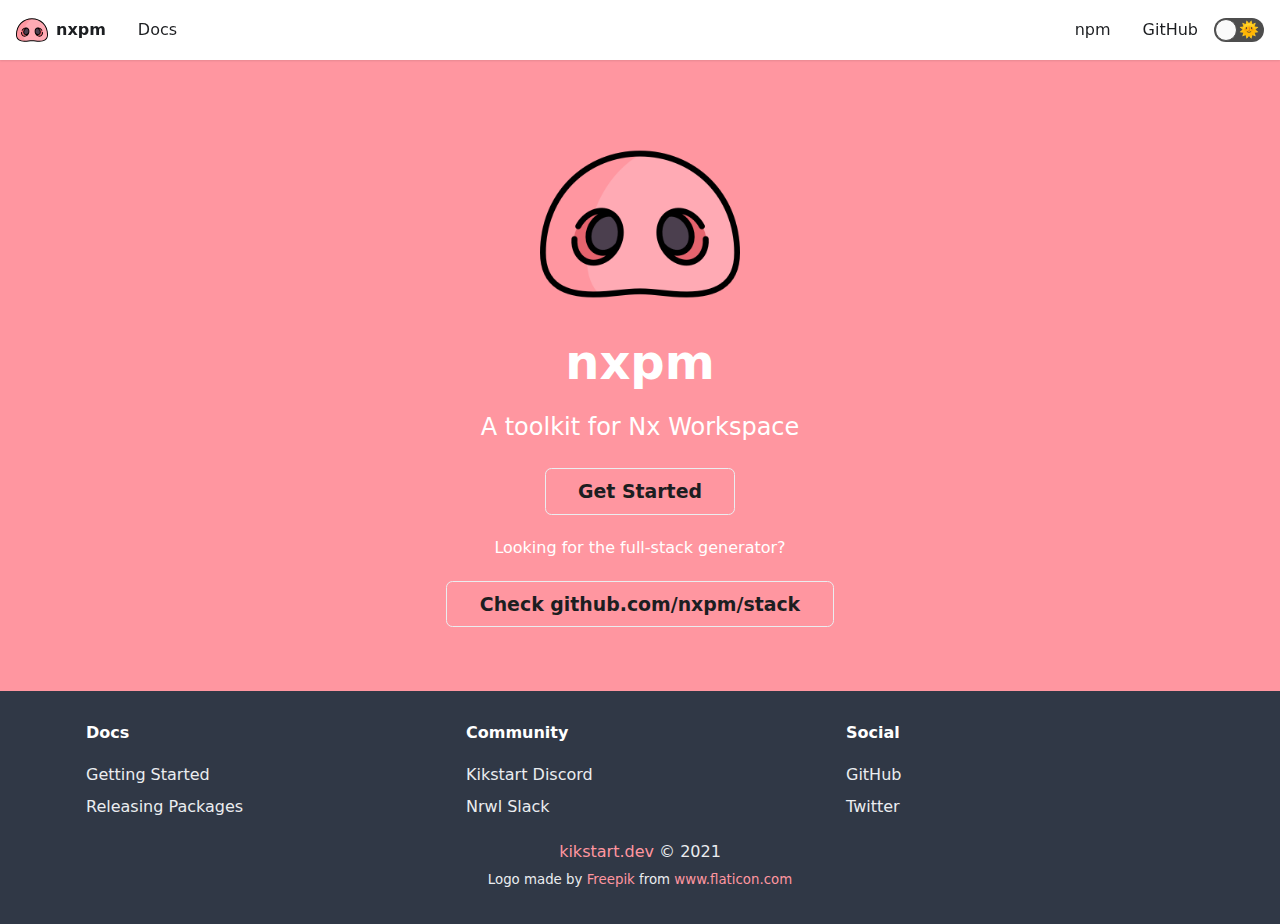
<file: index.html>
<!doctype html>
<html lang="en">
<head>
<meta charset="UTF-8">
<meta name="viewport" content="width=device-width">
<meta name="generator" content="Docusaurus v2.0.0-alpha.54">
<link rel="preconnect" href="https://www.google-analytics.com">
<script>window.ga=window.ga||function(){(ga.q=ga.q||[]).push(arguments)},ga.l=+new Date,ga("create","UA-166626980-1","auto"),ga("send","pageview")</script>
<script async src="https://www.google-analytics.com/analytics.js"></script>

<title data-react-helmet="true">nxpm - A toolkit for Nx Workspace | nxpm</title>

<meta data-react-helmet="true" property="og:title" content="nxpm - A toolkit for Nx Workspace | nxpm"><meta data-react-helmet="true" name="description" content="Tools to make the world-class [nx workspace](https://github.com/nrwl/nx) even more amazing!"><meta data-react-helmet="true" property="og:description" content="Tools to make the world-class [nx workspace](https://github.com/nrwl/nx) even more amazing!"><meta data-react-helmet="true" name="twitter:card" content="summary_large_image">

<link data-react-helmet="true" rel="shortcut icon" href="/img/favicon.ico">


<link rel="stylesheet" href="/styles.38c98b87.css">


<link rel="preload" href="/styles.613a000e.js" as="script">

<link rel="preload" href="/runtime~main.6638c79a.js" as="script">

<link rel="preload" href="/main.eb0fb56d.js" as="script">

<link rel="preload" href="/1.bcdec24c.js" as="script">

<link rel="preload" href="/2.22f0e47a.js" as="script">

<link rel="preload" href="/c4f5d8e4.8598afdd.js" as="script">

</head>
<body>
<script>!function(){function t(t){document.documentElement.setAttribute("data-theme",t)}var e=window.matchMedia("(prefers-color-scheme: dark)"),n=function(){var t=null;try{t=localStorage.getItem("theme")}catch(t){}return t}();null!==n?t(n):e.matches&&t("dark")}()</script>
<div id="__docusaurus">
<nav class="navbar navbar--light navbar--fixed-top"><div class="navbar__inner"><div class="navbar__items"><div aria-label="Navigation bar toggle" class="navbar__toggle" role="button" tabindex="0"><svg xmlns="http://www.w3.org/2000/svg" width="30" height="30" viewBox="0 0 30 30" role="img" focusable="false"><title>Menu</title><path stroke="currentColor" stroke-linecap="round" stroke-miterlimit="10" stroke-width="2" d="M4 7h22M4 15h22M4 23h22"></path></svg></div><a class="navbar__brand" href="/"><img class="navbar__logo" src="/img/logo.svg" alt="nxpm logo"><strong class="navbar__title">nxpm</strong></a><a class="navbar__item navbar__link" href="/docs/getting-started">Docs</a></div><div class="navbar__items navbar__items--right"><a target="_blank" rel="noopener noreferrer" href="https://www.npmjs.com/package/nxpm" class="navbar__item navbar__link">npm</a><a target="_blank" rel="noopener noreferrer" href="https://github.com/nxpm/nxpm-cli" class="navbar__item navbar__link">GitHub</a><div class="react-toggle react-toggle--disabled displayOnlyInLargeViewport_1gtM"><div class="react-toggle-track"><div class="react-toggle-track-check"><span class="toggle_keGJ moon_1gwN"></span></div><div class="react-toggle-track-x"><span class="toggle_keGJ sun_3CPA"></span></div></div><div class="react-toggle-thumb"></div><input type="checkbox" disabled="" aria-label="Dark mode toggle" class="react-toggle-screenreader-only"></div></div></div><div role="presentation" class="navbar-sidebar__backdrop"></div><div class="navbar-sidebar"><div class="navbar-sidebar__brand"><a class="navbar__brand" href="/"><img class="navbar__logo" src="/img/logo.svg" alt="nxpm logo"><strong class="navbar__title">nxpm</strong></a></div><div class="navbar-sidebar__items"><div class="menu"><ul class="menu__list"><li class="menu__list-item"><a class="menu__link" position="left" href="/docs/getting-started">Docs</a></li><li class="menu__list-item"><a target="_blank" rel="noopener noreferrer" href="https://www.npmjs.com/package/nxpm" class="menu__link" position="right">npm</a></li><li class="menu__list-item"><a target="_blank" rel="noopener noreferrer" href="https://github.com/nxpm/nxpm-cli" class="menu__link" position="right">GitHub</a></li></ul></div></div></div></nav><div class="main-wrapper"><header class="hero hero--primary heroBanner_1k0q"><div class="container"><img src="/img/logo.png" class="featureImage_2DG2" alt="nxpm logo made by Freepik from www.flaticon.com" title="pm does *not* stand for pig meat..."><h1 class="hero__title">nxpm</h1><p class="hero__subtitle">A toolkit for Nx Workspace</p><div class="buttons_2ydL"><a class="button button--outline button--secondary button--lg" href="/docs/getting-started">Get Started</a></div><div class="[object Object]"><div style="padding:20px">Looking for the full-stack generator?</div><div><a class="button button--outline button--secondary button--lg" to="https://github.com/nxpm/stack" href="https://github.com/nxpm/stack"> Check github.com/nxpm/stack</a></div></div></div></header><main></main></div><footer class="footer footer--dark"><div class="container"><div class="row footer__links"><div class="col footer__col"><h4 class="footer__title">Docs</h4><ul class="footer__items"><li class="footer__item"><a class="footer__link-item" href="/docs/getting-started">Getting Started</a></li><li class="footer__item"><a class="footer__link-item" href="/docs/guides/releasing-packages">Releasing Packages</a></li></ul></div><div class="col footer__col"><h4 class="footer__title">Community</h4><ul class="footer__items"><li class="footer__item"><a class="footer__link-item" target="_blank" rel="noopener noreferrer" href="https://discord.gg/RTgCpDd">Kikstart Discord</a></li><li class="footer__item"><a class="footer__link-item" target="_blank" rel="noopener noreferrer" href="https://join.slack.com/t/nrwlcommunity/shared_invite/zt-9oqftflu-gcpO8xpMCdBhxUWmtuwr~g">Nrwl Slack</a></li></ul></div><div class="col footer__col"><h4 class="footer__title">Social</h4><ul class="footer__items"><li class="footer__item"><a class="footer__link-item" target="_blank" rel="noopener noreferrer" href="https://github.com/nxpm">GitHub</a></li><li class="footer__item"><a class="footer__link-item" target="_blank" rel="noopener noreferrer" href="https://twitter.com/beeman_nl">Twitter</a></li></ul></div></div><div class="text--center"><div><a target="_blank" href="https://kikstart.dev">kikstart.dev</a> © 2021<br><small>Logo made by <a href="https://www.flaticon.com/authors/freepik" title="Freepik">Freepik</a> from <a href="https://www.flaticon.com/" title="Flaticon">www.flaticon.com</a></small></div></div></div></footer>
</div>

<script src="/styles.613a000e.js"></script>

<script src="/runtime~main.6638c79a.js"></script>

<script src="/main.eb0fb56d.js"></script>

<script src="/1.bcdec24c.js"></script>

<script src="/2.22f0e47a.js"></script>

<script src="/c4f5d8e4.8598afdd.js"></script>


</body>
</html>
</file>
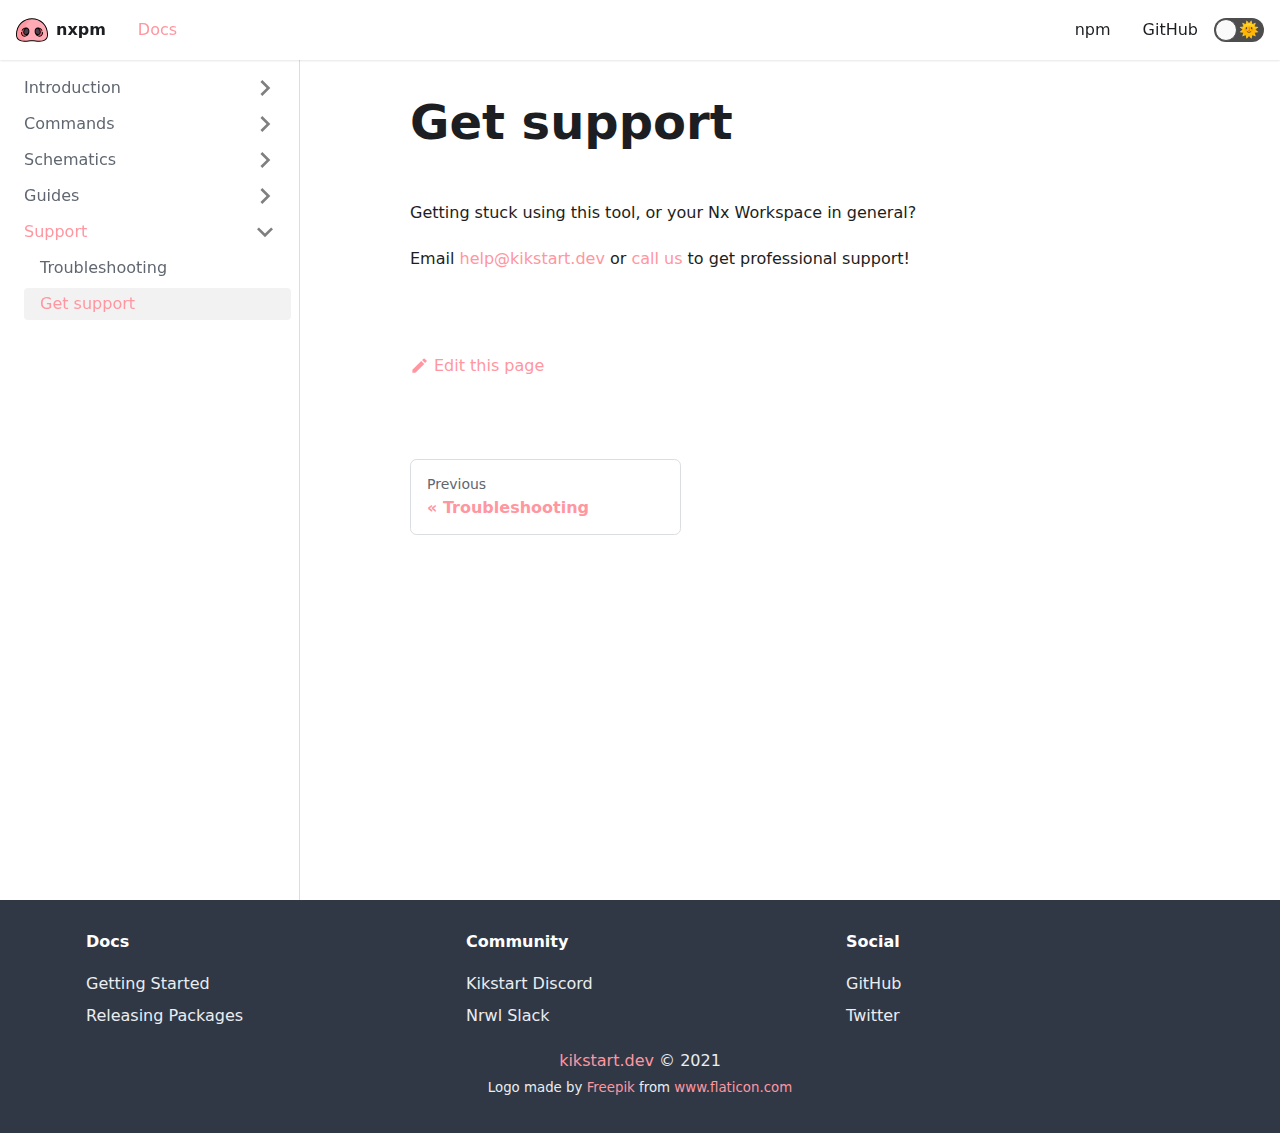
<file: docs/get-support/index.html>
<!doctype html>
<html lang="en">
<head>
<meta charset="UTF-8">
<meta name="viewport" content="width=device-width">
<meta name="generator" content="Docusaurus v2.0.0-alpha.54">
<link rel="preconnect" href="https://www.google-analytics.com">
<script>window.ga=window.ga||function(){(ga.q=ga.q||[]).push(arguments)},ga.l=+new Date,ga("create","UA-166626980-1","auto"),ga("send","pageview")</script>
<script async src="https://www.google-analytics.com/analytics.js"></script>

<title data-react-helmet="true">Get support | nxpm</title>

<meta data-react-helmet="true" name="twitter:card" content="summary_large_image"><meta data-react-helmet="true" property="og:title" content="Get support | nxpm"><meta data-react-helmet="true" name="description" content="Getting stuck using this tool, or your Nx Workspace in general?"><meta data-react-helmet="true" property="og:description" content="Getting stuck using this tool, or your Nx Workspace in general?"><meta data-react-helmet="true" property="og:url" content="https://nxpm.dev/docs/get-support">

<link data-react-helmet="true" rel="shortcut icon" href="/img/favicon.ico">


<link rel="stylesheet" href="/styles.38c98b87.css">


<link rel="preload" href="/styles.613a000e.js" as="script">

<link rel="preload" href="/runtime~main.6638c79a.js" as="script">

<link rel="preload" href="/main.eb0fb56d.js" as="script">

<link rel="preload" href="/1.bcdec24c.js" as="script">

<link rel="preload" href="/2.22f0e47a.js" as="script">

<link rel="preload" href="/20.19955015.js" as="script">

<link rel="preload" href="/20ac7829.060a9150.js" as="script">

<link rel="preload" href="/17896441.c4cf05bb.js" as="script">

<link rel="preload" href="/2b26d649.f4e87516.js" as="script">

</head>
<body>
<script>!function(){function t(t){document.documentElement.setAttribute("data-theme",t)}var e=window.matchMedia("(prefers-color-scheme: dark)"),n=function(){var t=null;try{t=localStorage.getItem("theme")}catch(t){}return t}();null!==n?t(n):e.matches&&t("dark")}()</script>
<div id="__docusaurus">
<nav class="navbar navbar--light navbar--fixed-top"><div class="navbar__inner"><div class="navbar__items"><div aria-label="Navigation bar toggle" class="navbar__toggle" role="button" tabindex="0"><svg xmlns="http://www.w3.org/2000/svg" width="30" height="30" viewBox="0 0 30 30" role="img" focusable="false"><title>Menu</title><path stroke="currentColor" stroke-linecap="round" stroke-miterlimit="10" stroke-width="2" d="M4 7h22M4 15h22M4 23h22"></path></svg></div><a class="navbar__brand" href="/"><img class="navbar__logo" src="/img/logo.svg" alt="nxpm logo"><strong class="navbar__title">nxpm</strong></a><a aria-current="page" class="navbar__item navbar__link navbar__link--active" href="/docs/getting-started">Docs</a></div><div class="navbar__items navbar__items--right"><a target="_blank" rel="noopener noreferrer" href="https://www.npmjs.com/package/nxpm" class="navbar__item navbar__link">npm</a><a target="_blank" rel="noopener noreferrer" href="https://github.com/nxpm/nxpm-cli" class="navbar__item navbar__link">GitHub</a><div class="react-toggle react-toggle--disabled displayOnlyInLargeViewport_1gtM"><div class="react-toggle-track"><div class="react-toggle-track-check"><span class="toggle_keGJ moon_1gwN"></span></div><div class="react-toggle-track-x"><span class="toggle_keGJ sun_3CPA"></span></div></div><div class="react-toggle-thumb"></div><input type="checkbox" disabled="" aria-label="Dark mode toggle" class="react-toggle-screenreader-only"></div></div></div><div role="presentation" class="navbar-sidebar__backdrop"></div><div class="navbar-sidebar"><div class="navbar-sidebar__brand"><a class="navbar__brand" href="/"><img class="navbar__logo" src="/img/logo.svg" alt="nxpm logo"><strong class="navbar__title">nxpm</strong></a></div><div class="navbar-sidebar__items"><div class="menu"><ul class="menu__list"><li class="menu__list-item"><a aria-current="page" class="menu__link navbar__link--active" position="left" href="/docs/getting-started">Docs</a></li><li class="menu__list-item"><a target="_blank" rel="noopener noreferrer" href="https://www.npmjs.com/package/nxpm" class="menu__link" position="right">npm</a></li><li class="menu__list-item"><a target="_blank" rel="noopener noreferrer" href="https://github.com/nxpm/nxpm-cli" class="menu__link" position="right">GitHub</a></li></ul></div></div></div></nav><div class="main-wrapper"><div class="docPage_1kjD"><div class="docSidebarContainer_1cYp"><div class="sidebar_1kLs"><div class="menu menu--responsive menu_w2sC"><button aria-label="Open Menu" aria-haspopup="true" class="button button--secondary button--sm menu__button" type="button"><svg aria-label="Menu" class="sidebarMenuIcon_2vk4" xmlns="http://www.w3.org/2000/svg" height="24" width="24" viewBox="0 0 32 32" role="img" focusable="false"><title>Menu</title><path stroke="currentColor" stroke-linecap="round" stroke-miterlimit="10" stroke-width="2" d="M4 7h22M4 15h22M4 23h22"></path></svg></button><ul class="menu__list"><li class="menu__list-item menu__list-item--collapsed"><a class="menu__link menu__link--sublist" href="#!">Introduction</a><ul class="menu__list"><li class="menu__list-item"><a class="menu__link" tabindex="-1" href="/docs/getting-started">Getting Started</a></li><li class="menu__list-item"><a class="menu__link" tabindex="-1" href="/docs/installation">Installation</a></li><li class="menu__list-item"><a class="menu__link" tabindex="-1" href="/docs/usage">Usage</a></li></ul></li><li class="menu__list-item menu__list-item--collapsed"><a class="menu__link menu__link--sublist" href="#!">Commands</a><ul class="menu__list"><li class="menu__list-item"><a class="menu__link" tabindex="-1" href="/docs/commands/plugins">plugins</a></li><li class="menu__list-item"><a class="menu__link" tabindex="-1" href="/docs/commands/projects">projects</a></li><li class="menu__list-item"><a class="menu__link" tabindex="-1" href="/docs/commands/registry">registry</a></li><li class="menu__list-item"><a class="menu__link" tabindex="-1" href="/docs/commands/release">release</a></li></ul></li><li class="menu__list-item menu__list-item--collapsed"><a class="menu__link menu__link--sublist" href="#!">Schematics</a><ul class="menu__list"><li class="menu__list-item"><a class="menu__link" tabindex="-1" href="/docs/schematics/schematics-library">schematics-library</a></li></ul></li><li class="menu__list-item menu__list-item--collapsed"><a class="menu__link menu__link--sublist" href="#!">Guides</a><ul class="menu__list"><li class="menu__list-item"><a class="menu__link" tabindex="-1" href="/docs/guides/releasing-packages">Releasing packages</a></li></ul></li><li class="menu__list-item"><a class="menu__link menu__link--sublist menu__link--active" href="#!">Support</a><ul class="menu__list"><li class="menu__list-item"><a class="menu__link" tabindex="0" href="/docs/troubleshooting">Troubleshooting</a></li><li class="menu__list-item"><a aria-current="page" class="menu__link menu__link--active" tabindex="0" href="/docs/get-support">Get support</a></li></ul></li></ul></div></div></div><main class="docMainContainer_FFX1"><div class="container padding-vert--lg docItemWrapper_1cc7"><div class="row"><div class="col docItemCol_2GOA"><div class="docItemContainer_2cwg"><article><header><h1 class="docTitle_1vWb">Get support</h1></header><div class="markdown"><p>Getting stuck using this tool, or your Nx Workspace in general?</p><p>Email <a href="mailto:help@kikstart.dev">help@kikstart.dev</a> or <a href="tel:+15409233626">call us</a> to get professional support!</p></div></article><div class="margin-vert--xl"><div class="row"><div class="col"><a href="https://github.com/nxpm/nxpm/edit/master/apps/docs/docs/get-support.md" target="_blank" rel="noreferrer noopener"><svg fill="currentColor" height="1.2em" width="1.2em" preserveAspectRatio="xMidYMid meet" viewBox="0 0 40 40" style="margin-right:0.3em;vertical-align:sub"><g><path d="m34.5 11.7l-3 3.1-6.3-6.3 3.1-3q0.5-0.5 1.2-0.5t1.1 0.5l3.9 3.9q0.5 0.4 0.5 1.1t-0.5 1.2z m-29.5 17.1l18.4-18.5 6.3 6.3-18.4 18.4h-6.3v-6.2z"></path></g></svg>Edit this page</a></div></div></div><div class="margin-vert--lg"><nav class="pagination-nav"><div class="pagination-nav__item"><a class="pagination-nav__link" href="/docs/troubleshooting"><div class="pagination-nav__link--sublabel">Previous</div><div class="pagination-nav__link--label">« Troubleshooting</div></a></div><div class="pagination-nav__item pagination-nav__item--next"></div></nav></div></div></div><div class="col col--3"><div class="tableOfContents_TbNY"></div></div></div></div></main></div></div><footer class="footer footer--dark"><div class="container"><div class="row footer__links"><div class="col footer__col"><h4 class="footer__title">Docs</h4><ul class="footer__items"><li class="footer__item"><a class="footer__link-item" href="/docs/getting-started">Getting Started</a></li><li class="footer__item"><a class="footer__link-item" href="/docs/guides/releasing-packages">Releasing Packages</a></li></ul></div><div class="col footer__col"><h4 class="footer__title">Community</h4><ul class="footer__items"><li class="footer__item"><a class="footer__link-item" target="_blank" rel="noopener noreferrer" href="https://discord.gg/RTgCpDd">Kikstart Discord</a></li><li class="footer__item"><a class="footer__link-item" target="_blank" rel="noopener noreferrer" href="https://join.slack.com/t/nrwlcommunity/shared_invite/zt-9oqftflu-gcpO8xpMCdBhxUWmtuwr~g">Nrwl Slack</a></li></ul></div><div class="col footer__col"><h4 class="footer__title">Social</h4><ul class="footer__items"><li class="footer__item"><a class="footer__link-item" target="_blank" rel="noopener noreferrer" href="https://github.com/nxpm">GitHub</a></li><li class="footer__item"><a class="footer__link-item" target="_blank" rel="noopener noreferrer" href="https://twitter.com/beeman_nl">Twitter</a></li></ul></div></div><div class="text--center"><div><a target="_blank" href="https://kikstart.dev">kikstart.dev</a> © 2021<br><small>Logo made by <a href="https://www.flaticon.com/authors/freepik" title="Freepik">Freepik</a> from <a href="https://www.flaticon.com/" title="Flaticon">www.flaticon.com</a></small></div></div></div></footer>
</div>

<script src="/styles.613a000e.js"></script>

<script src="/runtime~main.6638c79a.js"></script>

<script src="/main.eb0fb56d.js"></script>

<script src="/1.bcdec24c.js"></script>

<script src="/2.22f0e47a.js"></script>

<script src="/20.19955015.js"></script>

<script src="/20ac7829.060a9150.js"></script>

<script src="/17896441.c4cf05bb.js"></script>

<script src="/2b26d649.f4e87516.js"></script>


</body>
</html>
</file>
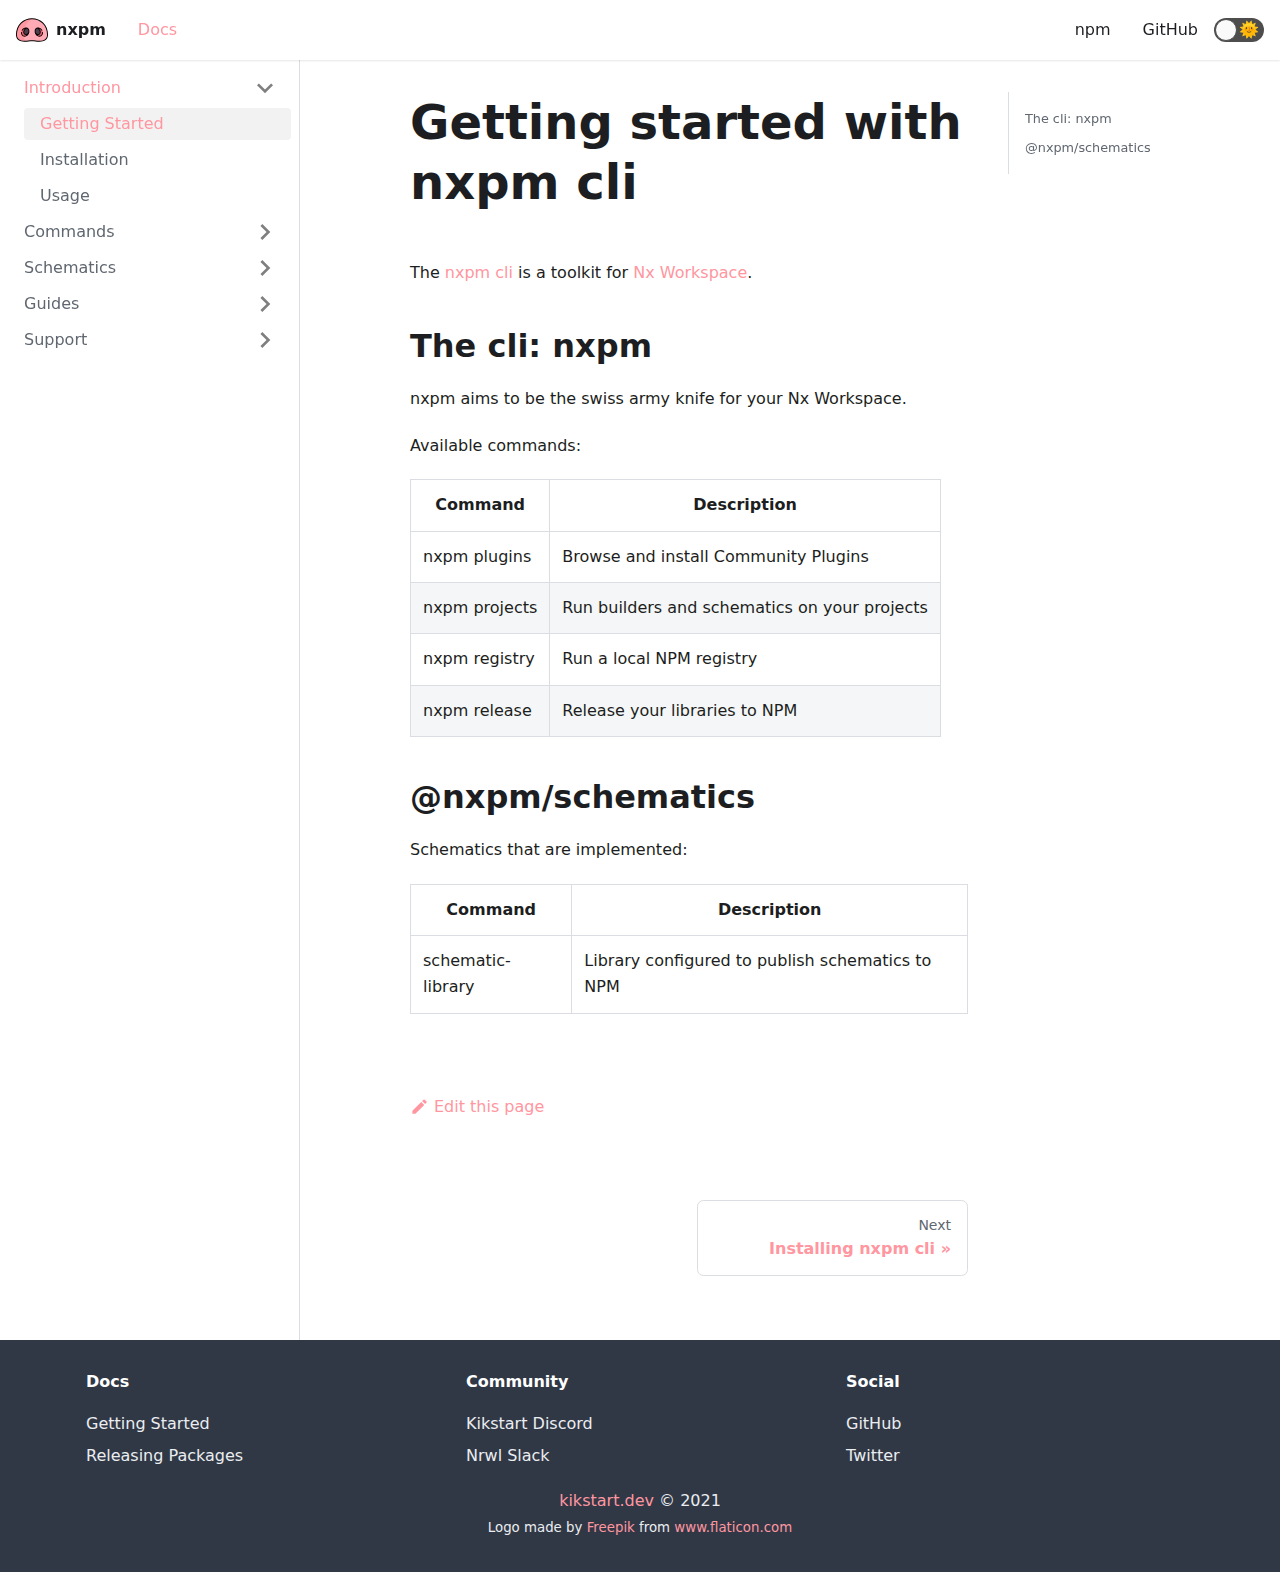
<file: docs/getting-started/index.html>
<!doctype html>
<html lang="en">
<head>
<meta charset="UTF-8">
<meta name="viewport" content="width=device-width">
<meta name="generator" content="Docusaurus v2.0.0-alpha.54">
<link rel="preconnect" href="https://www.google-analytics.com">
<script>window.ga=window.ga||function(){(ga.q=ga.q||[]).push(arguments)},ga.l=+new Date,ga("create","UA-166626980-1","auto"),ga("send","pageview")</script>
<script async src="https://www.google-analytics.com/analytics.js"></script>

<title data-react-helmet="true">Getting started with nxpm cli | nxpm</title>

<meta data-react-helmet="true" name="twitter:card" content="summary_large_image"><meta data-react-helmet="true" property="og:title" content="Getting started with nxpm cli | nxpm"><meta data-react-helmet="true" name="description" content="The [nxpm cli](https://www.npmjs.com/package/nxpm) is a toolkit for [Nx Workspace](https://github.com/nrwl/nx/)."><meta data-react-helmet="true" property="og:description" content="The [nxpm cli](https://www.npmjs.com/package/nxpm) is a toolkit for [Nx Workspace](https://github.com/nrwl/nx/)."><meta data-react-helmet="true" property="og:url" content="https://nxpm.dev/docs/getting-started">

<link data-react-helmet="true" rel="shortcut icon" href="/img/favicon.ico">


<link rel="stylesheet" href="/styles.38c98b87.css">


<link rel="preload" href="/styles.613a000e.js" as="script">

<link rel="preload" href="/runtime~main.6638c79a.js" as="script">

<link rel="preload" href="/main.eb0fb56d.js" as="script">

<link rel="preload" href="/1.bcdec24c.js" as="script">

<link rel="preload" href="/2.22f0e47a.js" as="script">

<link rel="preload" href="/20.19955015.js" as="script">

<link rel="preload" href="/20ac7829.060a9150.js" as="script">

<link rel="preload" href="/17896441.c4cf05bb.js" as="script">

<link rel="preload" href="/d589d3a7.8f867848.js" as="script">

</head>
<body>
<script>!function(){function t(t){document.documentElement.setAttribute("data-theme",t)}var e=window.matchMedia("(prefers-color-scheme: dark)"),n=function(){var t=null;try{t=localStorage.getItem("theme")}catch(t){}return t}();null!==n?t(n):e.matches&&t("dark")}()</script>
<div id="__docusaurus">
<nav class="navbar navbar--light navbar--fixed-top"><div class="navbar__inner"><div class="navbar__items"><div aria-label="Navigation bar toggle" class="navbar__toggle" role="button" tabindex="0"><svg xmlns="http://www.w3.org/2000/svg" width="30" height="30" viewBox="0 0 30 30" role="img" focusable="false"><title>Menu</title><path stroke="currentColor" stroke-linecap="round" stroke-miterlimit="10" stroke-width="2" d="M4 7h22M4 15h22M4 23h22"></path></svg></div><a class="navbar__brand" href="/"><img class="navbar__logo" src="/img/logo.svg" alt="nxpm logo"><strong class="navbar__title">nxpm</strong></a><a aria-current="page" class="navbar__item navbar__link navbar__link--active" href="/docs/getting-started">Docs</a></div><div class="navbar__items navbar__items--right"><a target="_blank" rel="noopener noreferrer" href="https://www.npmjs.com/package/nxpm" class="navbar__item navbar__link">npm</a><a target="_blank" rel="noopener noreferrer" href="https://github.com/nxpm/nxpm-cli" class="navbar__item navbar__link">GitHub</a><div class="react-toggle react-toggle--disabled displayOnlyInLargeViewport_1gtM"><div class="react-toggle-track"><div class="react-toggle-track-check"><span class="toggle_keGJ moon_1gwN"></span></div><div class="react-toggle-track-x"><span class="toggle_keGJ sun_3CPA"></span></div></div><div class="react-toggle-thumb"></div><input type="checkbox" disabled="" aria-label="Dark mode toggle" class="react-toggle-screenreader-only"></div></div></div><div role="presentation" class="navbar-sidebar__backdrop"></div><div class="navbar-sidebar"><div class="navbar-sidebar__brand"><a class="navbar__brand" href="/"><img class="navbar__logo" src="/img/logo.svg" alt="nxpm logo"><strong class="navbar__title">nxpm</strong></a></div><div class="navbar-sidebar__items"><div class="menu"><ul class="menu__list"><li class="menu__list-item"><a aria-current="page" class="menu__link navbar__link--active" position="left" href="/docs/getting-started">Docs</a></li><li class="menu__list-item"><a target="_blank" rel="noopener noreferrer" href="https://www.npmjs.com/package/nxpm" class="menu__link" position="right">npm</a></li><li class="menu__list-item"><a target="_blank" rel="noopener noreferrer" href="https://github.com/nxpm/nxpm-cli" class="menu__link" position="right">GitHub</a></li></ul></div></div></div></nav><div class="main-wrapper"><div class="docPage_1kjD"><div class="docSidebarContainer_1cYp"><div class="sidebar_1kLs"><div class="menu menu--responsive menu_w2sC"><button aria-label="Open Menu" aria-haspopup="true" class="button button--secondary button--sm menu__button" type="button"><svg aria-label="Menu" class="sidebarMenuIcon_2vk4" xmlns="http://www.w3.org/2000/svg" height="24" width="24" viewBox="0 0 32 32" role="img" focusable="false"><title>Menu</title><path stroke="currentColor" stroke-linecap="round" stroke-miterlimit="10" stroke-width="2" d="M4 7h22M4 15h22M4 23h22"></path></svg></button><ul class="menu__list"><li class="menu__list-item"><a class="menu__link menu__link--sublist menu__link--active" href="#!">Introduction</a><ul class="menu__list"><li class="menu__list-item"><a aria-current="page" class="menu__link menu__link--active" tabindex="0" href="/docs/getting-started">Getting Started</a></li><li class="menu__list-item"><a class="menu__link" tabindex="0" href="/docs/installation">Installation</a></li><li class="menu__list-item"><a class="menu__link" tabindex="0" href="/docs/usage">Usage</a></li></ul></li><li class="menu__list-item menu__list-item--collapsed"><a class="menu__link menu__link--sublist" href="#!">Commands</a><ul class="menu__list"><li class="menu__list-item"><a class="menu__link" tabindex="-1" href="/docs/commands/plugins">plugins</a></li><li class="menu__list-item"><a class="menu__link" tabindex="-1" href="/docs/commands/projects">projects</a></li><li class="menu__list-item"><a class="menu__link" tabindex="-1" href="/docs/commands/registry">registry</a></li><li class="menu__list-item"><a class="menu__link" tabindex="-1" href="/docs/commands/release">release</a></li></ul></li><li class="menu__list-item menu__list-item--collapsed"><a class="menu__link menu__link--sublist" href="#!">Schematics</a><ul class="menu__list"><li class="menu__list-item"><a class="menu__link" tabindex="-1" href="/docs/schematics/schematics-library">schematics-library</a></li></ul></li><li class="menu__list-item menu__list-item--collapsed"><a class="menu__link menu__link--sublist" href="#!">Guides</a><ul class="menu__list"><li class="menu__list-item"><a class="menu__link" tabindex="-1" href="/docs/guides/releasing-packages">Releasing packages</a></li></ul></li><li class="menu__list-item menu__list-item--collapsed"><a class="menu__link menu__link--sublist" href="#!">Support</a><ul class="menu__list"><li class="menu__list-item"><a class="menu__link" tabindex="-1" href="/docs/troubleshooting">Troubleshooting</a></li><li class="menu__list-item"><a class="menu__link" tabindex="-1" href="/docs/get-support">Get support</a></li></ul></li></ul></div></div></div><main class="docMainContainer_FFX1"><div class="container padding-vert--lg docItemWrapper_1cc7"><div class="row"><div class="col docItemCol_2GOA"><div class="docItemContainer_2cwg"><article><header><h1 class="docTitle_1vWb">Getting started with nxpm cli</h1></header><div class="markdown"><p>The <a href="https://www.npmjs.com/package/nxpm">nxpm cli</a> is a toolkit for <a href="https://github.com/nrwl/nx/">Nx Workspace</a>.</p><h2><a aria-hidden="true" tabindex="-1" class="anchor enhancedAnchor_ZqCz" id="the-cli-nxpm"></a><a aria-hidden="true" tabindex="-1" class="hash-link" href="#the-cli-nxpm" title="Direct link to heading">#</a>The cli: nxpm</h2><p>nxpm aims to be the swiss army knife for your Nx Workspace.</p><p>Available commands:</p><table><thead><tr><th>Command</th><th>Description</th></tr></thead><tbody><tr><td>nxpm plugins</td><td>Browse and install Community Plugins</td></tr><tr><td>nxpm projects</td><td>Run builders and schematics on your projects</td></tr><tr><td>nxpm registry</td><td>Run a local NPM registry</td></tr><tr><td>nxpm release</td><td>Release your libraries to NPM</td></tr></tbody></table><h2><a aria-hidden="true" tabindex="-1" class="anchor enhancedAnchor_ZqCz" id="nxpmschematics"></a><a aria-hidden="true" tabindex="-1" class="hash-link" href="#nxpmschematics" title="Direct link to heading">#</a>@nxpm/schematics</h2><p>Schematics that are implemented:</p><table><thead><tr><th>Command</th><th>Description</th></tr></thead><tbody><tr><td>schematic-library</td><td>Library configured to publish schematics to NPM</td></tr></tbody></table></div></article><div class="margin-vert--xl"><div class="row"><div class="col"><a href="https://github.com/nxpm/nxpm/edit/master/apps/docs/docs/getting-started.md" target="_blank" rel="noreferrer noopener"><svg fill="currentColor" height="1.2em" width="1.2em" preserveAspectRatio="xMidYMid meet" viewBox="0 0 40 40" style="margin-right:0.3em;vertical-align:sub"><g><path d="m34.5 11.7l-3 3.1-6.3-6.3 3.1-3q0.5-0.5 1.2-0.5t1.1 0.5l3.9 3.9q0.5 0.4 0.5 1.1t-0.5 1.2z m-29.5 17.1l18.4-18.5 6.3 6.3-18.4 18.4h-6.3v-6.2z"></path></g></svg>Edit this page</a></div></div></div><div class="margin-vert--lg"><nav class="pagination-nav"><div class="pagination-nav__item"></div><div class="pagination-nav__item pagination-nav__item--next"><a class="pagination-nav__link" href="/docs/installation"><div class="pagination-nav__link--sublabel">Next</div><div class="pagination-nav__link--label">Installing nxpm cli »</div></a></div></nav></div></div></div><div class="col col--3"><div class="tableOfContents_TbNY"><ul class="contents contents__left-border"><li><a href="#the-cli-nxpm" class="contents__link">The cli: nxpm</a></li><li><a href="#nxpmschematics" class="contents__link">@nxpm/schematics</a></li></ul></div></div></div></div></main></div></div><footer class="footer footer--dark"><div class="container"><div class="row footer__links"><div class="col footer__col"><h4 class="footer__title">Docs</h4><ul class="footer__items"><li class="footer__item"><a class="footer__link-item" href="/docs/getting-started">Getting Started</a></li><li class="footer__item"><a class="footer__link-item" href="/docs/guides/releasing-packages">Releasing Packages</a></li></ul></div><div class="col footer__col"><h4 class="footer__title">Community</h4><ul class="footer__items"><li class="footer__item"><a class="footer__link-item" target="_blank" rel="noopener noreferrer" href="https://discord.gg/RTgCpDd">Kikstart Discord</a></li><li class="footer__item"><a class="footer__link-item" target="_blank" rel="noopener noreferrer" href="https://join.slack.com/t/nrwlcommunity/shared_invite/zt-9oqftflu-gcpO8xpMCdBhxUWmtuwr~g">Nrwl Slack</a></li></ul></div><div class="col footer__col"><h4 class="footer__title">Social</h4><ul class="footer__items"><li class="footer__item"><a class="footer__link-item" target="_blank" rel="noopener noreferrer" href="https://github.com/nxpm">GitHub</a></li><li class="footer__item"><a class="footer__link-item" target="_blank" rel="noopener noreferrer" href="https://twitter.com/beeman_nl">Twitter</a></li></ul></div></div><div class="text--center"><div><a target="_blank" href="https://kikstart.dev">kikstart.dev</a> © 2021<br><small>Logo made by <a href="https://www.flaticon.com/authors/freepik" title="Freepik">Freepik</a> from <a href="https://www.flaticon.com/" title="Flaticon">www.flaticon.com</a></small></div></div></div></footer>
</div>

<script src="/styles.613a000e.js"></script>

<script src="/runtime~main.6638c79a.js"></script>

<script src="/main.eb0fb56d.js"></script>

<script src="/1.bcdec24c.js"></script>

<script src="/2.22f0e47a.js"></script>

<script src="/20.19955015.js"></script>

<script src="/20ac7829.060a9150.js"></script>

<script src="/17896441.c4cf05bb.js"></script>

<script src="/d589d3a7.8f867848.js"></script>


</body>
</html>
</file>
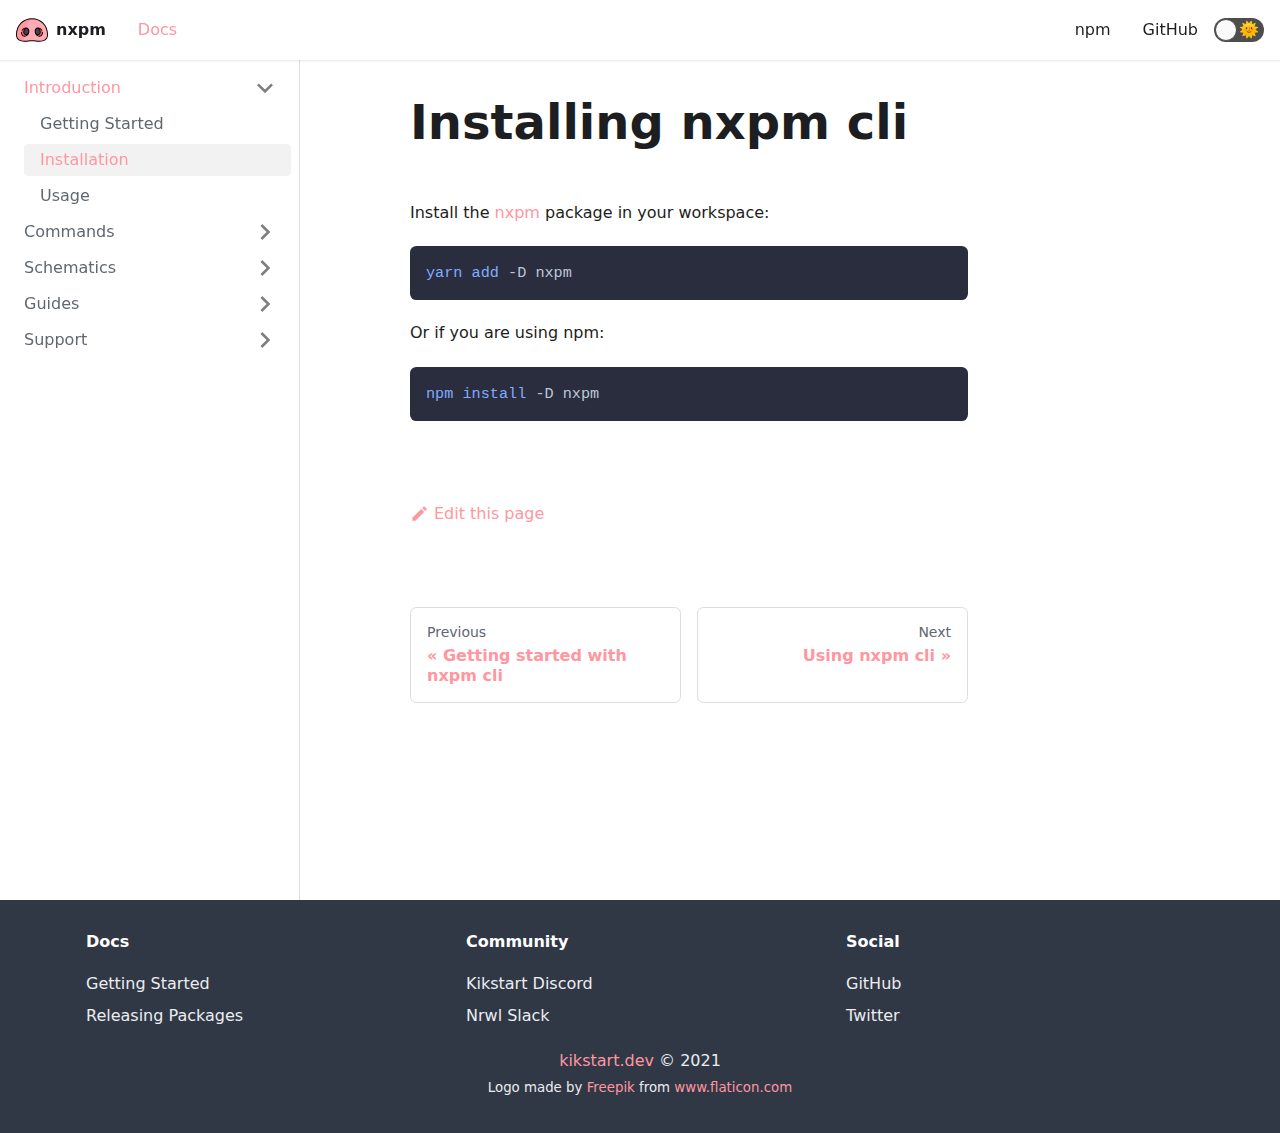
<file: docs/installation/index.html>
<!doctype html>
<html lang="en">
<head>
<meta charset="UTF-8">
<meta name="viewport" content="width=device-width">
<meta name="generator" content="Docusaurus v2.0.0-alpha.54">
<link rel="preconnect" href="https://www.google-analytics.com">
<script>window.ga=window.ga||function(){(ga.q=ga.q||[]).push(arguments)},ga.l=+new Date,ga("create","UA-166626980-1","auto"),ga("send","pageview")</script>
<script async src="https://www.google-analytics.com/analytics.js"></script>

<title data-react-helmet="true">Installing nxpm cli | nxpm</title>

<meta data-react-helmet="true" name="twitter:card" content="summary_large_image"><meta data-react-helmet="true" property="og:title" content="Installing nxpm cli | nxpm"><meta data-react-helmet="true" name="description" content="Install the [nxpm](https://www.npmjs.com/package/nxpm) package in your workspace:"><meta data-react-helmet="true" property="og:description" content="Install the [nxpm](https://www.npmjs.com/package/nxpm) package in your workspace:"><meta data-react-helmet="true" property="og:url" content="https://nxpm.dev/docs/installation">

<link data-react-helmet="true" rel="shortcut icon" href="/img/favicon.ico">


<link rel="stylesheet" href="/styles.38c98b87.css">


<link rel="preload" href="/styles.613a000e.js" as="script">

<link rel="preload" href="/runtime~main.6638c79a.js" as="script">

<link rel="preload" href="/main.eb0fb56d.js" as="script">

<link rel="preload" href="/1.bcdec24c.js" as="script">

<link rel="preload" href="/2.22f0e47a.js" as="script">

<link rel="preload" href="/20.19955015.js" as="script">

<link rel="preload" href="/20ac7829.060a9150.js" as="script">

<link rel="preload" href="/17896441.c4cf05bb.js" as="script">

<link rel="preload" href="/3b8c55ea.f7d7f2c2.js" as="script">

</head>
<body>
<script>!function(){function t(t){document.documentElement.setAttribute("data-theme",t)}var e=window.matchMedia("(prefers-color-scheme: dark)"),n=function(){var t=null;try{t=localStorage.getItem("theme")}catch(t){}return t}();null!==n?t(n):e.matches&&t("dark")}()</script>
<div id="__docusaurus">
<nav class="navbar navbar--light navbar--fixed-top"><div class="navbar__inner"><div class="navbar__items"><div aria-label="Navigation bar toggle" class="navbar__toggle" role="button" tabindex="0"><svg xmlns="http://www.w3.org/2000/svg" width="30" height="30" viewBox="0 0 30 30" role="img" focusable="false"><title>Menu</title><path stroke="currentColor" stroke-linecap="round" stroke-miterlimit="10" stroke-width="2" d="M4 7h22M4 15h22M4 23h22"></path></svg></div><a class="navbar__brand" href="/"><img class="navbar__logo" src="/img/logo.svg" alt="nxpm logo"><strong class="navbar__title">nxpm</strong></a><a aria-current="page" class="navbar__item navbar__link navbar__link--active" href="/docs/getting-started">Docs</a></div><div class="navbar__items navbar__items--right"><a target="_blank" rel="noopener noreferrer" href="https://www.npmjs.com/package/nxpm" class="navbar__item navbar__link">npm</a><a target="_blank" rel="noopener noreferrer" href="https://github.com/nxpm/nxpm-cli" class="navbar__item navbar__link">GitHub</a><div class="react-toggle react-toggle--disabled displayOnlyInLargeViewport_1gtM"><div class="react-toggle-track"><div class="react-toggle-track-check"><span class="toggle_keGJ moon_1gwN"></span></div><div class="react-toggle-track-x"><span class="toggle_keGJ sun_3CPA"></span></div></div><div class="react-toggle-thumb"></div><input type="checkbox" disabled="" aria-label="Dark mode toggle" class="react-toggle-screenreader-only"></div></div></div><div role="presentation" class="navbar-sidebar__backdrop"></div><div class="navbar-sidebar"><div class="navbar-sidebar__brand"><a class="navbar__brand" href="/"><img class="navbar__logo" src="/img/logo.svg" alt="nxpm logo"><strong class="navbar__title">nxpm</strong></a></div><div class="navbar-sidebar__items"><div class="menu"><ul class="menu__list"><li class="menu__list-item"><a aria-current="page" class="menu__link navbar__link--active" position="left" href="/docs/getting-started">Docs</a></li><li class="menu__list-item"><a target="_blank" rel="noopener noreferrer" href="https://www.npmjs.com/package/nxpm" class="menu__link" position="right">npm</a></li><li class="menu__list-item"><a target="_blank" rel="noopener noreferrer" href="https://github.com/nxpm/nxpm-cli" class="menu__link" position="right">GitHub</a></li></ul></div></div></div></nav><div class="main-wrapper"><div class="docPage_1kjD"><div class="docSidebarContainer_1cYp"><div class="sidebar_1kLs"><div class="menu menu--responsive menu_w2sC"><button aria-label="Open Menu" aria-haspopup="true" class="button button--secondary button--sm menu__button" type="button"><svg aria-label="Menu" class="sidebarMenuIcon_2vk4" xmlns="http://www.w3.org/2000/svg" height="24" width="24" viewBox="0 0 32 32" role="img" focusable="false"><title>Menu</title><path stroke="currentColor" stroke-linecap="round" stroke-miterlimit="10" stroke-width="2" d="M4 7h22M4 15h22M4 23h22"></path></svg></button><ul class="menu__list"><li class="menu__list-item"><a class="menu__link menu__link--sublist menu__link--active" href="#!">Introduction</a><ul class="menu__list"><li class="menu__list-item"><a class="menu__link" tabindex="0" href="/docs/getting-started">Getting Started</a></li><li class="menu__list-item"><a aria-current="page" class="menu__link menu__link--active" tabindex="0" href="/docs/installation">Installation</a></li><li class="menu__list-item"><a class="menu__link" tabindex="0" href="/docs/usage">Usage</a></li></ul></li><li class="menu__list-item menu__list-item--collapsed"><a class="menu__link menu__link--sublist" href="#!">Commands</a><ul class="menu__list"><li class="menu__list-item"><a class="menu__link" tabindex="-1" href="/docs/commands/plugins">plugins</a></li><li class="menu__list-item"><a class="menu__link" tabindex="-1" href="/docs/commands/projects">projects</a></li><li class="menu__list-item"><a class="menu__link" tabindex="-1" href="/docs/commands/registry">registry</a></li><li class="menu__list-item"><a class="menu__link" tabindex="-1" href="/docs/commands/release">release</a></li></ul></li><li class="menu__list-item menu__list-item--collapsed"><a class="menu__link menu__link--sublist" href="#!">Schematics</a><ul class="menu__list"><li class="menu__list-item"><a class="menu__link" tabindex="-1" href="/docs/schematics/schematics-library">schematics-library</a></li></ul></li><li class="menu__list-item menu__list-item--collapsed"><a class="menu__link menu__link--sublist" href="#!">Guides</a><ul class="menu__list"><li class="menu__list-item"><a class="menu__link" tabindex="-1" href="/docs/guides/releasing-packages">Releasing packages</a></li></ul></li><li class="menu__list-item menu__list-item--collapsed"><a class="menu__link menu__link--sublist" href="#!">Support</a><ul class="menu__list"><li class="menu__list-item"><a class="menu__link" tabindex="-1" href="/docs/troubleshooting">Troubleshooting</a></li><li class="menu__list-item"><a class="menu__link" tabindex="-1" href="/docs/get-support">Get support</a></li></ul></li></ul></div></div></div><main class="docMainContainer_FFX1"><div class="container padding-vert--lg docItemWrapper_1cc7"><div class="row"><div class="col docItemCol_2GOA"><div class="docItemContainer_2cwg"><article><header><h1 class="docTitle_1vWb">Installing nxpm cli</h1></header><div class="markdown"><p>Install the <a href="https://www.npmjs.com/package/nxpm">nxpm</a> package in your workspace:</p><div class="mdxCodeBlock_iHAB"><div class="codeBlockContent_32p_"><button type="button" aria-label="Copy code to clipboard" class="copyButton_1BYj">Copy</button><div tabindex="0" class="prism-code language-shell codeBlock_19pQ"><div class="codeBlockLines_2n9r" style="color:#bfc7d5;background-color:#292d3e"><div class="token-line" style="color:#bfc7d5"><span class="token function" style="color:rgb(130, 170, 255)">yarn</span><span class="token plain"> </span><span class="token function" style="color:rgb(130, 170, 255)">add</span><span class="token plain"> -D nxpm</span></div></div></div></div></div><p>Or if you are using npm:</p><div class="mdxCodeBlock_iHAB"><div class="codeBlockContent_32p_"><button type="button" aria-label="Copy code to clipboard" class="copyButton_1BYj">Copy</button><div tabindex="0" class="prism-code language-shell codeBlock_19pQ"><div class="codeBlockLines_2n9r" style="color:#bfc7d5;background-color:#292d3e"><div class="token-line" style="color:#bfc7d5"><span class="token function" style="color:rgb(130, 170, 255)">npm</span><span class="token plain"> </span><span class="token function" style="color:rgb(130, 170, 255)">install</span><span class="token plain"> -D nxpm</span></div></div></div></div></div></div></article><div class="margin-vert--xl"><div class="row"><div class="col"><a href="https://github.com/nxpm/nxpm/edit/master/apps/docs/docs/installation.md" target="_blank" rel="noreferrer noopener"><svg fill="currentColor" height="1.2em" width="1.2em" preserveAspectRatio="xMidYMid meet" viewBox="0 0 40 40" style="margin-right:0.3em;vertical-align:sub"><g><path d="m34.5 11.7l-3 3.1-6.3-6.3 3.1-3q0.5-0.5 1.2-0.5t1.1 0.5l3.9 3.9q0.5 0.4 0.5 1.1t-0.5 1.2z m-29.5 17.1l18.4-18.5 6.3 6.3-18.4 18.4h-6.3v-6.2z"></path></g></svg>Edit this page</a></div></div></div><div class="margin-vert--lg"><nav class="pagination-nav"><div class="pagination-nav__item"><a class="pagination-nav__link" href="/docs/getting-started"><div class="pagination-nav__link--sublabel">Previous</div><div class="pagination-nav__link--label">« Getting started with nxpm cli</div></a></div><div class="pagination-nav__item pagination-nav__item--next"><a class="pagination-nav__link" href="/docs/usage"><div class="pagination-nav__link--sublabel">Next</div><div class="pagination-nav__link--label">Using nxpm cli »</div></a></div></nav></div></div></div><div class="col col--3"><div class="tableOfContents_TbNY"></div></div></div></div></main></div></div><footer class="footer footer--dark"><div class="container"><div class="row footer__links"><div class="col footer__col"><h4 class="footer__title">Docs</h4><ul class="footer__items"><li class="footer__item"><a class="footer__link-item" href="/docs/getting-started">Getting Started</a></li><li class="footer__item"><a class="footer__link-item" href="/docs/guides/releasing-packages">Releasing Packages</a></li></ul></div><div class="col footer__col"><h4 class="footer__title">Community</h4><ul class="footer__items"><li class="footer__item"><a class="footer__link-item" target="_blank" rel="noopener noreferrer" href="https://discord.gg/RTgCpDd">Kikstart Discord</a></li><li class="footer__item"><a class="footer__link-item" target="_blank" rel="noopener noreferrer" href="https://join.slack.com/t/nrwlcommunity/shared_invite/zt-9oqftflu-gcpO8xpMCdBhxUWmtuwr~g">Nrwl Slack</a></li></ul></div><div class="col footer__col"><h4 class="footer__title">Social</h4><ul class="footer__items"><li class="footer__item"><a class="footer__link-item" target="_blank" rel="noopener noreferrer" href="https://github.com/nxpm">GitHub</a></li><li class="footer__item"><a class="footer__link-item" target="_blank" rel="noopener noreferrer" href="https://twitter.com/beeman_nl">Twitter</a></li></ul></div></div><div class="text--center"><div><a target="_blank" href="https://kikstart.dev">kikstart.dev</a> © 2021<br><small>Logo made by <a href="https://www.flaticon.com/authors/freepik" title="Freepik">Freepik</a> from <a href="https://www.flaticon.com/" title="Flaticon">www.flaticon.com</a></small></div></div></div></footer>
</div>

<script src="/styles.613a000e.js"></script>

<script src="/runtime~main.6638c79a.js"></script>

<script src="/main.eb0fb56d.js"></script>

<script src="/1.bcdec24c.js"></script>

<script src="/2.22f0e47a.js"></script>

<script src="/20.19955015.js"></script>

<script src="/20ac7829.060a9150.js"></script>

<script src="/17896441.c4cf05bb.js"></script>

<script src="/3b8c55ea.f7d7f2c2.js"></script>


</body>
</html>
</file>
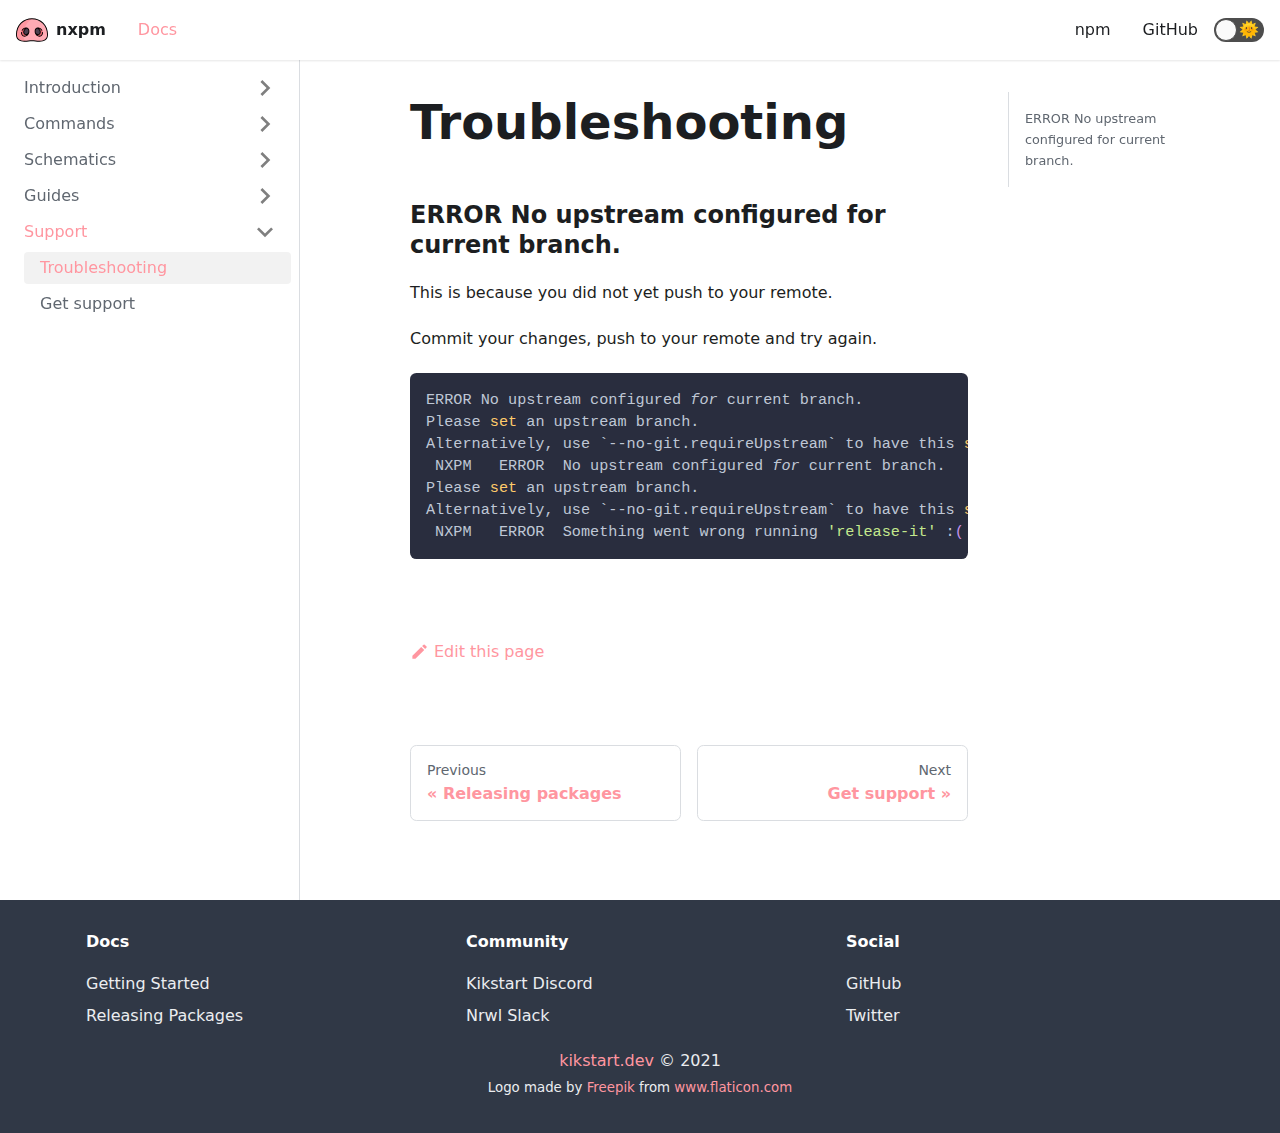
<file: docs/troubleshooting/index.html>
<!doctype html>
<html lang="en">
<head>
<meta charset="UTF-8">
<meta name="viewport" content="width=device-width">
<meta name="generator" content="Docusaurus v2.0.0-alpha.54">
<link rel="preconnect" href="https://www.google-analytics.com">
<script>window.ga=window.ga||function(){(ga.q=ga.q||[]).push(arguments)},ga.l=+new Date,ga("create","UA-166626980-1","auto"),ga("send","pageview")</script>
<script async src="https://www.google-analytics.com/analytics.js"></script>

<title data-react-helmet="true">Troubleshooting | nxpm</title>

<meta data-react-helmet="true" name="twitter:card" content="summary_large_image"><meta data-react-helmet="true" property="og:title" content="Troubleshooting | nxpm"><meta data-react-helmet="true" name="description" content="### ERROR No upstream configured for current branch."><meta data-react-helmet="true" property="og:description" content="### ERROR No upstream configured for current branch."><meta data-react-helmet="true" property="og:url" content="https://nxpm.dev/docs/troubleshooting">

<link data-react-helmet="true" rel="shortcut icon" href="/img/favicon.ico">


<link rel="stylesheet" href="/styles.38c98b87.css">


<link rel="preload" href="/styles.613a000e.js" as="script">

<link rel="preload" href="/runtime~main.6638c79a.js" as="script">

<link rel="preload" href="/main.eb0fb56d.js" as="script">

<link rel="preload" href="/1.bcdec24c.js" as="script">

<link rel="preload" href="/2.22f0e47a.js" as="script">

<link rel="preload" href="/20.19955015.js" as="script">

<link rel="preload" href="/20ac7829.060a9150.js" as="script">

<link rel="preload" href="/17896441.c4cf05bb.js" as="script">

<link rel="preload" href="/9d9f8394.a62a65ff.js" as="script">

</head>
<body>
<script>!function(){function t(t){document.documentElement.setAttribute("data-theme",t)}var e=window.matchMedia("(prefers-color-scheme: dark)"),n=function(){var t=null;try{t=localStorage.getItem("theme")}catch(t){}return t}();null!==n?t(n):e.matches&&t("dark")}()</script>
<div id="__docusaurus">
<nav class="navbar navbar--light navbar--fixed-top"><div class="navbar__inner"><div class="navbar__items"><div aria-label="Navigation bar toggle" class="navbar__toggle" role="button" tabindex="0"><svg xmlns="http://www.w3.org/2000/svg" width="30" height="30" viewBox="0 0 30 30" role="img" focusable="false"><title>Menu</title><path stroke="currentColor" stroke-linecap="round" stroke-miterlimit="10" stroke-width="2" d="M4 7h22M4 15h22M4 23h22"></path></svg></div><a class="navbar__brand" href="/"><img class="navbar__logo" src="/img/logo.svg" alt="nxpm logo"><strong class="navbar__title">nxpm</strong></a><a aria-current="page" class="navbar__item navbar__link navbar__link--active" href="/docs/getting-started">Docs</a></div><div class="navbar__items navbar__items--right"><a target="_blank" rel="noopener noreferrer" href="https://www.npmjs.com/package/nxpm" class="navbar__item navbar__link">npm</a><a target="_blank" rel="noopener noreferrer" href="https://github.com/nxpm/nxpm-cli" class="navbar__item navbar__link">GitHub</a><div class="react-toggle react-toggle--disabled displayOnlyInLargeViewport_1gtM"><div class="react-toggle-track"><div class="react-toggle-track-check"><span class="toggle_keGJ moon_1gwN"></span></div><div class="react-toggle-track-x"><span class="toggle_keGJ sun_3CPA"></span></div></div><div class="react-toggle-thumb"></div><input type="checkbox" disabled="" aria-label="Dark mode toggle" class="react-toggle-screenreader-only"></div></div></div><div role="presentation" class="navbar-sidebar__backdrop"></div><div class="navbar-sidebar"><div class="navbar-sidebar__brand"><a class="navbar__brand" href="/"><img class="navbar__logo" src="/img/logo.svg" alt="nxpm logo"><strong class="navbar__title">nxpm</strong></a></div><div class="navbar-sidebar__items"><div class="menu"><ul class="menu__list"><li class="menu__list-item"><a aria-current="page" class="menu__link navbar__link--active" position="left" href="/docs/getting-started">Docs</a></li><li class="menu__list-item"><a target="_blank" rel="noopener noreferrer" href="https://www.npmjs.com/package/nxpm" class="menu__link" position="right">npm</a></li><li class="menu__list-item"><a target="_blank" rel="noopener noreferrer" href="https://github.com/nxpm/nxpm-cli" class="menu__link" position="right">GitHub</a></li></ul></div></div></div></nav><div class="main-wrapper"><div class="docPage_1kjD"><div class="docSidebarContainer_1cYp"><div class="sidebar_1kLs"><div class="menu menu--responsive menu_w2sC"><button aria-label="Open Menu" aria-haspopup="true" class="button button--secondary button--sm menu__button" type="button"><svg aria-label="Menu" class="sidebarMenuIcon_2vk4" xmlns="http://www.w3.org/2000/svg" height="24" width="24" viewBox="0 0 32 32" role="img" focusable="false"><title>Menu</title><path stroke="currentColor" stroke-linecap="round" stroke-miterlimit="10" stroke-width="2" d="M4 7h22M4 15h22M4 23h22"></path></svg></button><ul class="menu__list"><li class="menu__list-item menu__list-item--collapsed"><a class="menu__link menu__link--sublist" href="#!">Introduction</a><ul class="menu__list"><li class="menu__list-item"><a class="menu__link" tabindex="-1" href="/docs/getting-started">Getting Started</a></li><li class="menu__list-item"><a class="menu__link" tabindex="-1" href="/docs/installation">Installation</a></li><li class="menu__list-item"><a class="menu__link" tabindex="-1" href="/docs/usage">Usage</a></li></ul></li><li class="menu__list-item menu__list-item--collapsed"><a class="menu__link menu__link--sublist" href="#!">Commands</a><ul class="menu__list"><li class="menu__list-item"><a class="menu__link" tabindex="-1" href="/docs/commands/plugins">plugins</a></li><li class="menu__list-item"><a class="menu__link" tabindex="-1" href="/docs/commands/projects">projects</a></li><li class="menu__list-item"><a class="menu__link" tabindex="-1" href="/docs/commands/registry">registry</a></li><li class="menu__list-item"><a class="menu__link" tabindex="-1" href="/docs/commands/release">release</a></li></ul></li><li class="menu__list-item menu__list-item--collapsed"><a class="menu__link menu__link--sublist" href="#!">Schematics</a><ul class="menu__list"><li class="menu__list-item"><a class="menu__link" tabindex="-1" href="/docs/schematics/schematics-library">schematics-library</a></li></ul></li><li class="menu__list-item menu__list-item--collapsed"><a class="menu__link menu__link--sublist" href="#!">Guides</a><ul class="menu__list"><li class="menu__list-item"><a class="menu__link" tabindex="-1" href="/docs/guides/releasing-packages">Releasing packages</a></li></ul></li><li class="menu__list-item"><a class="menu__link menu__link--sublist menu__link--active" href="#!">Support</a><ul class="menu__list"><li class="menu__list-item"><a aria-current="page" class="menu__link menu__link--active" tabindex="0" href="/docs/troubleshooting">Troubleshooting</a></li><li class="menu__list-item"><a class="menu__link" tabindex="0" href="/docs/get-support">Get support</a></li></ul></li></ul></div></div></div><main class="docMainContainer_FFX1"><div class="container padding-vert--lg docItemWrapper_1cc7"><div class="row"><div class="col docItemCol_2GOA"><div class="docItemContainer_2cwg"><article><header><h1 class="docTitle_1vWb">Troubleshooting</h1></header><div class="markdown"><h3><a aria-hidden="true" tabindex="-1" class="anchor enhancedAnchor_ZqCz" id="error-no-upstream-configured-for-current-branch"></a><a aria-hidden="true" tabindex="-1" class="hash-link" href="#error-no-upstream-configured-for-current-branch" title="Direct link to heading">#</a>ERROR No upstream configured for current branch.</h3><p>This is because you did not yet push to your remote.</p><p>Commit your changes, push to your remote and try again.</p><div class="mdxCodeBlock_iHAB"><div class="codeBlockContent_32p_"><button type="button" aria-label="Copy code to clipboard" class="copyButton_1BYj">Copy</button><div tabindex="0" class="prism-code language-shell codeBlock_19pQ"><div class="codeBlockLines_2n9r" style="color:#bfc7d5;background-color:#292d3e"><div class="token-line" style="color:#bfc7d5"><span class="token plain">ERROR No upstream configured </span><span class="token keyword" style="font-style:italic">for</span><span class="token plain"> current branch.</span></div><div class="token-line" style="color:#bfc7d5"><span class="token plain">Please </span><span class="token builtin class-name" style="color:rgb(255, 203, 107)">set</span><span class="token plain"> an upstream branch.</span></div><div class="token-line" style="color:#bfc7d5"><span class="token plain">Alternatively, use </span><span class="token variable" style="color:rgb(191, 199, 213)">`</span><span class="token variable" style="color:rgb(191, 199, 213)">--no-git.requireUpstream</span><span class="token variable" style="color:rgb(191, 199, 213)">`</span><span class="token plain"> to have this </span><span class="token builtin class-name" style="color:rgb(255, 203, 107)">set</span><span class="token plain"> this by release-it </span><span class="token punctuation" style="color:rgb(199, 146, 234)">(</span><span class="token plain">or save </span><span class="token variable" style="color:rgb(191, 199, 213)">`</span><span class="token variable" style="color:rgb(191, 199, 213)">&quot;git.requireUpstream&quot;: </span><span class="token variable boolean" style="color:rgb(255, 88, 116)">false</span><span class="token variable" style="color:rgb(191, 199, 213)">`</span><span class="token plain"> </span><span class="token keyword" style="font-style:italic">in</span><span class="token plain"> the configuration</span><span class="token punctuation" style="color:rgb(199, 146, 234)">)</span><span class="token plain">.</span></div><div class="token-line" style="color:#bfc7d5"><span class="token plain"> NXPM   ERROR  No upstream configured </span><span class="token keyword" style="font-style:italic">for</span><span class="token plain"> current branch.</span></div><div class="token-line" style="color:#bfc7d5"><span class="token plain">Please </span><span class="token builtin class-name" style="color:rgb(255, 203, 107)">set</span><span class="token plain"> an upstream branch.</span></div><div class="token-line" style="color:#bfc7d5"><span class="token plain">Alternatively, use </span><span class="token variable" style="color:rgb(191, 199, 213)">`</span><span class="token variable" style="color:rgb(191, 199, 213)">--no-git.requireUpstream</span><span class="token variable" style="color:rgb(191, 199, 213)">`</span><span class="token plain"> to have this </span><span class="token builtin class-name" style="color:rgb(255, 203, 107)">set</span><span class="token plain"> this by release-it </span><span class="token punctuation" style="color:rgb(199, 146, 234)">(</span><span class="token plain">or save </span><span class="token variable" style="color:rgb(191, 199, 213)">`</span><span class="token variable" style="color:rgb(191, 199, 213)">&quot;git.requireUpstream&quot;: </span><span class="token variable boolean" style="color:rgb(255, 88, 116)">false</span><span class="token variable" style="color:rgb(191, 199, 213)">`</span><span class="token plain"> </span><span class="token keyword" style="font-style:italic">in</span><span class="token plain"> the configuration</span><span class="token punctuation" style="color:rgb(199, 146, 234)">)</span><span class="token plain">.</span></div><div class="token-line" style="color:#bfc7d5"><span class="token plain"> NXPM   ERROR  Something went wrong running </span><span class="token string" style="color:rgb(195, 232, 141)">&#x27;release-it&#x27;</span><span class="token plain"> :</span><span class="token punctuation" style="color:rgb(199, 146, 234)">(</span></div></div></div></div></div></div></article><div class="margin-vert--xl"><div class="row"><div class="col"><a href="https://github.com/nxpm/nxpm/edit/master/apps/docs/docs/troubleshooting.md" target="_blank" rel="noreferrer noopener"><svg fill="currentColor" height="1.2em" width="1.2em" preserveAspectRatio="xMidYMid meet" viewBox="0 0 40 40" style="margin-right:0.3em;vertical-align:sub"><g><path d="m34.5 11.7l-3 3.1-6.3-6.3 3.1-3q0.5-0.5 1.2-0.5t1.1 0.5l3.9 3.9q0.5 0.4 0.5 1.1t-0.5 1.2z m-29.5 17.1l18.4-18.5 6.3 6.3-18.4 18.4h-6.3v-6.2z"></path></g></svg>Edit this page</a></div></div></div><div class="margin-vert--lg"><nav class="pagination-nav"><div class="pagination-nav__item"><a class="pagination-nav__link" href="/docs/guides/releasing-packages"><div class="pagination-nav__link--sublabel">Previous</div><div class="pagination-nav__link--label">« Releasing packages</div></a></div><div class="pagination-nav__item pagination-nav__item--next"><a class="pagination-nav__link" href="/docs/get-support"><div class="pagination-nav__link--sublabel">Next</div><div class="pagination-nav__link--label">Get support »</div></a></div></nav></div></div></div><div class="col col--3"><div class="tableOfContents_TbNY"><ul class="contents contents__left-border"><li><a href="#error-no-upstream-configured-for-current-branch" class="contents__link">ERROR No upstream configured for current branch.</a></li></ul></div></div></div></div></main></div></div><footer class="footer footer--dark"><div class="container"><div class="row footer__links"><div class="col footer__col"><h4 class="footer__title">Docs</h4><ul class="footer__items"><li class="footer__item"><a class="footer__link-item" href="/docs/getting-started">Getting Started</a></li><li class="footer__item"><a class="footer__link-item" href="/docs/guides/releasing-packages">Releasing Packages</a></li></ul></div><div class="col footer__col"><h4 class="footer__title">Community</h4><ul class="footer__items"><li class="footer__item"><a class="footer__link-item" target="_blank" rel="noopener noreferrer" href="https://discord.gg/RTgCpDd">Kikstart Discord</a></li><li class="footer__item"><a class="footer__link-item" target="_blank" rel="noopener noreferrer" href="https://join.slack.com/t/nrwlcommunity/shared_invite/zt-9oqftflu-gcpO8xpMCdBhxUWmtuwr~g">Nrwl Slack</a></li></ul></div><div class="col footer__col"><h4 class="footer__title">Social</h4><ul class="footer__items"><li class="footer__item"><a class="footer__link-item" target="_blank" rel="noopener noreferrer" href="https://github.com/nxpm">GitHub</a></li><li class="footer__item"><a class="footer__link-item" target="_blank" rel="noopener noreferrer" href="https://twitter.com/beeman_nl">Twitter</a></li></ul></div></div><div class="text--center"><div><a target="_blank" href="https://kikstart.dev">kikstart.dev</a> © 2021<br><small>Logo made by <a href="https://www.flaticon.com/authors/freepik" title="Freepik">Freepik</a> from <a href="https://www.flaticon.com/" title="Flaticon">www.flaticon.com</a></small></div></div></div></footer>
</div>

<script src="/styles.613a000e.js"></script>

<script src="/runtime~main.6638c79a.js"></script>

<script src="/main.eb0fb56d.js"></script>

<script src="/1.bcdec24c.js"></script>

<script src="/2.22f0e47a.js"></script>

<script src="/20.19955015.js"></script>

<script src="/20ac7829.060a9150.js"></script>

<script src="/17896441.c4cf05bb.js"></script>

<script src="/9d9f8394.a62a65ff.js"></script>


</body>
</html>
</file>
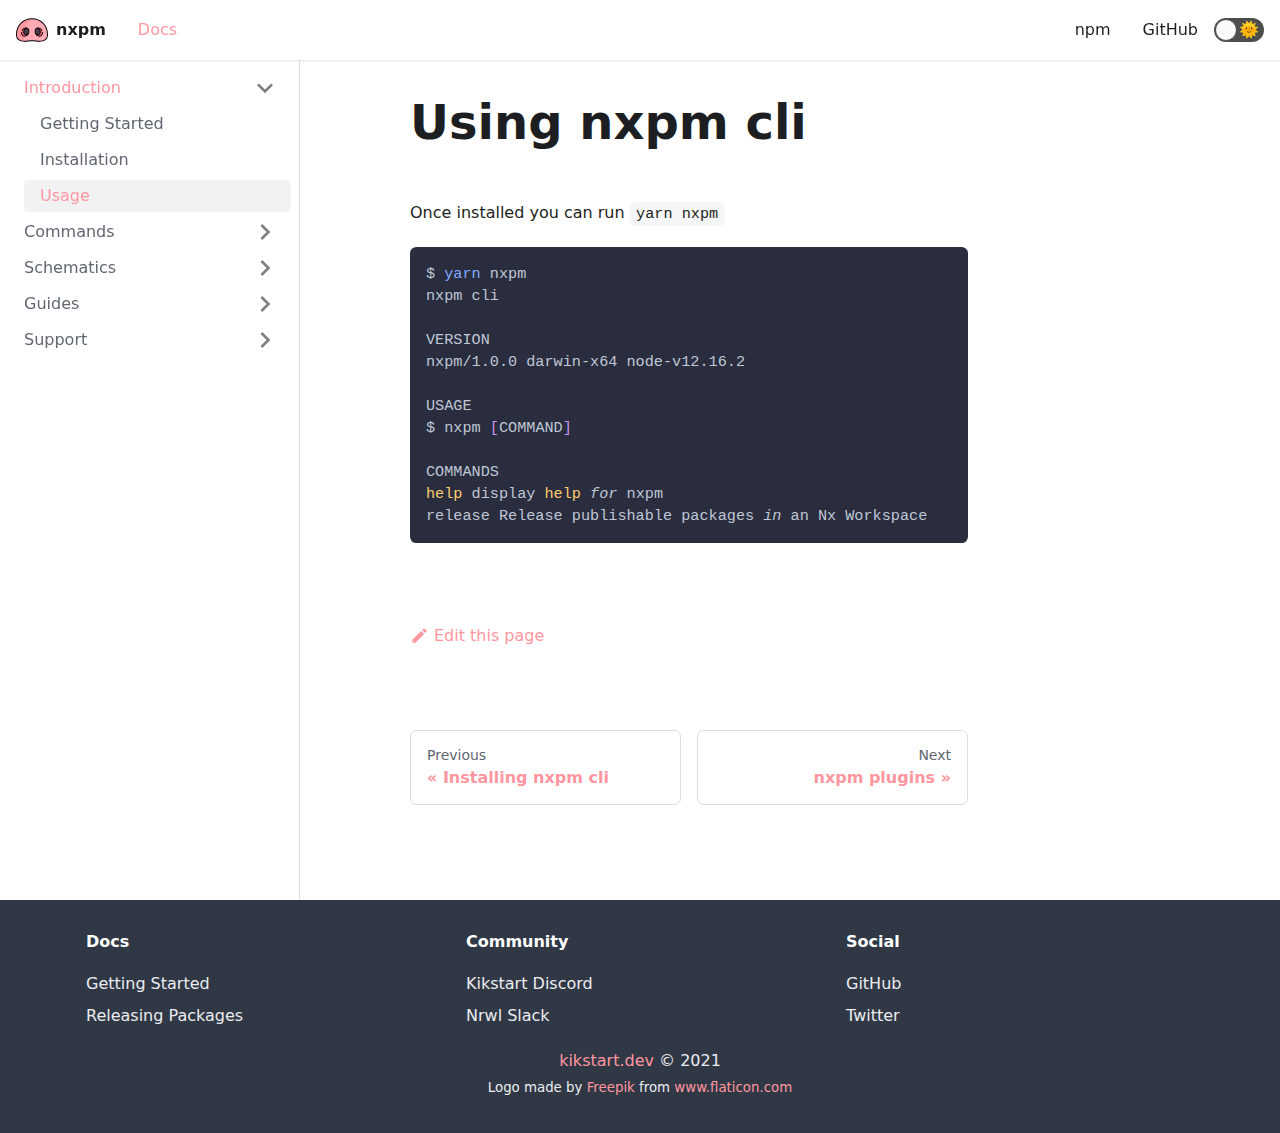
<file: docs/usage/index.html>
<!doctype html>
<html lang="en">
<head>
<meta charset="UTF-8">
<meta name="viewport" content="width=device-width">
<meta name="generator" content="Docusaurus v2.0.0-alpha.54">
<link rel="preconnect" href="https://www.google-analytics.com">
<script>window.ga=window.ga||function(){(ga.q=ga.q||[]).push(arguments)},ga.l=+new Date,ga("create","UA-166626980-1","auto"),ga("send","pageview")</script>
<script async src="https://www.google-analytics.com/analytics.js"></script>

<title data-react-helmet="true">Using nxpm cli | nxpm</title>

<meta data-react-helmet="true" name="twitter:card" content="summary_large_image"><meta data-react-helmet="true" property="og:title" content="Using nxpm cli | nxpm"><meta data-react-helmet="true" name="description" content="Once installed you can run `yarn nxpm`"><meta data-react-helmet="true" property="og:description" content="Once installed you can run `yarn nxpm`"><meta data-react-helmet="true" property="og:url" content="https://nxpm.dev/docs/usage">

<link data-react-helmet="true" rel="shortcut icon" href="/img/favicon.ico">


<link rel="stylesheet" href="/styles.38c98b87.css">


<link rel="preload" href="/styles.613a000e.js" as="script">

<link rel="preload" href="/runtime~main.6638c79a.js" as="script">

<link rel="preload" href="/main.eb0fb56d.js" as="script">

<link rel="preload" href="/1.bcdec24c.js" as="script">

<link rel="preload" href="/2.22f0e47a.js" as="script">

<link rel="preload" href="/20.19955015.js" as="script">

<link rel="preload" href="/20ac7829.060a9150.js" as="script">

<link rel="preload" href="/17896441.c4cf05bb.js" as="script">

<link rel="preload" href="/6476eba6.2320f9e6.js" as="script">

</head>
<body>
<script>!function(){function t(t){document.documentElement.setAttribute("data-theme",t)}var e=window.matchMedia("(prefers-color-scheme: dark)"),n=function(){var t=null;try{t=localStorage.getItem("theme")}catch(t){}return t}();null!==n?t(n):e.matches&&t("dark")}()</script>
<div id="__docusaurus">
<nav class="navbar navbar--light navbar--fixed-top"><div class="navbar__inner"><div class="navbar__items"><div aria-label="Navigation bar toggle" class="navbar__toggle" role="button" tabindex="0"><svg xmlns="http://www.w3.org/2000/svg" width="30" height="30" viewBox="0 0 30 30" role="img" focusable="false"><title>Menu</title><path stroke="currentColor" stroke-linecap="round" stroke-miterlimit="10" stroke-width="2" d="M4 7h22M4 15h22M4 23h22"></path></svg></div><a class="navbar__brand" href="/"><img class="navbar__logo" src="/img/logo.svg" alt="nxpm logo"><strong class="navbar__title">nxpm</strong></a><a aria-current="page" class="navbar__item navbar__link navbar__link--active" href="/docs/getting-started">Docs</a></div><div class="navbar__items navbar__items--right"><a target="_blank" rel="noopener noreferrer" href="https://www.npmjs.com/package/nxpm" class="navbar__item navbar__link">npm</a><a target="_blank" rel="noopener noreferrer" href="https://github.com/nxpm/nxpm-cli" class="navbar__item navbar__link">GitHub</a><div class="react-toggle react-toggle--disabled displayOnlyInLargeViewport_1gtM"><div class="react-toggle-track"><div class="react-toggle-track-check"><span class="toggle_keGJ moon_1gwN"></span></div><div class="react-toggle-track-x"><span class="toggle_keGJ sun_3CPA"></span></div></div><div class="react-toggle-thumb"></div><input type="checkbox" disabled="" aria-label="Dark mode toggle" class="react-toggle-screenreader-only"></div></div></div><div role="presentation" class="navbar-sidebar__backdrop"></div><div class="navbar-sidebar"><div class="navbar-sidebar__brand"><a class="navbar__brand" href="/"><img class="navbar__logo" src="/img/logo.svg" alt="nxpm logo"><strong class="navbar__title">nxpm</strong></a></div><div class="navbar-sidebar__items"><div class="menu"><ul class="menu__list"><li class="menu__list-item"><a aria-current="page" class="menu__link navbar__link--active" position="left" href="/docs/getting-started">Docs</a></li><li class="menu__list-item"><a target="_blank" rel="noopener noreferrer" href="https://www.npmjs.com/package/nxpm" class="menu__link" position="right">npm</a></li><li class="menu__list-item"><a target="_blank" rel="noopener noreferrer" href="https://github.com/nxpm/nxpm-cli" class="menu__link" position="right">GitHub</a></li></ul></div></div></div></nav><div class="main-wrapper"><div class="docPage_1kjD"><div class="docSidebarContainer_1cYp"><div class="sidebar_1kLs"><div class="menu menu--responsive menu_w2sC"><button aria-label="Open Menu" aria-haspopup="true" class="button button--secondary button--sm menu__button" type="button"><svg aria-label="Menu" class="sidebarMenuIcon_2vk4" xmlns="http://www.w3.org/2000/svg" height="24" width="24" viewBox="0 0 32 32" role="img" focusable="false"><title>Menu</title><path stroke="currentColor" stroke-linecap="round" stroke-miterlimit="10" stroke-width="2" d="M4 7h22M4 15h22M4 23h22"></path></svg></button><ul class="menu__list"><li class="menu__list-item"><a class="menu__link menu__link--sublist menu__link--active" href="#!">Introduction</a><ul class="menu__list"><li class="menu__list-item"><a class="menu__link" tabindex="0" href="/docs/getting-started">Getting Started</a></li><li class="menu__list-item"><a class="menu__link" tabindex="0" href="/docs/installation">Installation</a></li><li class="menu__list-item"><a aria-current="page" class="menu__link menu__link--active" tabindex="0" href="/docs/usage">Usage</a></li></ul></li><li class="menu__list-item menu__list-item--collapsed"><a class="menu__link menu__link--sublist" href="#!">Commands</a><ul class="menu__list"><li class="menu__list-item"><a class="menu__link" tabindex="-1" href="/docs/commands/plugins">plugins</a></li><li class="menu__list-item"><a class="menu__link" tabindex="-1" href="/docs/commands/projects">projects</a></li><li class="menu__list-item"><a class="menu__link" tabindex="-1" href="/docs/commands/registry">registry</a></li><li class="menu__list-item"><a class="menu__link" tabindex="-1" href="/docs/commands/release">release</a></li></ul></li><li class="menu__list-item menu__list-item--collapsed"><a class="menu__link menu__link--sublist" href="#!">Schematics</a><ul class="menu__list"><li class="menu__list-item"><a class="menu__link" tabindex="-1" href="/docs/schematics/schematics-library">schematics-library</a></li></ul></li><li class="menu__list-item menu__list-item--collapsed"><a class="menu__link menu__link--sublist" href="#!">Guides</a><ul class="menu__list"><li class="menu__list-item"><a class="menu__link" tabindex="-1" href="/docs/guides/releasing-packages">Releasing packages</a></li></ul></li><li class="menu__list-item menu__list-item--collapsed"><a class="menu__link menu__link--sublist" href="#!">Support</a><ul class="menu__list"><li class="menu__list-item"><a class="menu__link" tabindex="-1" href="/docs/troubleshooting">Troubleshooting</a></li><li class="menu__list-item"><a class="menu__link" tabindex="-1" href="/docs/get-support">Get support</a></li></ul></li></ul></div></div></div><main class="docMainContainer_FFX1"><div class="container padding-vert--lg docItemWrapper_1cc7"><div class="row"><div class="col docItemCol_2GOA"><div class="docItemContainer_2cwg"><article><header><h1 class="docTitle_1vWb">Using nxpm cli</h1></header><div class="markdown"><p>Once installed you can run <code>yarn nxpm</code></p><div class="mdxCodeBlock_iHAB"><div class="codeBlockContent_32p_"><button type="button" aria-label="Copy code to clipboard" class="copyButton_1BYj">Copy</button><div tabindex="0" class="prism-code language-shell codeBlock_19pQ"><div class="codeBlockLines_2n9r" style="color:#bfc7d5;background-color:#292d3e"><div class="token-line" style="color:#bfc7d5"><span class="token plain">$ </span><span class="token function" style="color:rgb(130, 170, 255)">yarn</span><span class="token plain"> nxpm</span></div><div class="token-line" style="color:#bfc7d5"><span class="token plain">nxpm cli</span></div><div class="token-line" style="color:#bfc7d5"><span class="token plain" style="display:inline-block">
</span></div><div class="token-line" style="color:#bfc7d5"><span class="token plain">VERSION</span></div><div class="token-line" style="color:#bfc7d5"><span class="token plain">nxpm/1.0.0 darwin-x64 node-v12.16.2</span></div><div class="token-line" style="color:#bfc7d5"><span class="token plain" style="display:inline-block">
</span></div><div class="token-line" style="color:#bfc7d5"><span class="token plain">USAGE</span></div><div class="token-line" style="color:#bfc7d5"><span class="token plain">$ nxpm </span><span class="token punctuation" style="color:rgb(199, 146, 234)">[</span><span class="token plain">COMMAND</span><span class="token punctuation" style="color:rgb(199, 146, 234)">]</span><span class="token plain"></span></div><div class="token-line" style="color:#bfc7d5"><span class="token plain" style="display:inline-block">
</span></div><div class="token-line" style="color:#bfc7d5"><span class="token plain">COMMANDS</span></div><div class="token-line" style="color:#bfc7d5"><span class="token plain"></span><span class="token builtin class-name" style="color:rgb(255, 203, 107)">help</span><span class="token plain"> display </span><span class="token builtin class-name" style="color:rgb(255, 203, 107)">help</span><span class="token plain"> </span><span class="token keyword" style="font-style:italic">for</span><span class="token plain"> nxpm</span></div><div class="token-line" style="color:#bfc7d5"><span class="token plain">release Release publishable packages </span><span class="token keyword" style="font-style:italic">in</span><span class="token plain"> an Nx Workspace</span></div></div></div></div></div></div></article><div class="margin-vert--xl"><div class="row"><div class="col"><a href="https://github.com/nxpm/nxpm/edit/master/apps/docs/docs/usage.md" target="_blank" rel="noreferrer noopener"><svg fill="currentColor" height="1.2em" width="1.2em" preserveAspectRatio="xMidYMid meet" viewBox="0 0 40 40" style="margin-right:0.3em;vertical-align:sub"><g><path d="m34.5 11.7l-3 3.1-6.3-6.3 3.1-3q0.5-0.5 1.2-0.5t1.1 0.5l3.9 3.9q0.5 0.4 0.5 1.1t-0.5 1.2z m-29.5 17.1l18.4-18.5 6.3 6.3-18.4 18.4h-6.3v-6.2z"></path></g></svg>Edit this page</a></div></div></div><div class="margin-vert--lg"><nav class="pagination-nav"><div class="pagination-nav__item"><a class="pagination-nav__link" href="/docs/installation"><div class="pagination-nav__link--sublabel">Previous</div><div class="pagination-nav__link--label">« Installing nxpm cli</div></a></div><div class="pagination-nav__item pagination-nav__item--next"><a class="pagination-nav__link" href="/docs/commands/plugins"><div class="pagination-nav__link--sublabel">Next</div><div class="pagination-nav__link--label">nxpm plugins »</div></a></div></nav></div></div></div><div class="col col--3"><div class="tableOfContents_TbNY"></div></div></div></div></main></div></div><footer class="footer footer--dark"><div class="container"><div class="row footer__links"><div class="col footer__col"><h4 class="footer__title">Docs</h4><ul class="footer__items"><li class="footer__item"><a class="footer__link-item" href="/docs/getting-started">Getting Started</a></li><li class="footer__item"><a class="footer__link-item" href="/docs/guides/releasing-packages">Releasing Packages</a></li></ul></div><div class="col footer__col"><h4 class="footer__title">Community</h4><ul class="footer__items"><li class="footer__item"><a class="footer__link-item" target="_blank" rel="noopener noreferrer" href="https://discord.gg/RTgCpDd">Kikstart Discord</a></li><li class="footer__item"><a class="footer__link-item" target="_blank" rel="noopener noreferrer" href="https://join.slack.com/t/nrwlcommunity/shared_invite/zt-9oqftflu-gcpO8xpMCdBhxUWmtuwr~g">Nrwl Slack</a></li></ul></div><div class="col footer__col"><h4 class="footer__title">Social</h4><ul class="footer__items"><li class="footer__item"><a class="footer__link-item" target="_blank" rel="noopener noreferrer" href="https://github.com/nxpm">GitHub</a></li><li class="footer__item"><a class="footer__link-item" target="_blank" rel="noopener noreferrer" href="https://twitter.com/beeman_nl">Twitter</a></li></ul></div></div><div class="text--center"><div><a target="_blank" href="https://kikstart.dev">kikstart.dev</a> © 2021<br><small>Logo made by <a href="https://www.flaticon.com/authors/freepik" title="Freepik">Freepik</a> from <a href="https://www.flaticon.com/" title="Flaticon">www.flaticon.com</a></small></div></div></div></footer>
</div>

<script src="/styles.613a000e.js"></script>

<script src="/runtime~main.6638c79a.js"></script>

<script src="/main.eb0fb56d.js"></script>

<script src="/1.bcdec24c.js"></script>

<script src="/2.22f0e47a.js"></script>

<script src="/20.19955015.js"></script>

<script src="/20ac7829.060a9150.js"></script>

<script src="/17896441.c4cf05bb.js"></script>

<script src="/6476eba6.2320f9e6.js"></script>


</body>
</html>
</file>
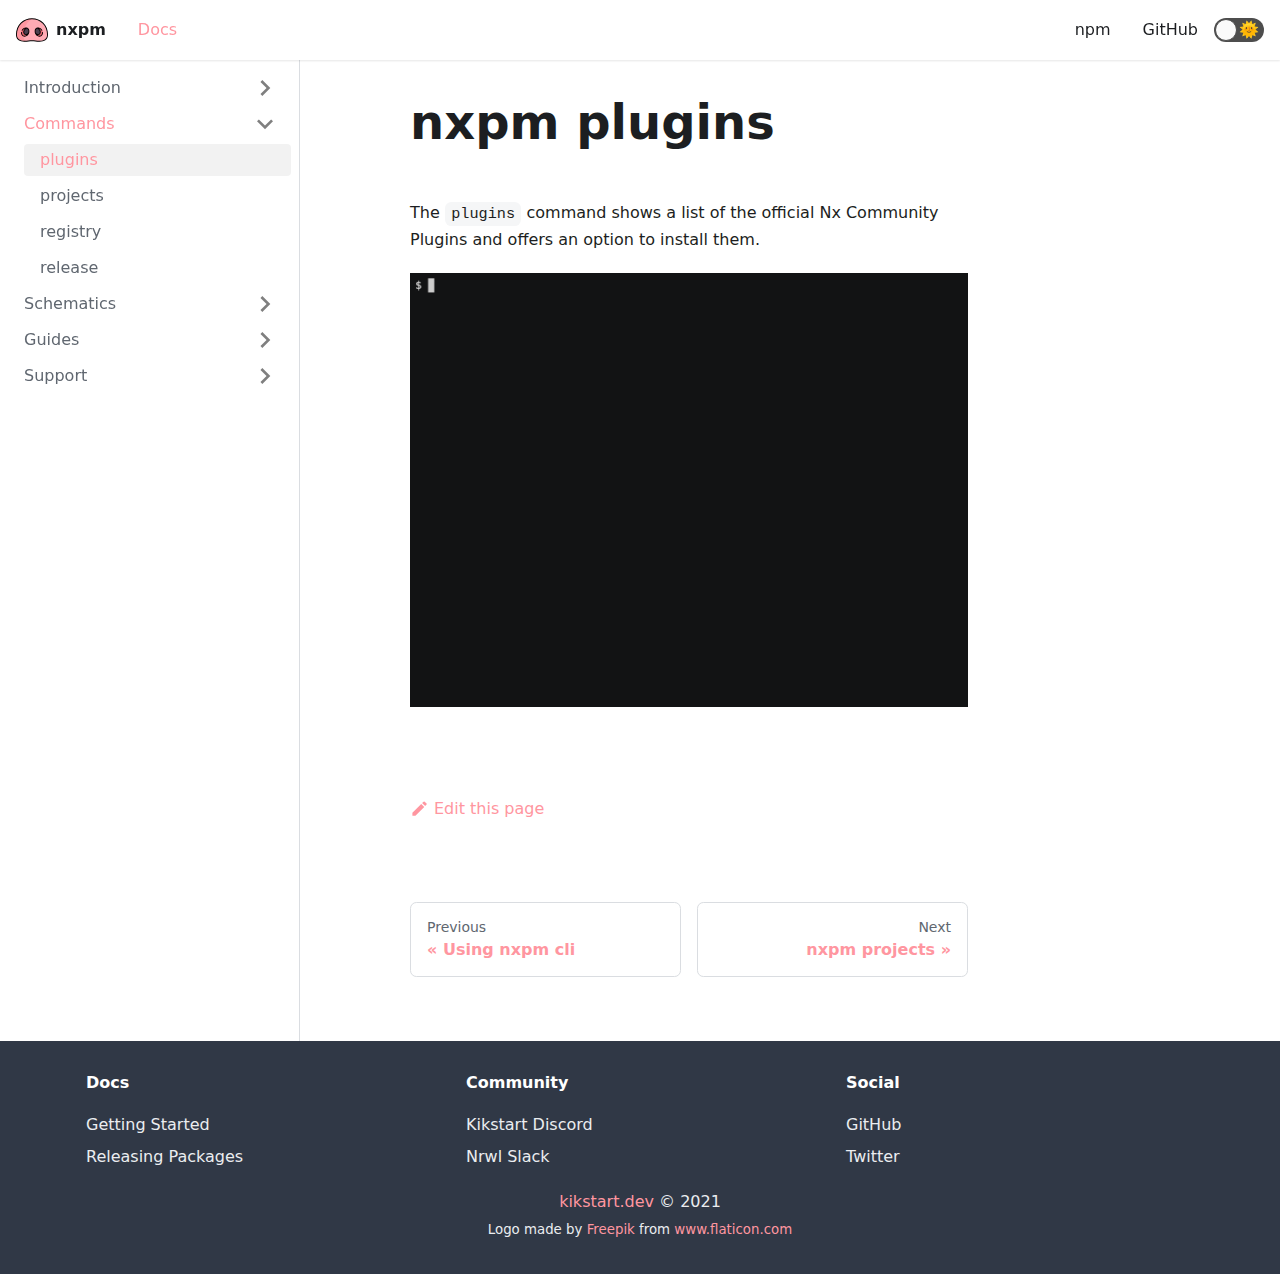
<file: docs/commands/plugins/index.html>
<!doctype html>
<html lang="en">
<head>
<meta charset="UTF-8">
<meta name="viewport" content="width=device-width">
<meta name="generator" content="Docusaurus v2.0.0-alpha.54">
<link rel="preconnect" href="https://www.google-analytics.com">
<script>window.ga=window.ga||function(){(ga.q=ga.q||[]).push(arguments)},ga.l=+new Date,ga("create","UA-166626980-1","auto"),ga("send","pageview")</script>
<script async src="https://www.google-analytics.com/analytics.js"></script>

<title data-react-helmet="true">nxpm plugins | nxpm</title>

<meta data-react-helmet="true" name="twitter:card" content="summary_large_image"><meta data-react-helmet="true" property="og:title" content="nxpm plugins | nxpm"><meta data-react-helmet="true" name="description" content="The `plugins` command shows a list of the official Nx Community Plugins and offers an option to"><meta data-react-helmet="true" property="og:description" content="The `plugins` command shows a list of the official Nx Community Plugins and offers an option to"><meta data-react-helmet="true" property="og:url" content="https://nxpm.dev/docs/commands/plugins">

<link data-react-helmet="true" rel="shortcut icon" href="/img/favicon.ico">


<link rel="stylesheet" href="/styles.38c98b87.css">


<link rel="preload" href="/styles.613a000e.js" as="script">

<link rel="preload" href="/runtime~main.6638c79a.js" as="script">

<link rel="preload" href="/main.eb0fb56d.js" as="script">

<link rel="preload" href="/1.bcdec24c.js" as="script">

<link rel="preload" href="/2.22f0e47a.js" as="script">

<link rel="preload" href="/20.19955015.js" as="script">

<link rel="preload" href="/20ac7829.060a9150.js" as="script">

<link rel="preload" href="/17896441.c4cf05bb.js" as="script">

<link rel="preload" href="/df328715.c6defbfc.js" as="script">

</head>
<body>
<script>!function(){function t(t){document.documentElement.setAttribute("data-theme",t)}var e=window.matchMedia("(prefers-color-scheme: dark)"),n=function(){var t=null;try{t=localStorage.getItem("theme")}catch(t){}return t}();null!==n?t(n):e.matches&&t("dark")}()</script>
<div id="__docusaurus">
<nav class="navbar navbar--light navbar--fixed-top"><div class="navbar__inner"><div class="navbar__items"><div aria-label="Navigation bar toggle" class="navbar__toggle" role="button" tabindex="0"><svg xmlns="http://www.w3.org/2000/svg" width="30" height="30" viewBox="0 0 30 30" role="img" focusable="false"><title>Menu</title><path stroke="currentColor" stroke-linecap="round" stroke-miterlimit="10" stroke-width="2" d="M4 7h22M4 15h22M4 23h22"></path></svg></div><a class="navbar__brand" href="/"><img class="navbar__logo" src="/img/logo.svg" alt="nxpm logo"><strong class="navbar__title">nxpm</strong></a><a aria-current="page" class="navbar__item navbar__link navbar__link--active" href="/docs/getting-started">Docs</a></div><div class="navbar__items navbar__items--right"><a target="_blank" rel="noopener noreferrer" href="https://www.npmjs.com/package/nxpm" class="navbar__item navbar__link">npm</a><a target="_blank" rel="noopener noreferrer" href="https://github.com/nxpm/nxpm-cli" class="navbar__item navbar__link">GitHub</a><div class="react-toggle react-toggle--disabled displayOnlyInLargeViewport_1gtM"><div class="react-toggle-track"><div class="react-toggle-track-check"><span class="toggle_keGJ moon_1gwN"></span></div><div class="react-toggle-track-x"><span class="toggle_keGJ sun_3CPA"></span></div></div><div class="react-toggle-thumb"></div><input type="checkbox" disabled="" aria-label="Dark mode toggle" class="react-toggle-screenreader-only"></div></div></div><div role="presentation" class="navbar-sidebar__backdrop"></div><div class="navbar-sidebar"><div class="navbar-sidebar__brand"><a class="navbar__brand" href="/"><img class="navbar__logo" src="/img/logo.svg" alt="nxpm logo"><strong class="navbar__title">nxpm</strong></a></div><div class="navbar-sidebar__items"><div class="menu"><ul class="menu__list"><li class="menu__list-item"><a aria-current="page" class="menu__link navbar__link--active" position="left" href="/docs/getting-started">Docs</a></li><li class="menu__list-item"><a target="_blank" rel="noopener noreferrer" href="https://www.npmjs.com/package/nxpm" class="menu__link" position="right">npm</a></li><li class="menu__list-item"><a target="_blank" rel="noopener noreferrer" href="https://github.com/nxpm/nxpm-cli" class="menu__link" position="right">GitHub</a></li></ul></div></div></div></nav><div class="main-wrapper"><div class="docPage_1kjD"><div class="docSidebarContainer_1cYp"><div class="sidebar_1kLs"><div class="menu menu--responsive menu_w2sC"><button aria-label="Open Menu" aria-haspopup="true" class="button button--secondary button--sm menu__button" type="button"><svg aria-label="Menu" class="sidebarMenuIcon_2vk4" xmlns="http://www.w3.org/2000/svg" height="24" width="24" viewBox="0 0 32 32" role="img" focusable="false"><title>Menu</title><path stroke="currentColor" stroke-linecap="round" stroke-miterlimit="10" stroke-width="2" d="M4 7h22M4 15h22M4 23h22"></path></svg></button><ul class="menu__list"><li class="menu__list-item menu__list-item--collapsed"><a class="menu__link menu__link--sublist" href="#!">Introduction</a><ul class="menu__list"><li class="menu__list-item"><a class="menu__link" tabindex="-1" href="/docs/getting-started">Getting Started</a></li><li class="menu__list-item"><a class="menu__link" tabindex="-1" href="/docs/installation">Installation</a></li><li class="menu__list-item"><a class="menu__link" tabindex="-1" href="/docs/usage">Usage</a></li></ul></li><li class="menu__list-item"><a class="menu__link menu__link--sublist menu__link--active" href="#!">Commands</a><ul class="menu__list"><li class="menu__list-item"><a aria-current="page" class="menu__link menu__link--active" tabindex="0" href="/docs/commands/plugins">plugins</a></li><li class="menu__list-item"><a class="menu__link" tabindex="0" href="/docs/commands/projects">projects</a></li><li class="menu__list-item"><a class="menu__link" tabindex="0" href="/docs/commands/registry">registry</a></li><li class="menu__list-item"><a class="menu__link" tabindex="0" href="/docs/commands/release">release</a></li></ul></li><li class="menu__list-item menu__list-item--collapsed"><a class="menu__link menu__link--sublist" href="#!">Schematics</a><ul class="menu__list"><li class="menu__list-item"><a class="menu__link" tabindex="-1" href="/docs/schematics/schematics-library">schematics-library</a></li></ul></li><li class="menu__list-item menu__list-item--collapsed"><a class="menu__link menu__link--sublist" href="#!">Guides</a><ul class="menu__list"><li class="menu__list-item"><a class="menu__link" tabindex="-1" href="/docs/guides/releasing-packages">Releasing packages</a></li></ul></li><li class="menu__list-item menu__list-item--collapsed"><a class="menu__link menu__link--sublist" href="#!">Support</a><ul class="menu__list"><li class="menu__list-item"><a class="menu__link" tabindex="-1" href="/docs/troubleshooting">Troubleshooting</a></li><li class="menu__list-item"><a class="menu__link" tabindex="-1" href="/docs/get-support">Get support</a></li></ul></li></ul></div></div></div><main class="docMainContainer_FFX1"><div class="container padding-vert--lg docItemWrapper_1cc7"><div class="row"><div class="col docItemCol_2GOA"><div class="docItemContainer_2cwg"><article><header><h1 class="docTitle_1vWb">nxpm plugins</h1></header><div class="markdown"><p>The <code>plugins</code> command shows a list of the official Nx Community Plugins and offers an option to
install them.</p><div><img alt="demo gif" src="/img/nxpm-plugins.gif"></div></div></article><div class="margin-vert--xl"><div class="row"><div class="col"><a href="https://github.com/nxpm/nxpm/edit/master/apps/docs/docs/commands/plugins.md" target="_blank" rel="noreferrer noopener"><svg fill="currentColor" height="1.2em" width="1.2em" preserveAspectRatio="xMidYMid meet" viewBox="0 0 40 40" style="margin-right:0.3em;vertical-align:sub"><g><path d="m34.5 11.7l-3 3.1-6.3-6.3 3.1-3q0.5-0.5 1.2-0.5t1.1 0.5l3.9 3.9q0.5 0.4 0.5 1.1t-0.5 1.2z m-29.5 17.1l18.4-18.5 6.3 6.3-18.4 18.4h-6.3v-6.2z"></path></g></svg>Edit this page</a></div></div></div><div class="margin-vert--lg"><nav class="pagination-nav"><div class="pagination-nav__item"><a class="pagination-nav__link" href="/docs/usage"><div class="pagination-nav__link--sublabel">Previous</div><div class="pagination-nav__link--label">« Using nxpm cli</div></a></div><div class="pagination-nav__item pagination-nav__item--next"><a class="pagination-nav__link" href="/docs/commands/projects"><div class="pagination-nav__link--sublabel">Next</div><div class="pagination-nav__link--label">nxpm projects »</div></a></div></nav></div></div></div><div class="col col--3"><div class="tableOfContents_TbNY"></div></div></div></div></main></div></div><footer class="footer footer--dark"><div class="container"><div class="row footer__links"><div class="col footer__col"><h4 class="footer__title">Docs</h4><ul class="footer__items"><li class="footer__item"><a class="footer__link-item" href="/docs/getting-started">Getting Started</a></li><li class="footer__item"><a class="footer__link-item" href="/docs/guides/releasing-packages">Releasing Packages</a></li></ul></div><div class="col footer__col"><h4 class="footer__title">Community</h4><ul class="footer__items"><li class="footer__item"><a class="footer__link-item" target="_blank" rel="noopener noreferrer" href="https://discord.gg/RTgCpDd">Kikstart Discord</a></li><li class="footer__item"><a class="footer__link-item" target="_blank" rel="noopener noreferrer" href="https://join.slack.com/t/nrwlcommunity/shared_invite/zt-9oqftflu-gcpO8xpMCdBhxUWmtuwr~g">Nrwl Slack</a></li></ul></div><div class="col footer__col"><h4 class="footer__title">Social</h4><ul class="footer__items"><li class="footer__item"><a class="footer__link-item" target="_blank" rel="noopener noreferrer" href="https://github.com/nxpm">GitHub</a></li><li class="footer__item"><a class="footer__link-item" target="_blank" rel="noopener noreferrer" href="https://twitter.com/beeman_nl">Twitter</a></li></ul></div></div><div class="text--center"><div><a target="_blank" href="https://kikstart.dev">kikstart.dev</a> © 2021<br><small>Logo made by <a href="https://www.flaticon.com/authors/freepik" title="Freepik">Freepik</a> from <a href="https://www.flaticon.com/" title="Flaticon">www.flaticon.com</a></small></div></div></div></footer>
</div>

<script src="/styles.613a000e.js"></script>

<script src="/runtime~main.6638c79a.js"></script>

<script src="/main.eb0fb56d.js"></script>

<script src="/1.bcdec24c.js"></script>

<script src="/2.22f0e47a.js"></script>

<script src="/20.19955015.js"></script>

<script src="/20ac7829.060a9150.js"></script>

<script src="/17896441.c4cf05bb.js"></script>

<script src="/df328715.c6defbfc.js"></script>


</body>
</html>
</file>
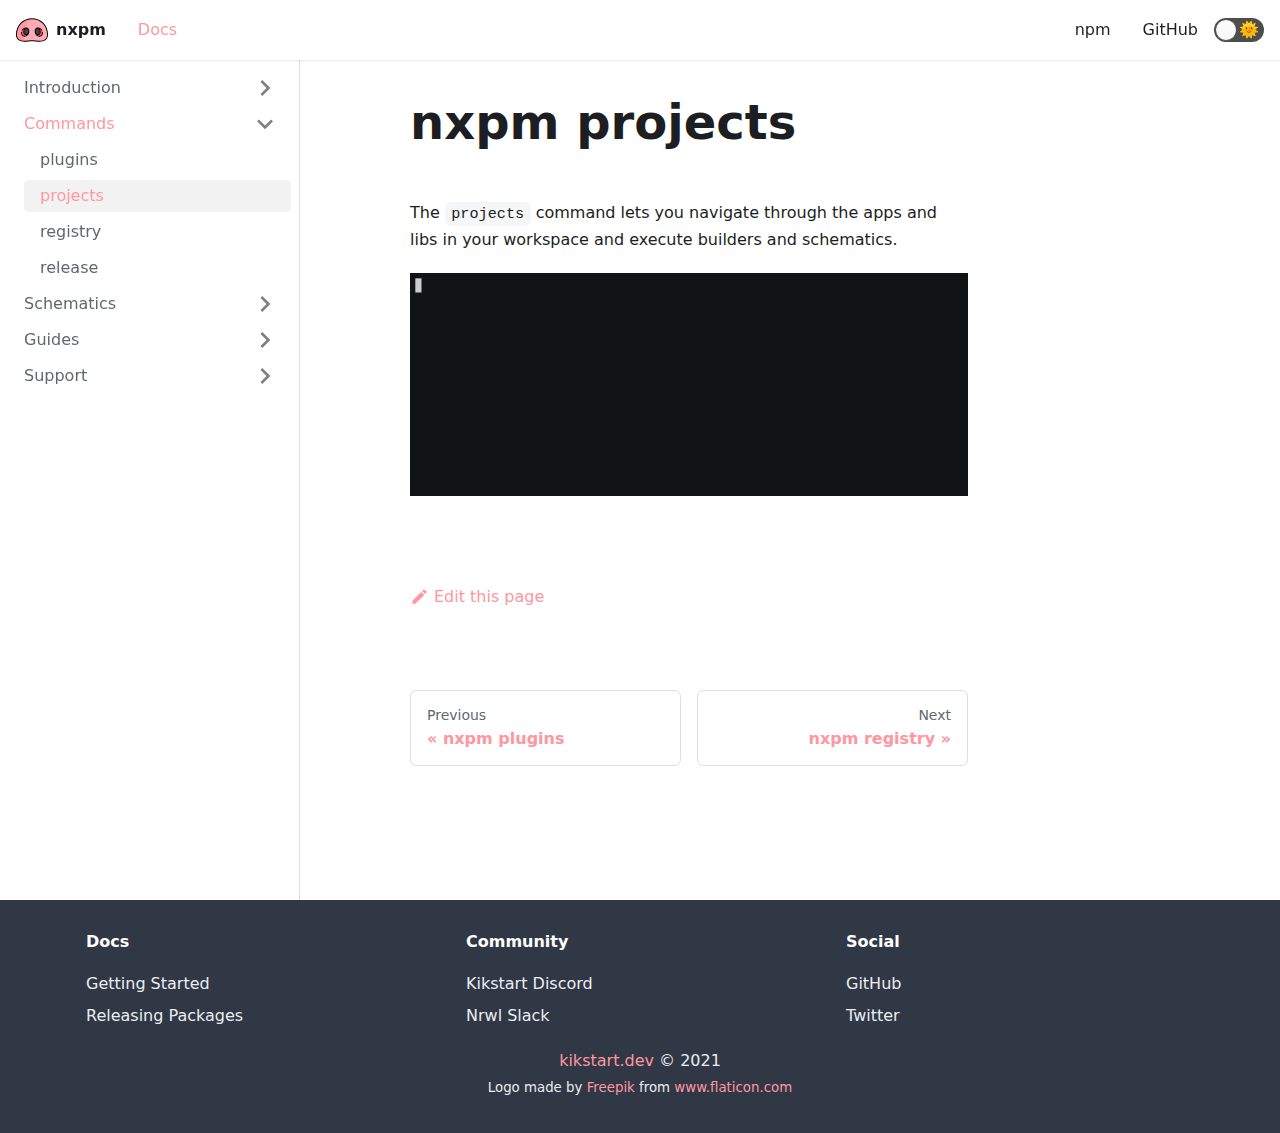
<file: docs/commands/projects/index.html>
<!doctype html>
<html lang="en">
<head>
<meta charset="UTF-8">
<meta name="viewport" content="width=device-width">
<meta name="generator" content="Docusaurus v2.0.0-alpha.54">
<link rel="preconnect" href="https://www.google-analytics.com">
<script>window.ga=window.ga||function(){(ga.q=ga.q||[]).push(arguments)},ga.l=+new Date,ga("create","UA-166626980-1","auto"),ga("send","pageview")</script>
<script async src="https://www.google-analytics.com/analytics.js"></script>

<title data-react-helmet="true">nxpm projects | nxpm</title>

<meta data-react-helmet="true" name="twitter:card" content="summary_large_image"><meta data-react-helmet="true" property="og:title" content="nxpm projects | nxpm"><meta data-react-helmet="true" name="description" content="The `projects` command lets you navigate through the apps and libs in your workspace and execute"><meta data-react-helmet="true" property="og:description" content="The `projects` command lets you navigate through the apps and libs in your workspace and execute"><meta data-react-helmet="true" property="og:url" content="https://nxpm.dev/docs/commands/projects">

<link data-react-helmet="true" rel="shortcut icon" href="/img/favicon.ico">


<link rel="stylesheet" href="/styles.38c98b87.css">


<link rel="preload" href="/styles.613a000e.js" as="script">

<link rel="preload" href="/runtime~main.6638c79a.js" as="script">

<link rel="preload" href="/main.eb0fb56d.js" as="script">

<link rel="preload" href="/1.bcdec24c.js" as="script">

<link rel="preload" href="/2.22f0e47a.js" as="script">

<link rel="preload" href="/20.19955015.js" as="script">

<link rel="preload" href="/20ac7829.060a9150.js" as="script">

<link rel="preload" href="/17896441.c4cf05bb.js" as="script">

<link rel="preload" href="/1928cfbf.52206f4c.js" as="script">

</head>
<body>
<script>!function(){function t(t){document.documentElement.setAttribute("data-theme",t)}var e=window.matchMedia("(prefers-color-scheme: dark)"),n=function(){var t=null;try{t=localStorage.getItem("theme")}catch(t){}return t}();null!==n?t(n):e.matches&&t("dark")}()</script>
<div id="__docusaurus">
<nav class="navbar navbar--light navbar--fixed-top"><div class="navbar__inner"><div class="navbar__items"><div aria-label="Navigation bar toggle" class="navbar__toggle" role="button" tabindex="0"><svg xmlns="http://www.w3.org/2000/svg" width="30" height="30" viewBox="0 0 30 30" role="img" focusable="false"><title>Menu</title><path stroke="currentColor" stroke-linecap="round" stroke-miterlimit="10" stroke-width="2" d="M4 7h22M4 15h22M4 23h22"></path></svg></div><a class="navbar__brand" href="/"><img class="navbar__logo" src="/img/logo.svg" alt="nxpm logo"><strong class="navbar__title">nxpm</strong></a><a aria-current="page" class="navbar__item navbar__link navbar__link--active" href="/docs/getting-started">Docs</a></div><div class="navbar__items navbar__items--right"><a target="_blank" rel="noopener noreferrer" href="https://www.npmjs.com/package/nxpm" class="navbar__item navbar__link">npm</a><a target="_blank" rel="noopener noreferrer" href="https://github.com/nxpm/nxpm-cli" class="navbar__item navbar__link">GitHub</a><div class="react-toggle react-toggle--disabled displayOnlyInLargeViewport_1gtM"><div class="react-toggle-track"><div class="react-toggle-track-check"><span class="toggle_keGJ moon_1gwN"></span></div><div class="react-toggle-track-x"><span class="toggle_keGJ sun_3CPA"></span></div></div><div class="react-toggle-thumb"></div><input type="checkbox" disabled="" aria-label="Dark mode toggle" class="react-toggle-screenreader-only"></div></div></div><div role="presentation" class="navbar-sidebar__backdrop"></div><div class="navbar-sidebar"><div class="navbar-sidebar__brand"><a class="navbar__brand" href="/"><img class="navbar__logo" src="/img/logo.svg" alt="nxpm logo"><strong class="navbar__title">nxpm</strong></a></div><div class="navbar-sidebar__items"><div class="menu"><ul class="menu__list"><li class="menu__list-item"><a aria-current="page" class="menu__link navbar__link--active" position="left" href="/docs/getting-started">Docs</a></li><li class="menu__list-item"><a target="_blank" rel="noopener noreferrer" href="https://www.npmjs.com/package/nxpm" class="menu__link" position="right">npm</a></li><li class="menu__list-item"><a target="_blank" rel="noopener noreferrer" href="https://github.com/nxpm/nxpm-cli" class="menu__link" position="right">GitHub</a></li></ul></div></div></div></nav><div class="main-wrapper"><div class="docPage_1kjD"><div class="docSidebarContainer_1cYp"><div class="sidebar_1kLs"><div class="menu menu--responsive menu_w2sC"><button aria-label="Open Menu" aria-haspopup="true" class="button button--secondary button--sm menu__button" type="button"><svg aria-label="Menu" class="sidebarMenuIcon_2vk4" xmlns="http://www.w3.org/2000/svg" height="24" width="24" viewBox="0 0 32 32" role="img" focusable="false"><title>Menu</title><path stroke="currentColor" stroke-linecap="round" stroke-miterlimit="10" stroke-width="2" d="M4 7h22M4 15h22M4 23h22"></path></svg></button><ul class="menu__list"><li class="menu__list-item menu__list-item--collapsed"><a class="menu__link menu__link--sublist" href="#!">Introduction</a><ul class="menu__list"><li class="menu__list-item"><a class="menu__link" tabindex="-1" href="/docs/getting-started">Getting Started</a></li><li class="menu__list-item"><a class="menu__link" tabindex="-1" href="/docs/installation">Installation</a></li><li class="menu__list-item"><a class="menu__link" tabindex="-1" href="/docs/usage">Usage</a></li></ul></li><li class="menu__list-item"><a class="menu__link menu__link--sublist menu__link--active" href="#!">Commands</a><ul class="menu__list"><li class="menu__list-item"><a class="menu__link" tabindex="0" href="/docs/commands/plugins">plugins</a></li><li class="menu__list-item"><a aria-current="page" class="menu__link menu__link--active" tabindex="0" href="/docs/commands/projects">projects</a></li><li class="menu__list-item"><a class="menu__link" tabindex="0" href="/docs/commands/registry">registry</a></li><li class="menu__list-item"><a class="menu__link" tabindex="0" href="/docs/commands/release">release</a></li></ul></li><li class="menu__list-item menu__list-item--collapsed"><a class="menu__link menu__link--sublist" href="#!">Schematics</a><ul class="menu__list"><li class="menu__list-item"><a class="menu__link" tabindex="-1" href="/docs/schematics/schematics-library">schematics-library</a></li></ul></li><li class="menu__list-item menu__list-item--collapsed"><a class="menu__link menu__link--sublist" href="#!">Guides</a><ul class="menu__list"><li class="menu__list-item"><a class="menu__link" tabindex="-1" href="/docs/guides/releasing-packages">Releasing packages</a></li></ul></li><li class="menu__list-item menu__list-item--collapsed"><a class="menu__link menu__link--sublist" href="#!">Support</a><ul class="menu__list"><li class="menu__list-item"><a class="menu__link" tabindex="-1" href="/docs/troubleshooting">Troubleshooting</a></li><li class="menu__list-item"><a class="menu__link" tabindex="-1" href="/docs/get-support">Get support</a></li></ul></li></ul></div></div></div><main class="docMainContainer_FFX1"><div class="container padding-vert--lg docItemWrapper_1cc7"><div class="row"><div class="col docItemCol_2GOA"><div class="docItemContainer_2cwg"><article><header><h1 class="docTitle_1vWb">nxpm projects</h1></header><div class="markdown"><p>The <code>projects</code> command lets you navigate through the apps and libs in your workspace and execute
builders and schematics.</p><div><img alt="demo gif" src="/img/nxpm-projects.gif"></div></div></article><div class="margin-vert--xl"><div class="row"><div class="col"><a href="https://github.com/nxpm/nxpm/edit/master/apps/docs/docs/commands/projects.md" target="_blank" rel="noreferrer noopener"><svg fill="currentColor" height="1.2em" width="1.2em" preserveAspectRatio="xMidYMid meet" viewBox="0 0 40 40" style="margin-right:0.3em;vertical-align:sub"><g><path d="m34.5 11.7l-3 3.1-6.3-6.3 3.1-3q0.5-0.5 1.2-0.5t1.1 0.5l3.9 3.9q0.5 0.4 0.5 1.1t-0.5 1.2z m-29.5 17.1l18.4-18.5 6.3 6.3-18.4 18.4h-6.3v-6.2z"></path></g></svg>Edit this page</a></div></div></div><div class="margin-vert--lg"><nav class="pagination-nav"><div class="pagination-nav__item"><a class="pagination-nav__link" href="/docs/commands/plugins"><div class="pagination-nav__link--sublabel">Previous</div><div class="pagination-nav__link--label">« nxpm plugins</div></a></div><div class="pagination-nav__item pagination-nav__item--next"><a class="pagination-nav__link" href="/docs/commands/registry"><div class="pagination-nav__link--sublabel">Next</div><div class="pagination-nav__link--label">nxpm registry »</div></a></div></nav></div></div></div><div class="col col--3"><div class="tableOfContents_TbNY"></div></div></div></div></main></div></div><footer class="footer footer--dark"><div class="container"><div class="row footer__links"><div class="col footer__col"><h4 class="footer__title">Docs</h4><ul class="footer__items"><li class="footer__item"><a class="footer__link-item" href="/docs/getting-started">Getting Started</a></li><li class="footer__item"><a class="footer__link-item" href="/docs/guides/releasing-packages">Releasing Packages</a></li></ul></div><div class="col footer__col"><h4 class="footer__title">Community</h4><ul class="footer__items"><li class="footer__item"><a class="footer__link-item" target="_blank" rel="noopener noreferrer" href="https://discord.gg/RTgCpDd">Kikstart Discord</a></li><li class="footer__item"><a class="footer__link-item" target="_blank" rel="noopener noreferrer" href="https://join.slack.com/t/nrwlcommunity/shared_invite/zt-9oqftflu-gcpO8xpMCdBhxUWmtuwr~g">Nrwl Slack</a></li></ul></div><div class="col footer__col"><h4 class="footer__title">Social</h4><ul class="footer__items"><li class="footer__item"><a class="footer__link-item" target="_blank" rel="noopener noreferrer" href="https://github.com/nxpm">GitHub</a></li><li class="footer__item"><a class="footer__link-item" target="_blank" rel="noopener noreferrer" href="https://twitter.com/beeman_nl">Twitter</a></li></ul></div></div><div class="text--center"><div><a target="_blank" href="https://kikstart.dev">kikstart.dev</a> © 2021<br><small>Logo made by <a href="https://www.flaticon.com/authors/freepik" title="Freepik">Freepik</a> from <a href="https://www.flaticon.com/" title="Flaticon">www.flaticon.com</a></small></div></div></div></footer>
</div>

<script src="/styles.613a000e.js"></script>

<script src="/runtime~main.6638c79a.js"></script>

<script src="/main.eb0fb56d.js"></script>

<script src="/1.bcdec24c.js"></script>

<script src="/2.22f0e47a.js"></script>

<script src="/20.19955015.js"></script>

<script src="/20ac7829.060a9150.js"></script>

<script src="/17896441.c4cf05bb.js"></script>

<script src="/1928cfbf.52206f4c.js"></script>


</body>
</html>
</file>
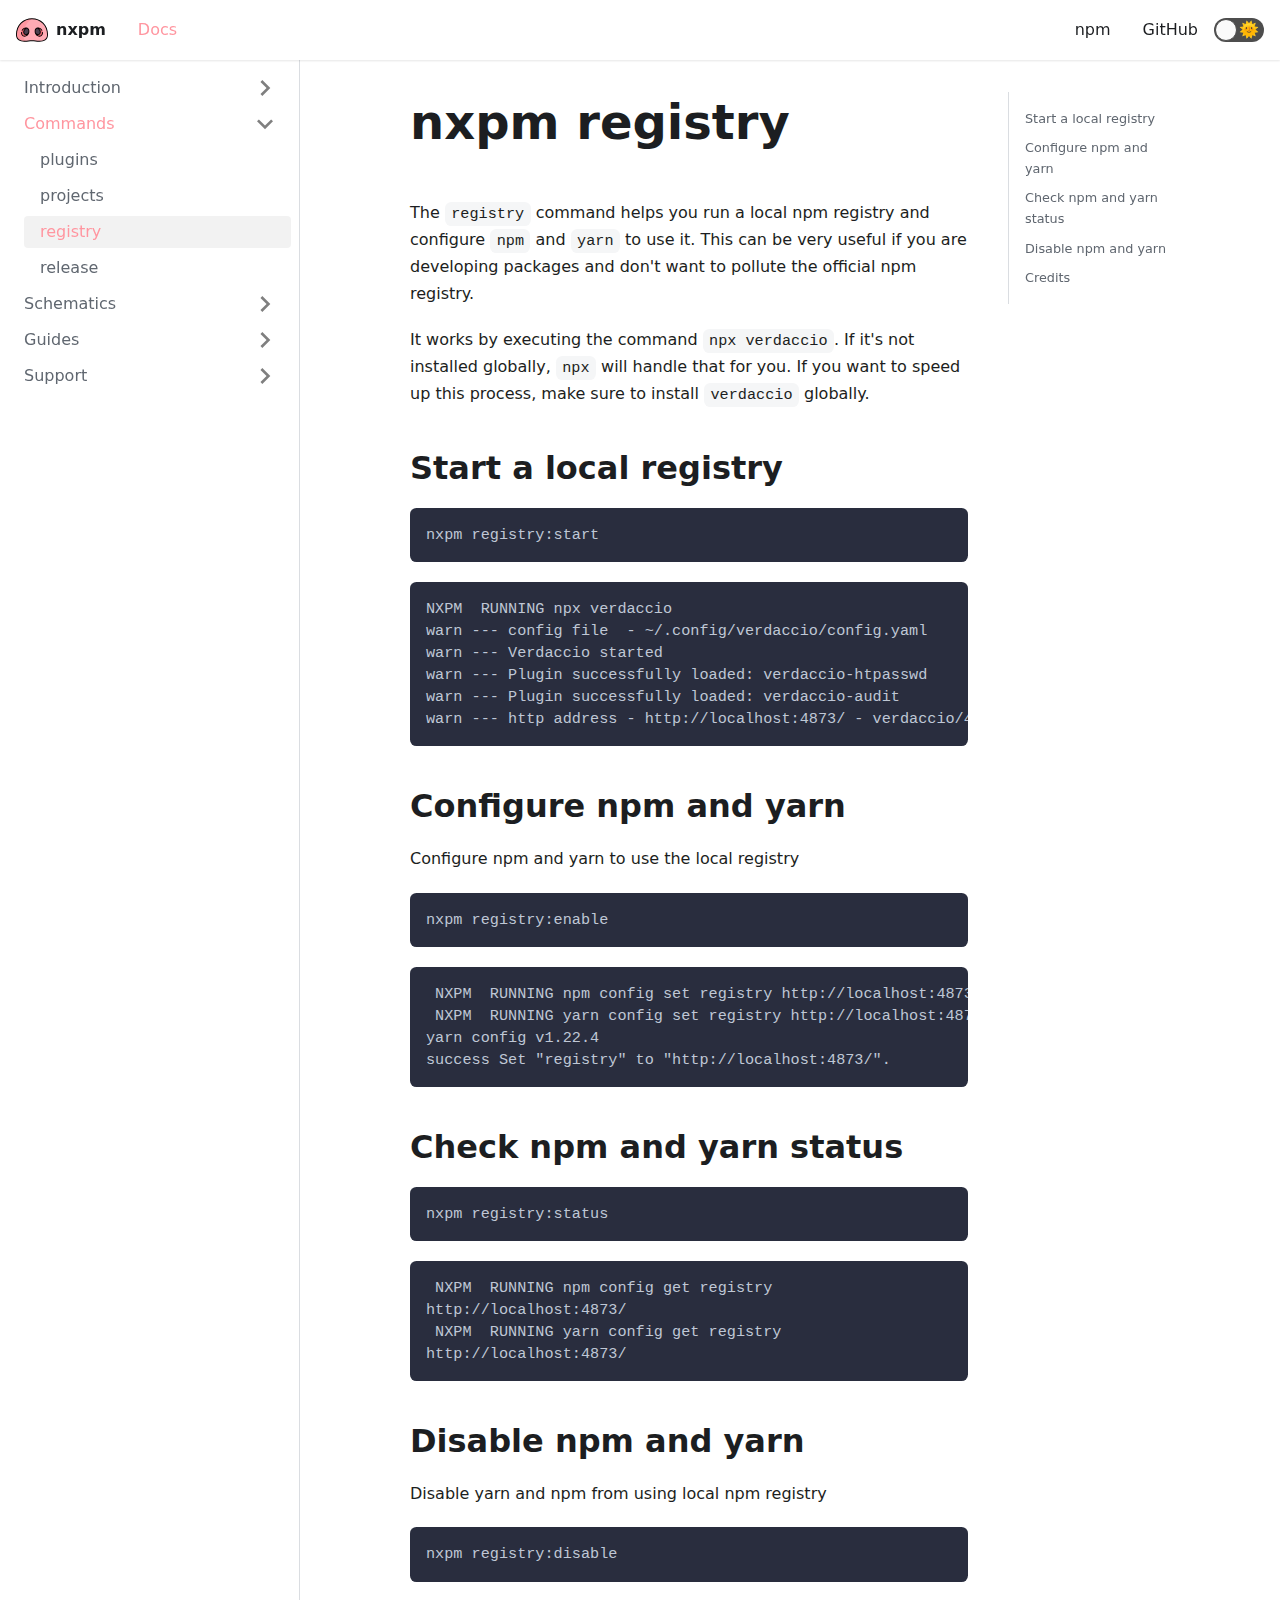
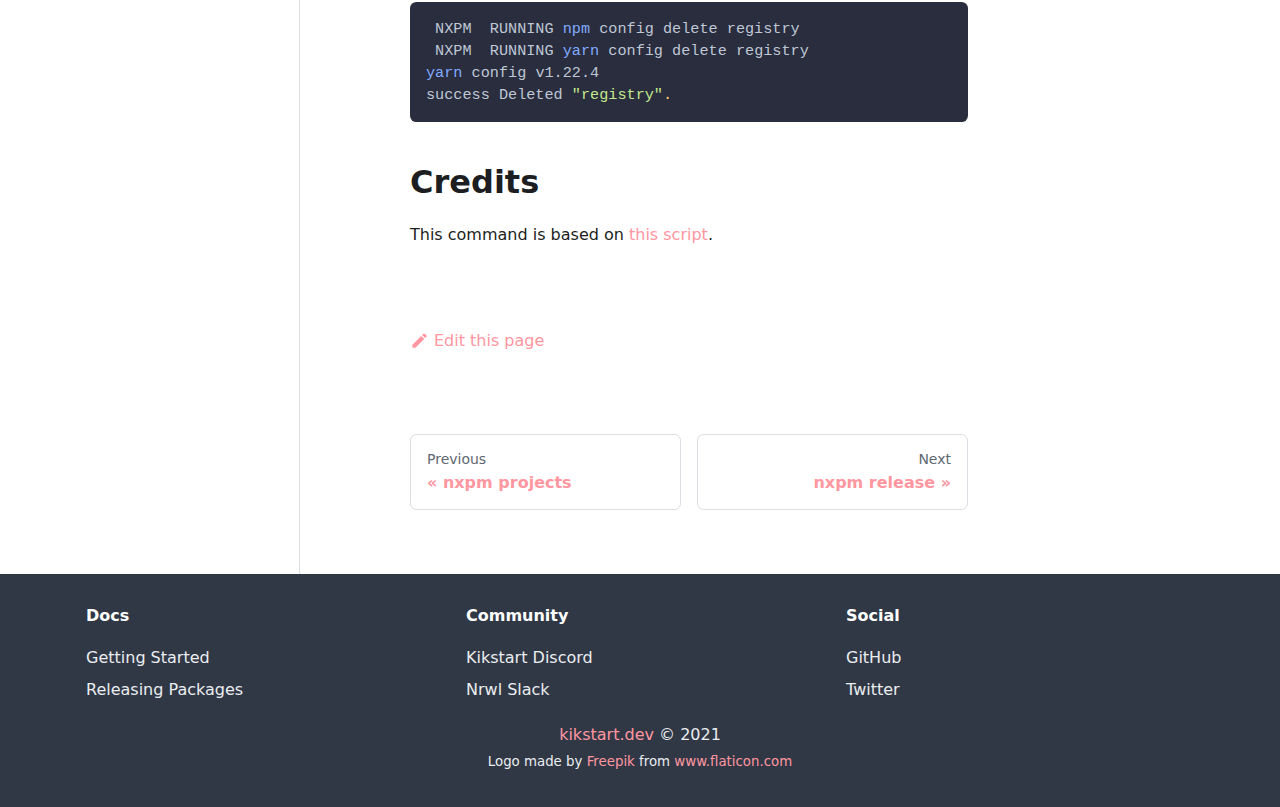
<file: docs/commands/registry/index.html>
<!doctype html>
<html lang="en">
<head>
<meta charset="UTF-8">
<meta name="viewport" content="width=device-width">
<meta name="generator" content="Docusaurus v2.0.0-alpha.54">
<link rel="preconnect" href="https://www.google-analytics.com">
<script>window.ga=window.ga||function(){(ga.q=ga.q||[]).push(arguments)},ga.l=+new Date,ga("create","UA-166626980-1","auto"),ga("send","pageview")</script>
<script async src="https://www.google-analytics.com/analytics.js"></script>

<title data-react-helmet="true">nxpm registry | nxpm</title>

<meta data-react-helmet="true" name="twitter:card" content="summary_large_image"><meta data-react-helmet="true" property="og:title" content="nxpm registry | nxpm"><meta data-react-helmet="true" name="description" content="The `registry` command helps you run a local npm registry and configure `npm` and `yarn` to use it."><meta data-react-helmet="true" property="og:description" content="The `registry` command helps you run a local npm registry and configure `npm` and `yarn` to use it."><meta data-react-helmet="true" property="og:url" content="https://nxpm.dev/docs/commands/registry">

<link data-react-helmet="true" rel="shortcut icon" href="/img/favicon.ico">


<link rel="stylesheet" href="/styles.38c98b87.css">


<link rel="preload" href="/styles.613a000e.js" as="script">

<link rel="preload" href="/runtime~main.6638c79a.js" as="script">

<link rel="preload" href="/main.eb0fb56d.js" as="script">

<link rel="preload" href="/1.bcdec24c.js" as="script">

<link rel="preload" href="/2.22f0e47a.js" as="script">

<link rel="preload" href="/20.19955015.js" as="script">

<link rel="preload" href="/20ac7829.060a9150.js" as="script">

<link rel="preload" href="/17896441.c4cf05bb.js" as="script">

<link rel="preload" href="/ac682472.ec1dcad3.js" as="script">

</head>
<body>
<script>!function(){function t(t){document.documentElement.setAttribute("data-theme",t)}var e=window.matchMedia("(prefers-color-scheme: dark)"),n=function(){var t=null;try{t=localStorage.getItem("theme")}catch(t){}return t}();null!==n?t(n):e.matches&&t("dark")}()</script>
<div id="__docusaurus">
<nav class="navbar navbar--light navbar--fixed-top"><div class="navbar__inner"><div class="navbar__items"><div aria-label="Navigation bar toggle" class="navbar__toggle" role="button" tabindex="0"><svg xmlns="http://www.w3.org/2000/svg" width="30" height="30" viewBox="0 0 30 30" role="img" focusable="false"><title>Menu</title><path stroke="currentColor" stroke-linecap="round" stroke-miterlimit="10" stroke-width="2" d="M4 7h22M4 15h22M4 23h22"></path></svg></div><a class="navbar__brand" href="/"><img class="navbar__logo" src="/img/logo.svg" alt="nxpm logo"><strong class="navbar__title">nxpm</strong></a><a aria-current="page" class="navbar__item navbar__link navbar__link--active" href="/docs/getting-started">Docs</a></div><div class="navbar__items navbar__items--right"><a target="_blank" rel="noopener noreferrer" href="https://www.npmjs.com/package/nxpm" class="navbar__item navbar__link">npm</a><a target="_blank" rel="noopener noreferrer" href="https://github.com/nxpm/nxpm-cli" class="navbar__item navbar__link">GitHub</a><div class="react-toggle react-toggle--disabled displayOnlyInLargeViewport_1gtM"><div class="react-toggle-track"><div class="react-toggle-track-check"><span class="toggle_keGJ moon_1gwN"></span></div><div class="react-toggle-track-x"><span class="toggle_keGJ sun_3CPA"></span></div></div><div class="react-toggle-thumb"></div><input type="checkbox" disabled="" aria-label="Dark mode toggle" class="react-toggle-screenreader-only"></div></div></div><div role="presentation" class="navbar-sidebar__backdrop"></div><div class="navbar-sidebar"><div class="navbar-sidebar__brand"><a class="navbar__brand" href="/"><img class="navbar__logo" src="/img/logo.svg" alt="nxpm logo"><strong class="navbar__title">nxpm</strong></a></div><div class="navbar-sidebar__items"><div class="menu"><ul class="menu__list"><li class="menu__list-item"><a aria-current="page" class="menu__link navbar__link--active" position="left" href="/docs/getting-started">Docs</a></li><li class="menu__list-item"><a target="_blank" rel="noopener noreferrer" href="https://www.npmjs.com/package/nxpm" class="menu__link" position="right">npm</a></li><li class="menu__list-item"><a target="_blank" rel="noopener noreferrer" href="https://github.com/nxpm/nxpm-cli" class="menu__link" position="right">GitHub</a></li></ul></div></div></div></nav><div class="main-wrapper"><div class="docPage_1kjD"><div class="docSidebarContainer_1cYp"><div class="sidebar_1kLs"><div class="menu menu--responsive menu_w2sC"><button aria-label="Open Menu" aria-haspopup="true" class="button button--secondary button--sm menu__button" type="button"><svg aria-label="Menu" class="sidebarMenuIcon_2vk4" xmlns="http://www.w3.org/2000/svg" height="24" width="24" viewBox="0 0 32 32" role="img" focusable="false"><title>Menu</title><path stroke="currentColor" stroke-linecap="round" stroke-miterlimit="10" stroke-width="2" d="M4 7h22M4 15h22M4 23h22"></path></svg></button><ul class="menu__list"><li class="menu__list-item menu__list-item--collapsed"><a class="menu__link menu__link--sublist" href="#!">Introduction</a><ul class="menu__list"><li class="menu__list-item"><a class="menu__link" tabindex="-1" href="/docs/getting-started">Getting Started</a></li><li class="menu__list-item"><a class="menu__link" tabindex="-1" href="/docs/installation">Installation</a></li><li class="menu__list-item"><a class="menu__link" tabindex="-1" href="/docs/usage">Usage</a></li></ul></li><li class="menu__list-item"><a class="menu__link menu__link--sublist menu__link--active" href="#!">Commands</a><ul class="menu__list"><li class="menu__list-item"><a class="menu__link" tabindex="0" href="/docs/commands/plugins">plugins</a></li><li class="menu__list-item"><a class="menu__link" tabindex="0" href="/docs/commands/projects">projects</a></li><li class="menu__list-item"><a aria-current="page" class="menu__link menu__link--active" tabindex="0" href="/docs/commands/registry">registry</a></li><li class="menu__list-item"><a class="menu__link" tabindex="0" href="/docs/commands/release">release</a></li></ul></li><li class="menu__list-item menu__list-item--collapsed"><a class="menu__link menu__link--sublist" href="#!">Schematics</a><ul class="menu__list"><li class="menu__list-item"><a class="menu__link" tabindex="-1" href="/docs/schematics/schematics-library">schematics-library</a></li></ul></li><li class="menu__list-item menu__list-item--collapsed"><a class="menu__link menu__link--sublist" href="#!">Guides</a><ul class="menu__list"><li class="menu__list-item"><a class="menu__link" tabindex="-1" href="/docs/guides/releasing-packages">Releasing packages</a></li></ul></li><li class="menu__list-item menu__list-item--collapsed"><a class="menu__link menu__link--sublist" href="#!">Support</a><ul class="menu__list"><li class="menu__list-item"><a class="menu__link" tabindex="-1" href="/docs/troubleshooting">Troubleshooting</a></li><li class="menu__list-item"><a class="menu__link" tabindex="-1" href="/docs/get-support">Get support</a></li></ul></li></ul></div></div></div><main class="docMainContainer_FFX1"><div class="container padding-vert--lg docItemWrapper_1cc7"><div class="row"><div class="col docItemCol_2GOA"><div class="docItemContainer_2cwg"><article><header><h1 class="docTitle_1vWb">nxpm registry</h1></header><div class="markdown"><p>The <code>registry</code> command helps you run a local npm registry and configure <code>npm</code> and <code>yarn</code> to use it.
This can be very useful if you are developing packages and don&#x27;t want to pollute the official npm registry.</p><p>It works by executing the command <code>npx verdaccio</code>. If it&#x27;s not installed globally, <code>npx</code> will handle that for you. If you want to speed up this process, make sure to install <code>verdaccio</code> globally.</p><h2><a aria-hidden="true" tabindex="-1" class="anchor enhancedAnchor_ZqCz" id="start-a-local-registry"></a><a aria-hidden="true" tabindex="-1" class="hash-link" href="#start-a-local-registry" title="Direct link to heading">#</a>Start a local registry</h2><div class="mdxCodeBlock_iHAB"><div class="codeBlockContent_32p_"><button type="button" aria-label="Copy code to clipboard" class="copyButton_1BYj">Copy</button><div tabindex="0" class="prism-code language-shell codeBlock_19pQ"><div class="codeBlockLines_2n9r" style="color:#bfc7d5;background-color:#292d3e"><div class="token-line" style="color:#bfc7d5"><span class="token plain">nxpm registry:start</span></div></div></div></div></div><div class="mdxCodeBlock_iHAB"><div class="codeBlockContent_32p_"><button type="button" aria-label="Copy code to clipboard" class="copyButton_1BYj">Copy</button><div tabindex="0" class="prism-code language-undefined codeBlock_19pQ"><div class="codeBlockLines_2n9r" style="color:#bfc7d5;background-color:#292d3e"><div class="token-line" style="color:#bfc7d5"><span class="token plain">NXPM  RUNNING npx verdaccio</span></div><div class="token-line" style="color:#bfc7d5"><span class="token plain">warn --- config file  - ~/.config/verdaccio/config.yaml</span></div><div class="token-line" style="color:#bfc7d5"><span class="token plain">warn --- Verdaccio started</span></div><div class="token-line" style="color:#bfc7d5"><span class="token plain">warn --- Plugin successfully loaded: verdaccio-htpasswd</span></div><div class="token-line" style="color:#bfc7d5"><span class="token plain">warn --- Plugin successfully loaded: verdaccio-audit</span></div><div class="token-line" style="color:#bfc7d5"><span class="token plain">warn --- http address - http://localhost:4873/ - verdaccio/4.5.1</span></div></div></div></div></div><h2><a aria-hidden="true" tabindex="-1" class="anchor enhancedAnchor_ZqCz" id="configure-npm-and-yarn"></a><a aria-hidden="true" tabindex="-1" class="hash-link" href="#configure-npm-and-yarn" title="Direct link to heading">#</a>Configure npm and yarn</h2><p>Configure npm and yarn to use the local registry</p><div class="mdxCodeBlock_iHAB"><div class="codeBlockContent_32p_"><button type="button" aria-label="Copy code to clipboard" class="copyButton_1BYj">Copy</button><div tabindex="0" class="prism-code language-shell codeBlock_19pQ"><div class="codeBlockLines_2n9r" style="color:#bfc7d5;background-color:#292d3e"><div class="token-line" style="color:#bfc7d5"><span class="token plain">nxpm registry:enable</span></div></div></div></div></div><div class="mdxCodeBlock_iHAB"><div class="codeBlockContent_32p_"><button type="button" aria-label="Copy code to clipboard" class="copyButton_1BYj">Copy</button><div tabindex="0" class="prism-code language-undefined codeBlock_19pQ"><div class="codeBlockLines_2n9r" style="color:#bfc7d5;background-color:#292d3e"><div class="token-line" style="color:#bfc7d5"><span class="token plain"> NXPM  RUNNING npm config set registry http://localhost:4873/</span></div><div class="token-line" style="color:#bfc7d5"><span class="token plain"> NXPM  RUNNING yarn config set registry http://localhost:4873/</span></div><div class="token-line" style="color:#bfc7d5"><span class="token plain">yarn config v1.22.4</span></div><div class="token-line" style="color:#bfc7d5"><span class="token plain">success Set &quot;registry&quot; to &quot;http://localhost:4873/&quot;.</span></div></div></div></div></div><h2><a aria-hidden="true" tabindex="-1" class="anchor enhancedAnchor_ZqCz" id="check-npm-and-yarn-status"></a><a aria-hidden="true" tabindex="-1" class="hash-link" href="#check-npm-and-yarn-status" title="Direct link to heading">#</a>Check npm and yarn status</h2><div class="mdxCodeBlock_iHAB"><div class="codeBlockContent_32p_"><button type="button" aria-label="Copy code to clipboard" class="copyButton_1BYj">Copy</button><div tabindex="0" class="prism-code language-shell codeBlock_19pQ"><div class="codeBlockLines_2n9r" style="color:#bfc7d5;background-color:#292d3e"><div class="token-line" style="color:#bfc7d5"><span class="token plain">nxpm registry:status</span></div></div></div></div></div><div class="mdxCodeBlock_iHAB"><div class="codeBlockContent_32p_"><button type="button" aria-label="Copy code to clipboard" class="copyButton_1BYj">Copy</button><div tabindex="0" class="prism-code language-undefined codeBlock_19pQ"><div class="codeBlockLines_2n9r" style="color:#bfc7d5;background-color:#292d3e"><div class="token-line" style="color:#bfc7d5"><span class="token plain"> NXPM  RUNNING npm config get registry</span></div><div class="token-line" style="color:#bfc7d5"><span class="token plain">http://localhost:4873/</span></div><div class="token-line" style="color:#bfc7d5"><span class="token plain"> NXPM  RUNNING yarn config get registry</span></div><div class="token-line" style="color:#bfc7d5"><span class="token plain">http://localhost:4873/</span></div></div></div></div></div><h2><a aria-hidden="true" tabindex="-1" class="anchor enhancedAnchor_ZqCz" id="disable-npm-and-yarn"></a><a aria-hidden="true" tabindex="-1" class="hash-link" href="#disable-npm-and-yarn" title="Direct link to heading">#</a>Disable npm and yarn</h2><p>Disable yarn and npm from using local npm registry</p><div class="mdxCodeBlock_iHAB"><div class="codeBlockContent_32p_"><button type="button" aria-label="Copy code to clipboard" class="copyButton_1BYj">Copy</button><div tabindex="0" class="prism-code language-shell codeBlock_19pQ"><div class="codeBlockLines_2n9r" style="color:#bfc7d5;background-color:#292d3e"><div class="token-line" style="color:#bfc7d5"><span class="token plain">nxpm registry:disable</span></div></div></div></div></div><div class="mdxCodeBlock_iHAB"><div class="codeBlockContent_32p_"><button type="button" aria-label="Copy code to clipboard" class="copyButton_1BYj">Copy</button><div tabindex="0" class="prism-code language-shell codeBlock_19pQ"><div class="codeBlockLines_2n9r" style="color:#bfc7d5;background-color:#292d3e"><div class="token-line" style="color:#bfc7d5"><span class="token plain"> NXPM  RUNNING </span><span class="token function" style="color:rgb(130, 170, 255)">npm</span><span class="token plain"> config delete registry</span></div><div class="token-line" style="color:#bfc7d5"><span class="token plain"> NXPM  RUNNING </span><span class="token function" style="color:rgb(130, 170, 255)">yarn</span><span class="token plain"> config delete registry</span></div><div class="token-line" style="color:#bfc7d5"><span class="token plain"></span><span class="token function" style="color:rgb(130, 170, 255)">yarn</span><span class="token plain"> config v1.22.4</span></div><div class="token-line" style="color:#bfc7d5"><span class="token plain">success Deleted </span><span class="token string" style="color:rgb(195, 232, 141)">&quot;registry&quot;</span><span class="token builtin class-name" style="color:rgb(255, 203, 107)">.</span></div></div></div></div></div><h2><a aria-hidden="true" tabindex="-1" class="anchor enhancedAnchor_ZqCz" id="credits"></a><a aria-hidden="true" tabindex="-1" class="hash-link" href="#credits" title="Direct link to heading">#</a>Credits</h2><p>This command is based on <a href="https://github.com/nrwl/nx/blob/master/scripts/local-registry.sh">this script</a>.</p></div></article><div class="margin-vert--xl"><div class="row"><div class="col"><a href="https://github.com/nxpm/nxpm/edit/master/apps/docs/docs/commands/registry.md" target="_blank" rel="noreferrer noopener"><svg fill="currentColor" height="1.2em" width="1.2em" preserveAspectRatio="xMidYMid meet" viewBox="0 0 40 40" style="margin-right:0.3em;vertical-align:sub"><g><path d="m34.5 11.7l-3 3.1-6.3-6.3 3.1-3q0.5-0.5 1.2-0.5t1.1 0.5l3.9 3.9q0.5 0.4 0.5 1.1t-0.5 1.2z m-29.5 17.1l18.4-18.5 6.3 6.3-18.4 18.4h-6.3v-6.2z"></path></g></svg>Edit this page</a></div></div></div><div class="margin-vert--lg"><nav class="pagination-nav"><div class="pagination-nav__item"><a class="pagination-nav__link" href="/docs/commands/projects"><div class="pagination-nav__link--sublabel">Previous</div><div class="pagination-nav__link--label">« nxpm projects</div></a></div><div class="pagination-nav__item pagination-nav__item--next"><a class="pagination-nav__link" href="/docs/commands/release"><div class="pagination-nav__link--sublabel">Next</div><div class="pagination-nav__link--label">nxpm release »</div></a></div></nav></div></div></div><div class="col col--3"><div class="tableOfContents_TbNY"><ul class="contents contents__left-border"><li><a href="#start-a-local-registry" class="contents__link">Start a local registry</a></li><li><a href="#configure-npm-and-yarn" class="contents__link">Configure npm and yarn</a></li><li><a href="#check-npm-and-yarn-status" class="contents__link">Check npm and yarn status</a></li><li><a href="#disable-npm-and-yarn" class="contents__link">Disable npm and yarn</a></li><li><a href="#credits" class="contents__link">Credits</a></li></ul></div></div></div></div></main></div></div><footer class="footer footer--dark"><div class="container"><div class="row footer__links"><div class="col footer__col"><h4 class="footer__title">Docs</h4><ul class="footer__items"><li class="footer__item"><a class="footer__link-item" href="/docs/getting-started">Getting Started</a></li><li class="footer__item"><a class="footer__link-item" href="/docs/guides/releasing-packages">Releasing Packages</a></li></ul></div><div class="col footer__col"><h4 class="footer__title">Community</h4><ul class="footer__items"><li class="footer__item"><a class="footer__link-item" target="_blank" rel="noopener noreferrer" href="https://discord.gg/RTgCpDd">Kikstart Discord</a></li><li class="footer__item"><a class="footer__link-item" target="_blank" rel="noopener noreferrer" href="https://join.slack.com/t/nrwlcommunity/shared_invite/zt-9oqftflu-gcpO8xpMCdBhxUWmtuwr~g">Nrwl Slack</a></li></ul></div><div class="col footer__col"><h4 class="footer__title">Social</h4><ul class="footer__items"><li class="footer__item"><a class="footer__link-item" target="_blank" rel="noopener noreferrer" href="https://github.com/nxpm">GitHub</a></li><li class="footer__item"><a class="footer__link-item" target="_blank" rel="noopener noreferrer" href="https://twitter.com/beeman_nl">Twitter</a></li></ul></div></div><div class="text--center"><div><a target="_blank" href="https://kikstart.dev">kikstart.dev</a> © 2021<br><small>Logo made by <a href="https://www.flaticon.com/authors/freepik" title="Freepik">Freepik</a> from <a href="https://www.flaticon.com/" title="Flaticon">www.flaticon.com</a></small></div></div></div></footer>
</div>

<script src="/styles.613a000e.js"></script>

<script src="/runtime~main.6638c79a.js"></script>

<script src="/main.eb0fb56d.js"></script>

<script src="/1.bcdec24c.js"></script>

<script src="/2.22f0e47a.js"></script>

<script src="/20.19955015.js"></script>

<script src="/20ac7829.060a9150.js"></script>

<script src="/17896441.c4cf05bb.js"></script>

<script src="/ac682472.ec1dcad3.js"></script>


</body>
</html>
</file>
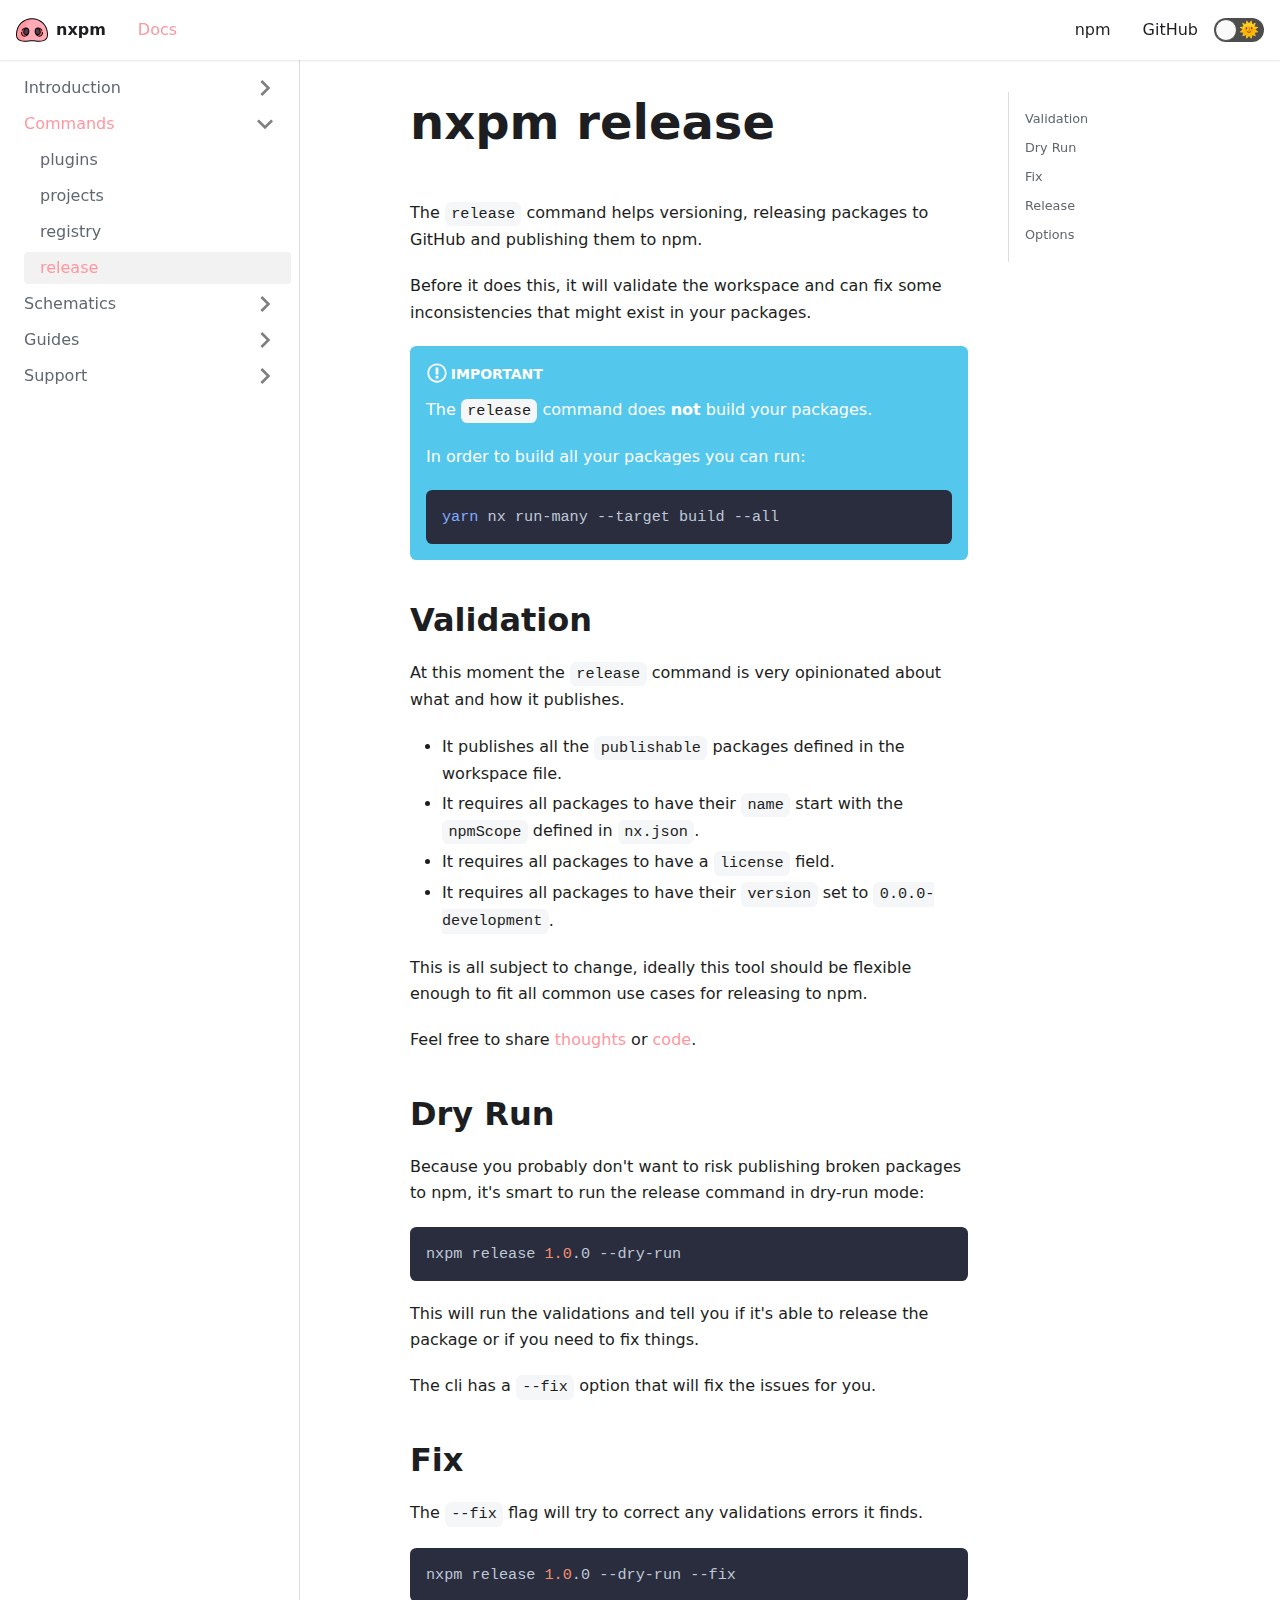
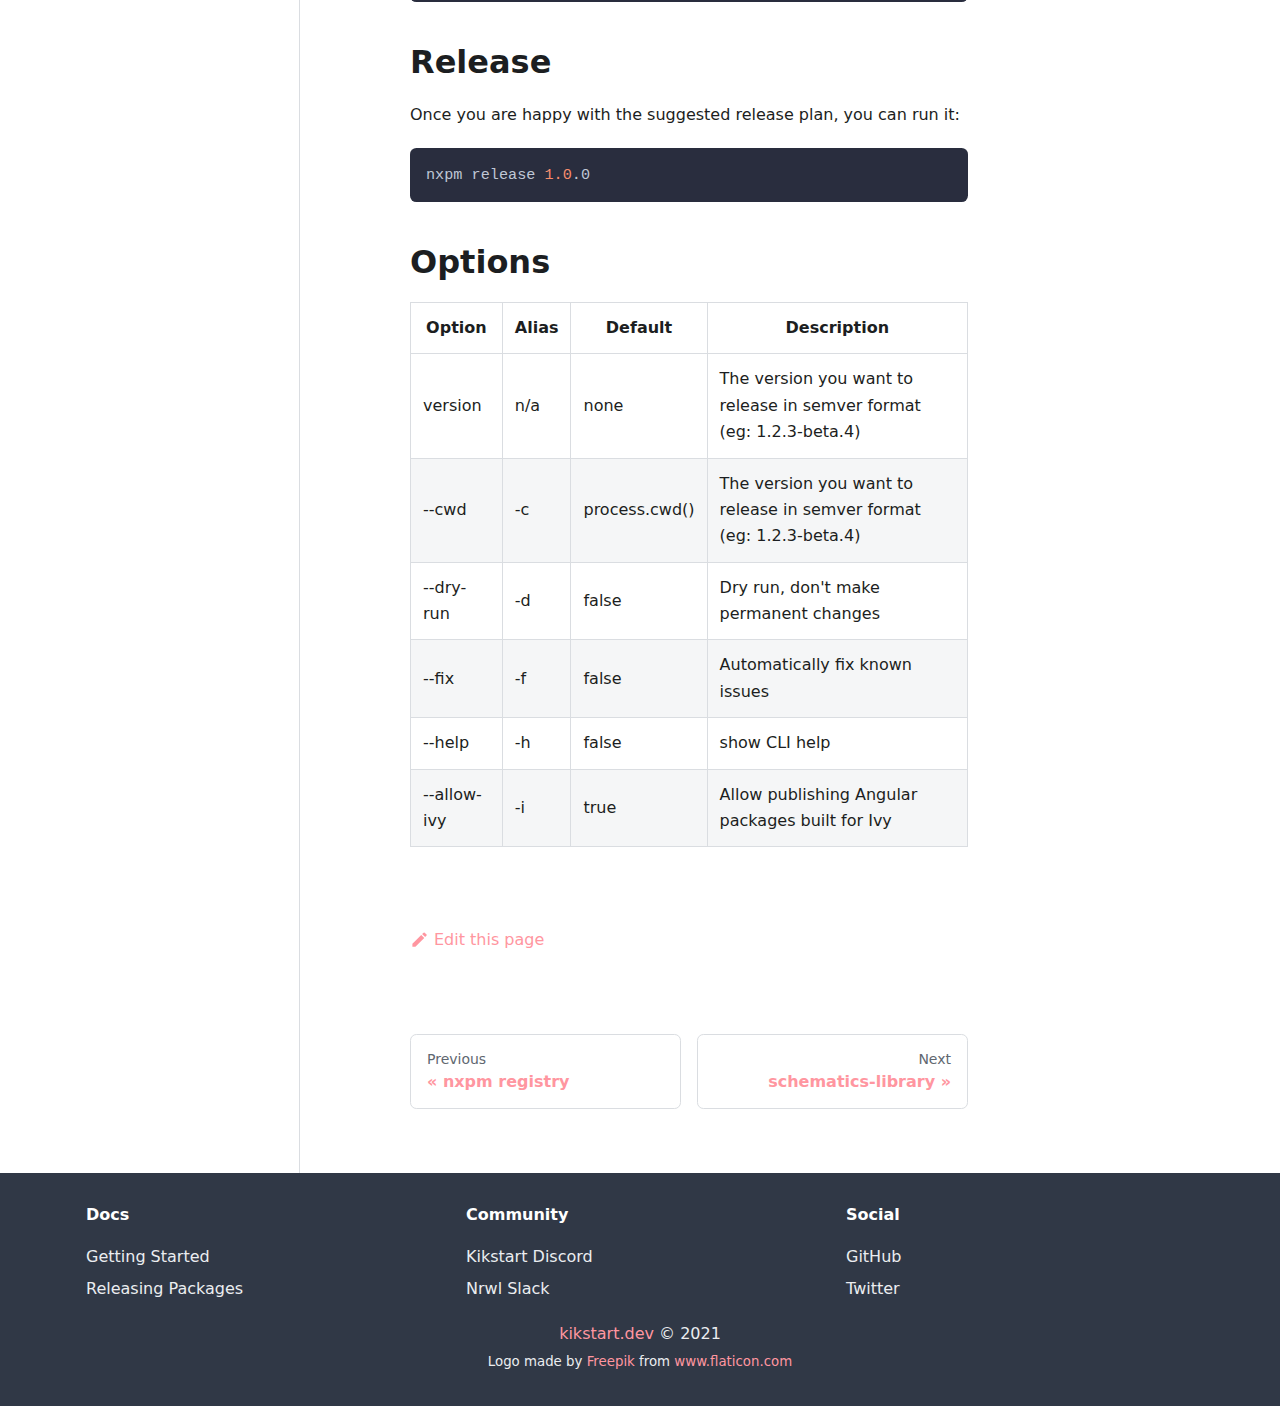
<file: docs/commands/release/index.html>
<!doctype html>
<html lang="en">
<head>
<meta charset="UTF-8">
<meta name="viewport" content="width=device-width">
<meta name="generator" content="Docusaurus v2.0.0-alpha.54">
<link rel="preconnect" href="https://www.google-analytics.com">
<script>window.ga=window.ga||function(){(ga.q=ga.q||[]).push(arguments)},ga.l=+new Date,ga("create","UA-166626980-1","auto"),ga("send","pageview")</script>
<script async src="https://www.google-analytics.com/analytics.js"></script>

<title data-react-helmet="true">nxpm release | nxpm</title>

<meta data-react-helmet="true" name="twitter:card" content="summary_large_image"><meta data-react-helmet="true" property="og:title" content="nxpm release | nxpm"><meta data-react-helmet="true" name="description" content="The `release` command helps versioning, releasing packages to GitHub and publishing them to npm."><meta data-react-helmet="true" property="og:description" content="The `release` command helps versioning, releasing packages to GitHub and publishing them to npm."><meta data-react-helmet="true" property="og:url" content="https://nxpm.dev/docs/commands/release">

<link data-react-helmet="true" rel="shortcut icon" href="/img/favicon.ico">


<link rel="stylesheet" href="/styles.38c98b87.css">


<link rel="preload" href="/styles.613a000e.js" as="script">

<link rel="preload" href="/runtime~main.6638c79a.js" as="script">

<link rel="preload" href="/main.eb0fb56d.js" as="script">

<link rel="preload" href="/1.bcdec24c.js" as="script">

<link rel="preload" href="/2.22f0e47a.js" as="script">

<link rel="preload" href="/20.19955015.js" as="script">

<link rel="preload" href="/20ac7829.060a9150.js" as="script">

<link rel="preload" href="/17896441.c4cf05bb.js" as="script">

<link rel="preload" href="/b621628e.18ebb41b.js" as="script">

</head>
<body>
<script>!function(){function t(t){document.documentElement.setAttribute("data-theme",t)}var e=window.matchMedia("(prefers-color-scheme: dark)"),n=function(){var t=null;try{t=localStorage.getItem("theme")}catch(t){}return t}();null!==n?t(n):e.matches&&t("dark")}()</script>
<div id="__docusaurus">
<nav class="navbar navbar--light navbar--fixed-top"><div class="navbar__inner"><div class="navbar__items"><div aria-label="Navigation bar toggle" class="navbar__toggle" role="button" tabindex="0"><svg xmlns="http://www.w3.org/2000/svg" width="30" height="30" viewBox="0 0 30 30" role="img" focusable="false"><title>Menu</title><path stroke="currentColor" stroke-linecap="round" stroke-miterlimit="10" stroke-width="2" d="M4 7h22M4 15h22M4 23h22"></path></svg></div><a class="navbar__brand" href="/"><img class="navbar__logo" src="/img/logo.svg" alt="nxpm logo"><strong class="navbar__title">nxpm</strong></a><a aria-current="page" class="navbar__item navbar__link navbar__link--active" href="/docs/getting-started">Docs</a></div><div class="navbar__items navbar__items--right"><a target="_blank" rel="noopener noreferrer" href="https://www.npmjs.com/package/nxpm" class="navbar__item navbar__link">npm</a><a target="_blank" rel="noopener noreferrer" href="https://github.com/nxpm/nxpm-cli" class="navbar__item navbar__link">GitHub</a><div class="react-toggle react-toggle--disabled displayOnlyInLargeViewport_1gtM"><div class="react-toggle-track"><div class="react-toggle-track-check"><span class="toggle_keGJ moon_1gwN"></span></div><div class="react-toggle-track-x"><span class="toggle_keGJ sun_3CPA"></span></div></div><div class="react-toggle-thumb"></div><input type="checkbox" disabled="" aria-label="Dark mode toggle" class="react-toggle-screenreader-only"></div></div></div><div role="presentation" class="navbar-sidebar__backdrop"></div><div class="navbar-sidebar"><div class="navbar-sidebar__brand"><a class="navbar__brand" href="/"><img class="navbar__logo" src="/img/logo.svg" alt="nxpm logo"><strong class="navbar__title">nxpm</strong></a></div><div class="navbar-sidebar__items"><div class="menu"><ul class="menu__list"><li class="menu__list-item"><a aria-current="page" class="menu__link navbar__link--active" position="left" href="/docs/getting-started">Docs</a></li><li class="menu__list-item"><a target="_blank" rel="noopener noreferrer" href="https://www.npmjs.com/package/nxpm" class="menu__link" position="right">npm</a></li><li class="menu__list-item"><a target="_blank" rel="noopener noreferrer" href="https://github.com/nxpm/nxpm-cli" class="menu__link" position="right">GitHub</a></li></ul></div></div></div></nav><div class="main-wrapper"><div class="docPage_1kjD"><div class="docSidebarContainer_1cYp"><div class="sidebar_1kLs"><div class="menu menu--responsive menu_w2sC"><button aria-label="Open Menu" aria-haspopup="true" class="button button--secondary button--sm menu__button" type="button"><svg aria-label="Menu" class="sidebarMenuIcon_2vk4" xmlns="http://www.w3.org/2000/svg" height="24" width="24" viewBox="0 0 32 32" role="img" focusable="false"><title>Menu</title><path stroke="currentColor" stroke-linecap="round" stroke-miterlimit="10" stroke-width="2" d="M4 7h22M4 15h22M4 23h22"></path></svg></button><ul class="menu__list"><li class="menu__list-item menu__list-item--collapsed"><a class="menu__link menu__link--sublist" href="#!">Introduction</a><ul class="menu__list"><li class="menu__list-item"><a class="menu__link" tabindex="-1" href="/docs/getting-started">Getting Started</a></li><li class="menu__list-item"><a class="menu__link" tabindex="-1" href="/docs/installation">Installation</a></li><li class="menu__list-item"><a class="menu__link" tabindex="-1" href="/docs/usage">Usage</a></li></ul></li><li class="menu__list-item"><a class="menu__link menu__link--sublist menu__link--active" href="#!">Commands</a><ul class="menu__list"><li class="menu__list-item"><a class="menu__link" tabindex="0" href="/docs/commands/plugins">plugins</a></li><li class="menu__list-item"><a class="menu__link" tabindex="0" href="/docs/commands/projects">projects</a></li><li class="menu__list-item"><a class="menu__link" tabindex="0" href="/docs/commands/registry">registry</a></li><li class="menu__list-item"><a aria-current="page" class="menu__link menu__link--active" tabindex="0" href="/docs/commands/release">release</a></li></ul></li><li class="menu__list-item menu__list-item--collapsed"><a class="menu__link menu__link--sublist" href="#!">Schematics</a><ul class="menu__list"><li class="menu__list-item"><a class="menu__link" tabindex="-1" href="/docs/schematics/schematics-library">schematics-library</a></li></ul></li><li class="menu__list-item menu__list-item--collapsed"><a class="menu__link menu__link--sublist" href="#!">Guides</a><ul class="menu__list"><li class="menu__list-item"><a class="menu__link" tabindex="-1" href="/docs/guides/releasing-packages">Releasing packages</a></li></ul></li><li class="menu__list-item menu__list-item--collapsed"><a class="menu__link menu__link--sublist" href="#!">Support</a><ul class="menu__list"><li class="menu__list-item"><a class="menu__link" tabindex="-1" href="/docs/troubleshooting">Troubleshooting</a></li><li class="menu__list-item"><a class="menu__link" tabindex="-1" href="/docs/get-support">Get support</a></li></ul></li></ul></div></div></div><main class="docMainContainer_FFX1"><div class="container padding-vert--lg docItemWrapper_1cc7"><div class="row"><div class="col docItemCol_2GOA"><div class="docItemContainer_2cwg"><article><header><h1 class="docTitle_1vWb">nxpm release</h1></header><div class="markdown"><p>The <code>release</code> command helps versioning, releasing packages to GitHub and publishing them to npm.</p><p>Before it does this, it will validate the workspace and can fix some inconsistencies that might exist in your packages.</p><div class="admonition admonition-important alert alert--info"><div class="admonition-heading"><h5><span class="admonition-icon"><svg xmlns="http://www.w3.org/2000/svg" width="14" height="16" viewBox="0 0 14 16"><path fill-rule="evenodd" d="M7 2.3c3.14 0 5.7 2.56 5.7 5.7s-2.56 5.7-5.7 5.7A5.71 5.71 0 0 1 1.3 8c0-3.14 2.56-5.7 5.7-5.7zM7 1C3.14 1 0 4.14 0 8s3.14 7 7 7 7-3.14 7-7-3.14-7-7-7zm1 3H6v5h2V4zm0 6H6v2h2v-2z"></path></svg></span>important</h5></div><div class="admonition-content"><p>The <code>release</code> command does <strong>not</strong> build your packages.</p><p>In order to build all your packages you can run:</p><div class="mdxCodeBlock_iHAB"><div class="codeBlockContent_32p_"><button type="button" aria-label="Copy code to clipboard" class="copyButton_1BYj">Copy</button><div tabindex="0" class="prism-code language-shell codeBlock_19pQ"><div class="codeBlockLines_2n9r" style="color:#bfc7d5;background-color:#292d3e"><div class="token-line" style="color:#bfc7d5"><span class="token function" style="color:rgb(130, 170, 255)">yarn</span><span class="token plain"> nx run-many --target build --all</span></div></div></div></div></div></div></div><h2><a aria-hidden="true" tabindex="-1" class="anchor enhancedAnchor_ZqCz" id="validation"></a><a aria-hidden="true" tabindex="-1" class="hash-link" href="#validation" title="Direct link to heading">#</a>Validation</h2><p>At this moment the <code>release</code> command is very opinionated about what and how it publishes.</p><ul><li>It publishes all the <code>publishable</code> packages defined in the workspace file.</li><li>It requires all packages to have their <code>name</code> start with the <code>npmScope</code> defined in <code>nx.json</code>.</li><li>It requires all packages to have a <code>license</code> field.</li><li>It requires all packages to have their <code>version</code> set to <code>0.0.0-development</code>.</li></ul><p>This is all subject to change, ideally this tool should be flexible enough to fit all common use cases for releasing to npm.</p><p>Feel free to share <a href="https://github.com/nxpm/nxpm-cli/issues">thoughts</a> or <a href="https://github.com/nxpm/nxpm-cli/pulls">code</a>.</p><h2><a aria-hidden="true" tabindex="-1" class="anchor enhancedAnchor_ZqCz" id="dry-run"></a><a aria-hidden="true" tabindex="-1" class="hash-link" href="#dry-run" title="Direct link to heading">#</a>Dry Run</h2><p>Because you probably don&#x27;t want to risk publishing broken packages to npm, it&#x27;s smart to run the release command in dry-run mode:</p><div class="mdxCodeBlock_iHAB"><div class="codeBlockContent_32p_"><button type="button" aria-label="Copy code to clipboard" class="copyButton_1BYj">Copy</button><div tabindex="0" class="prism-code language-shell codeBlock_19pQ"><div class="codeBlockLines_2n9r" style="color:#bfc7d5;background-color:#292d3e"><div class="token-line" style="color:#bfc7d5"><span class="token plain">nxpm release </span><span class="token number" style="color:rgb(247, 140, 108)">1.0</span><span class="token plain">.0 --dry-run</span></div></div></div></div></div><p>This will run the validations and tell you if it&#x27;s able to release the package or if you need to fix things.</p><p>The cli has a <code>--fix</code> option that will fix the issues for you.</p><h2><a aria-hidden="true" tabindex="-1" class="anchor enhancedAnchor_ZqCz" id="fix"></a><a aria-hidden="true" tabindex="-1" class="hash-link" href="#fix" title="Direct link to heading">#</a>Fix</h2><p>The <code>--fix</code> flag will try to correct any validations errors it finds.</p><div class="mdxCodeBlock_iHAB"><div class="codeBlockContent_32p_"><button type="button" aria-label="Copy code to clipboard" class="copyButton_1BYj">Copy</button><div tabindex="0" class="prism-code language-shell codeBlock_19pQ"><div class="codeBlockLines_2n9r" style="color:#bfc7d5;background-color:#292d3e"><div class="token-line" style="color:#bfc7d5"><span class="token plain">nxpm release </span><span class="token number" style="color:rgb(247, 140, 108)">1.0</span><span class="token plain">.0 --dry-run --fix</span></div></div></div></div></div><h2><a aria-hidden="true" tabindex="-1" class="anchor enhancedAnchor_ZqCz" id="release"></a><a aria-hidden="true" tabindex="-1" class="hash-link" href="#release" title="Direct link to heading">#</a>Release</h2><p>Once you are happy with the suggested release plan, you can run it:</p><div class="mdxCodeBlock_iHAB"><div class="codeBlockContent_32p_"><button type="button" aria-label="Copy code to clipboard" class="copyButton_1BYj">Copy</button><div tabindex="0" class="prism-code language-shell codeBlock_19pQ"><div class="codeBlockLines_2n9r" style="color:#bfc7d5;background-color:#292d3e"><div class="token-line" style="color:#bfc7d5"><span class="token plain">nxpm release </span><span class="token number" style="color:rgb(247, 140, 108)">1.0</span><span class="token plain">.0</span></div></div></div></div></div><h2><a aria-hidden="true" tabindex="-1" class="anchor enhancedAnchor_ZqCz" id="options"></a><a aria-hidden="true" tabindex="-1" class="hash-link" href="#options" title="Direct link to heading">#</a>Options</h2><table><thead><tr><th>Option</th><th>Alias</th><th>Default</th><th>Description</th></tr></thead><tbody><tr><td>version</td><td>n/a</td><td>none</td><td>The version you want to release in semver format (eg: 1.2.3-beta.4)</td></tr><tr><td>--cwd</td><td>-c</td><td>process.cwd()</td><td>The version you want to release in semver format (eg: 1.2.3-beta.4)</td></tr><tr><td>--dry-run</td><td>-d</td><td>false</td><td>Dry run, don&#x27;t make permanent changes</td></tr><tr><td>--fix</td><td>-f</td><td>false</td><td>Automatically fix known issues</td></tr><tr><td>--help</td><td>-h</td><td>false</td><td>show CLI help</td></tr><tr><td>--allow-ivy</td><td>-i</td><td>true</td><td>Allow publishing Angular packages built for Ivy</td></tr></tbody></table></div></article><div class="margin-vert--xl"><div class="row"><div class="col"><a href="https://github.com/nxpm/nxpm/edit/master/apps/docs/docs/commands/release.md" target="_blank" rel="noreferrer noopener"><svg fill="currentColor" height="1.2em" width="1.2em" preserveAspectRatio="xMidYMid meet" viewBox="0 0 40 40" style="margin-right:0.3em;vertical-align:sub"><g><path d="m34.5 11.7l-3 3.1-6.3-6.3 3.1-3q0.5-0.5 1.2-0.5t1.1 0.5l3.9 3.9q0.5 0.4 0.5 1.1t-0.5 1.2z m-29.5 17.1l18.4-18.5 6.3 6.3-18.4 18.4h-6.3v-6.2z"></path></g></svg>Edit this page</a></div></div></div><div class="margin-vert--lg"><nav class="pagination-nav"><div class="pagination-nav__item"><a class="pagination-nav__link" href="/docs/commands/registry"><div class="pagination-nav__link--sublabel">Previous</div><div class="pagination-nav__link--label">« nxpm registry</div></a></div><div class="pagination-nav__item pagination-nav__item--next"><a class="pagination-nav__link" href="/docs/schematics/schematics-library"><div class="pagination-nav__link--sublabel">Next</div><div class="pagination-nav__link--label">schematics-library »</div></a></div></nav></div></div></div><div class="col col--3"><div class="tableOfContents_TbNY"><ul class="contents contents__left-border"><li><a href="#validation" class="contents__link">Validation</a></li><li><a href="#dry-run" class="contents__link">Dry Run</a></li><li><a href="#fix" class="contents__link">Fix</a></li><li><a href="#release" class="contents__link">Release</a></li><li><a href="#options" class="contents__link">Options</a></li></ul></div></div></div></div></main></div></div><footer class="footer footer--dark"><div class="container"><div class="row footer__links"><div class="col footer__col"><h4 class="footer__title">Docs</h4><ul class="footer__items"><li class="footer__item"><a class="footer__link-item" href="/docs/getting-started">Getting Started</a></li><li class="footer__item"><a class="footer__link-item" href="/docs/guides/releasing-packages">Releasing Packages</a></li></ul></div><div class="col footer__col"><h4 class="footer__title">Community</h4><ul class="footer__items"><li class="footer__item"><a class="footer__link-item" target="_blank" rel="noopener noreferrer" href="https://discord.gg/RTgCpDd">Kikstart Discord</a></li><li class="footer__item"><a class="footer__link-item" target="_blank" rel="noopener noreferrer" href="https://join.slack.com/t/nrwlcommunity/shared_invite/zt-9oqftflu-gcpO8xpMCdBhxUWmtuwr~g">Nrwl Slack</a></li></ul></div><div class="col footer__col"><h4 class="footer__title">Social</h4><ul class="footer__items"><li class="footer__item"><a class="footer__link-item" target="_blank" rel="noopener noreferrer" href="https://github.com/nxpm">GitHub</a></li><li class="footer__item"><a class="footer__link-item" target="_blank" rel="noopener noreferrer" href="https://twitter.com/beeman_nl">Twitter</a></li></ul></div></div><div class="text--center"><div><a target="_blank" href="https://kikstart.dev">kikstart.dev</a> © 2021<br><small>Logo made by <a href="https://www.flaticon.com/authors/freepik" title="Freepik">Freepik</a> from <a href="https://www.flaticon.com/" title="Flaticon">www.flaticon.com</a></small></div></div></div></footer>
</div>

<script src="/styles.613a000e.js"></script>

<script src="/runtime~main.6638c79a.js"></script>

<script src="/main.eb0fb56d.js"></script>

<script src="/1.bcdec24c.js"></script>

<script src="/2.22f0e47a.js"></script>

<script src="/20.19955015.js"></script>

<script src="/20ac7829.060a9150.js"></script>

<script src="/17896441.c4cf05bb.js"></script>

<script src="/b621628e.18ebb41b.js"></script>


</body>
</html>
</file>
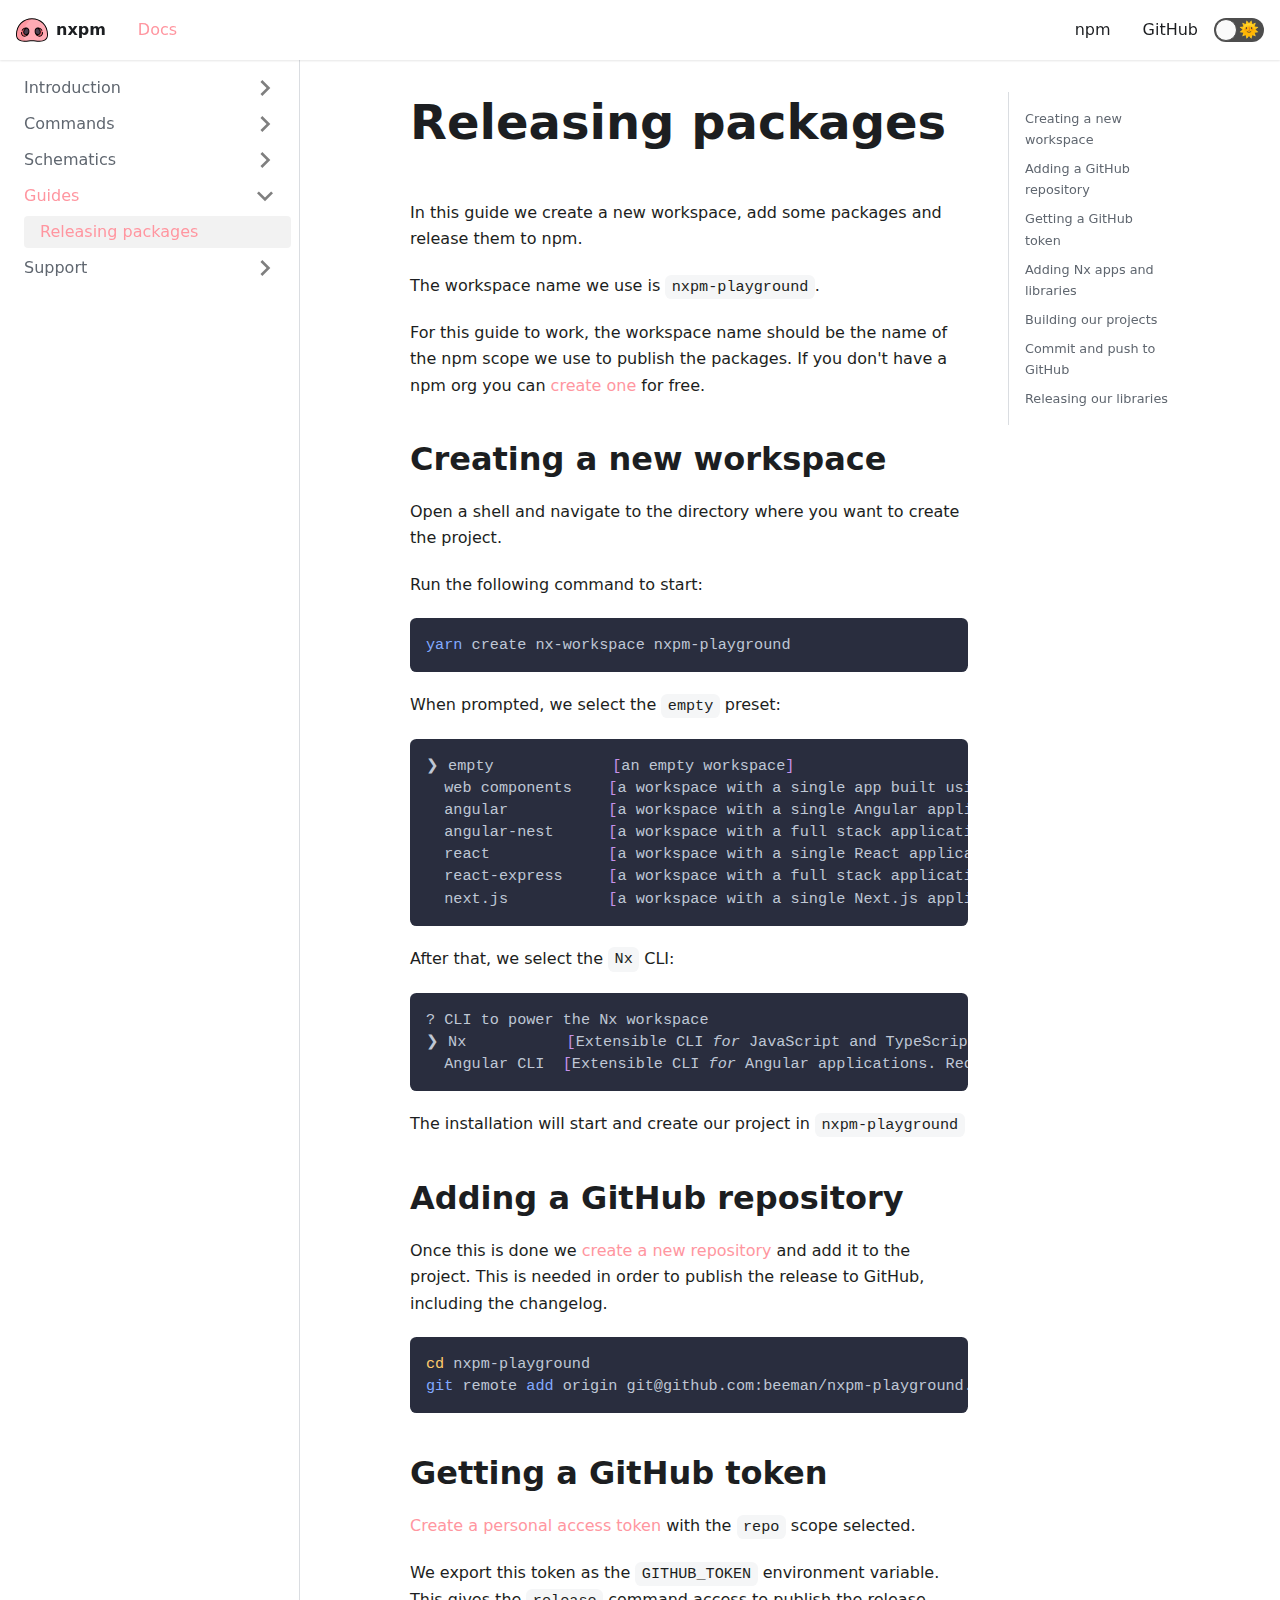
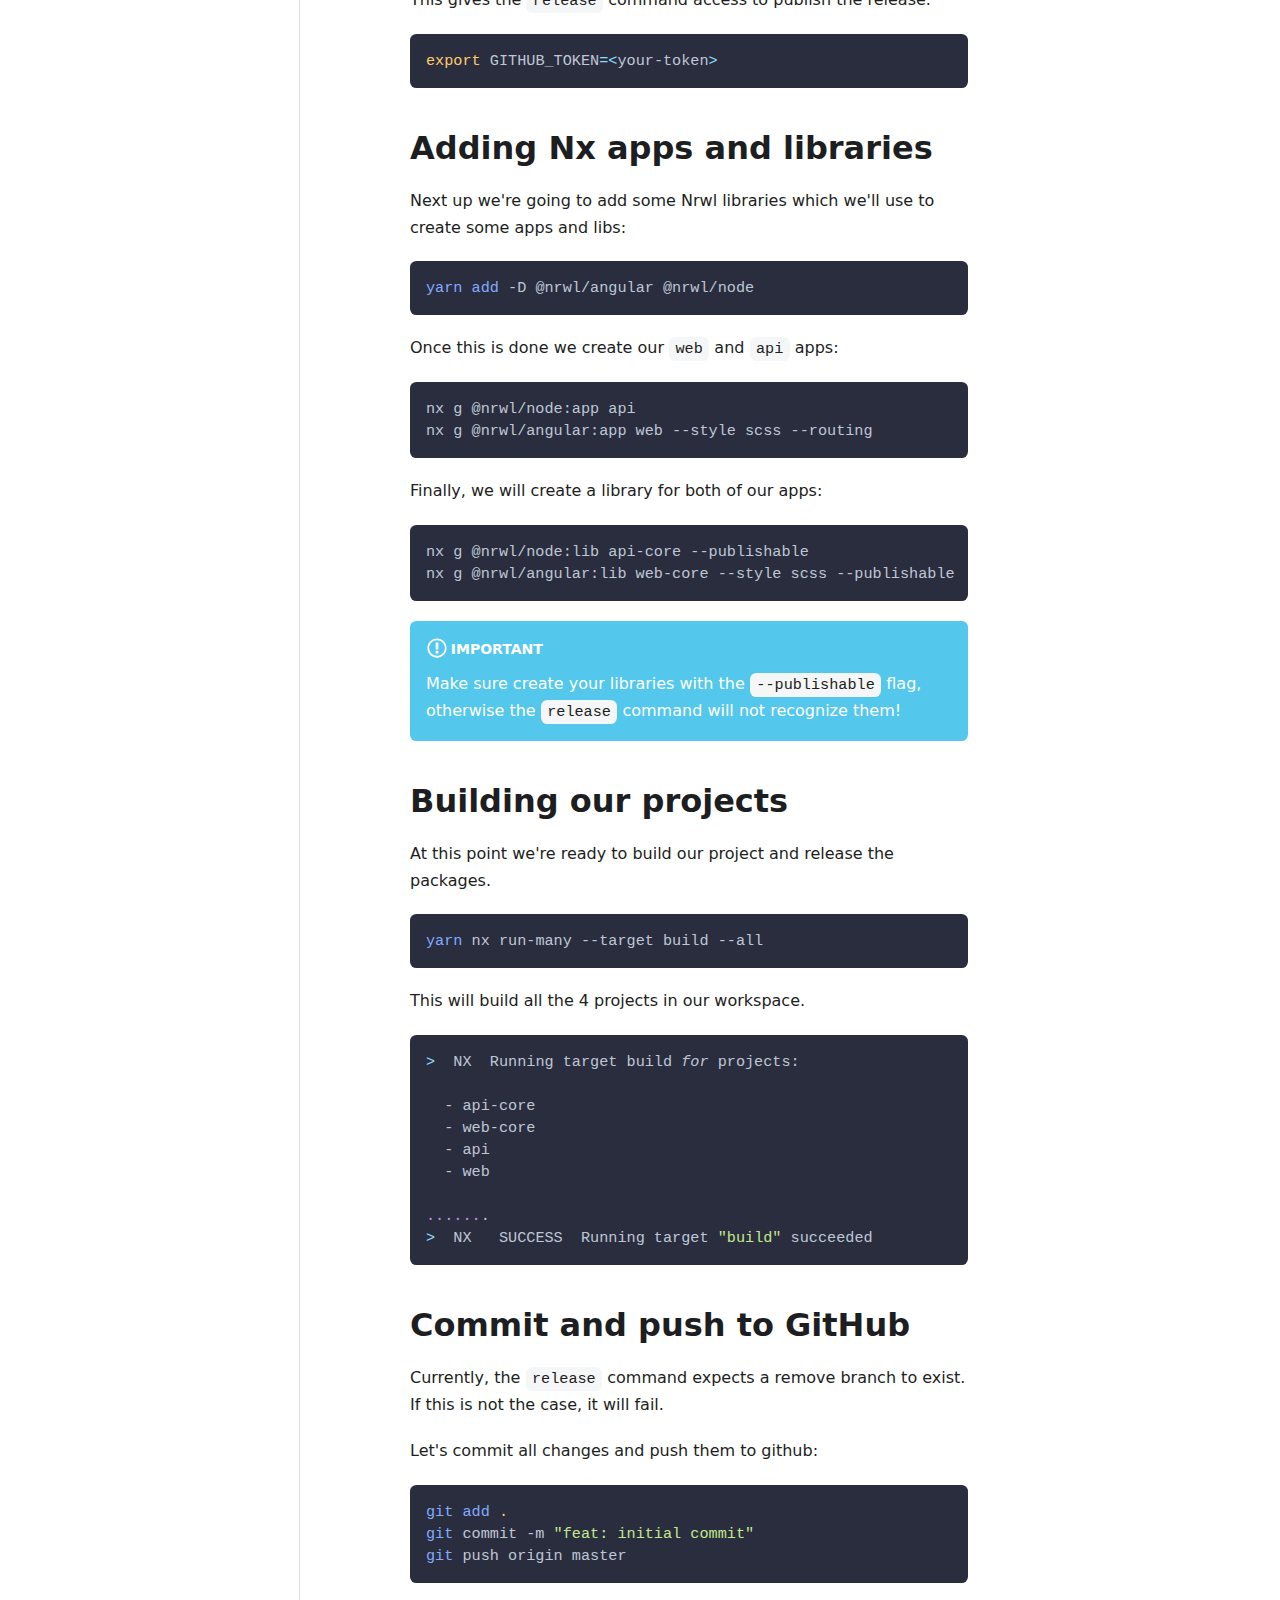
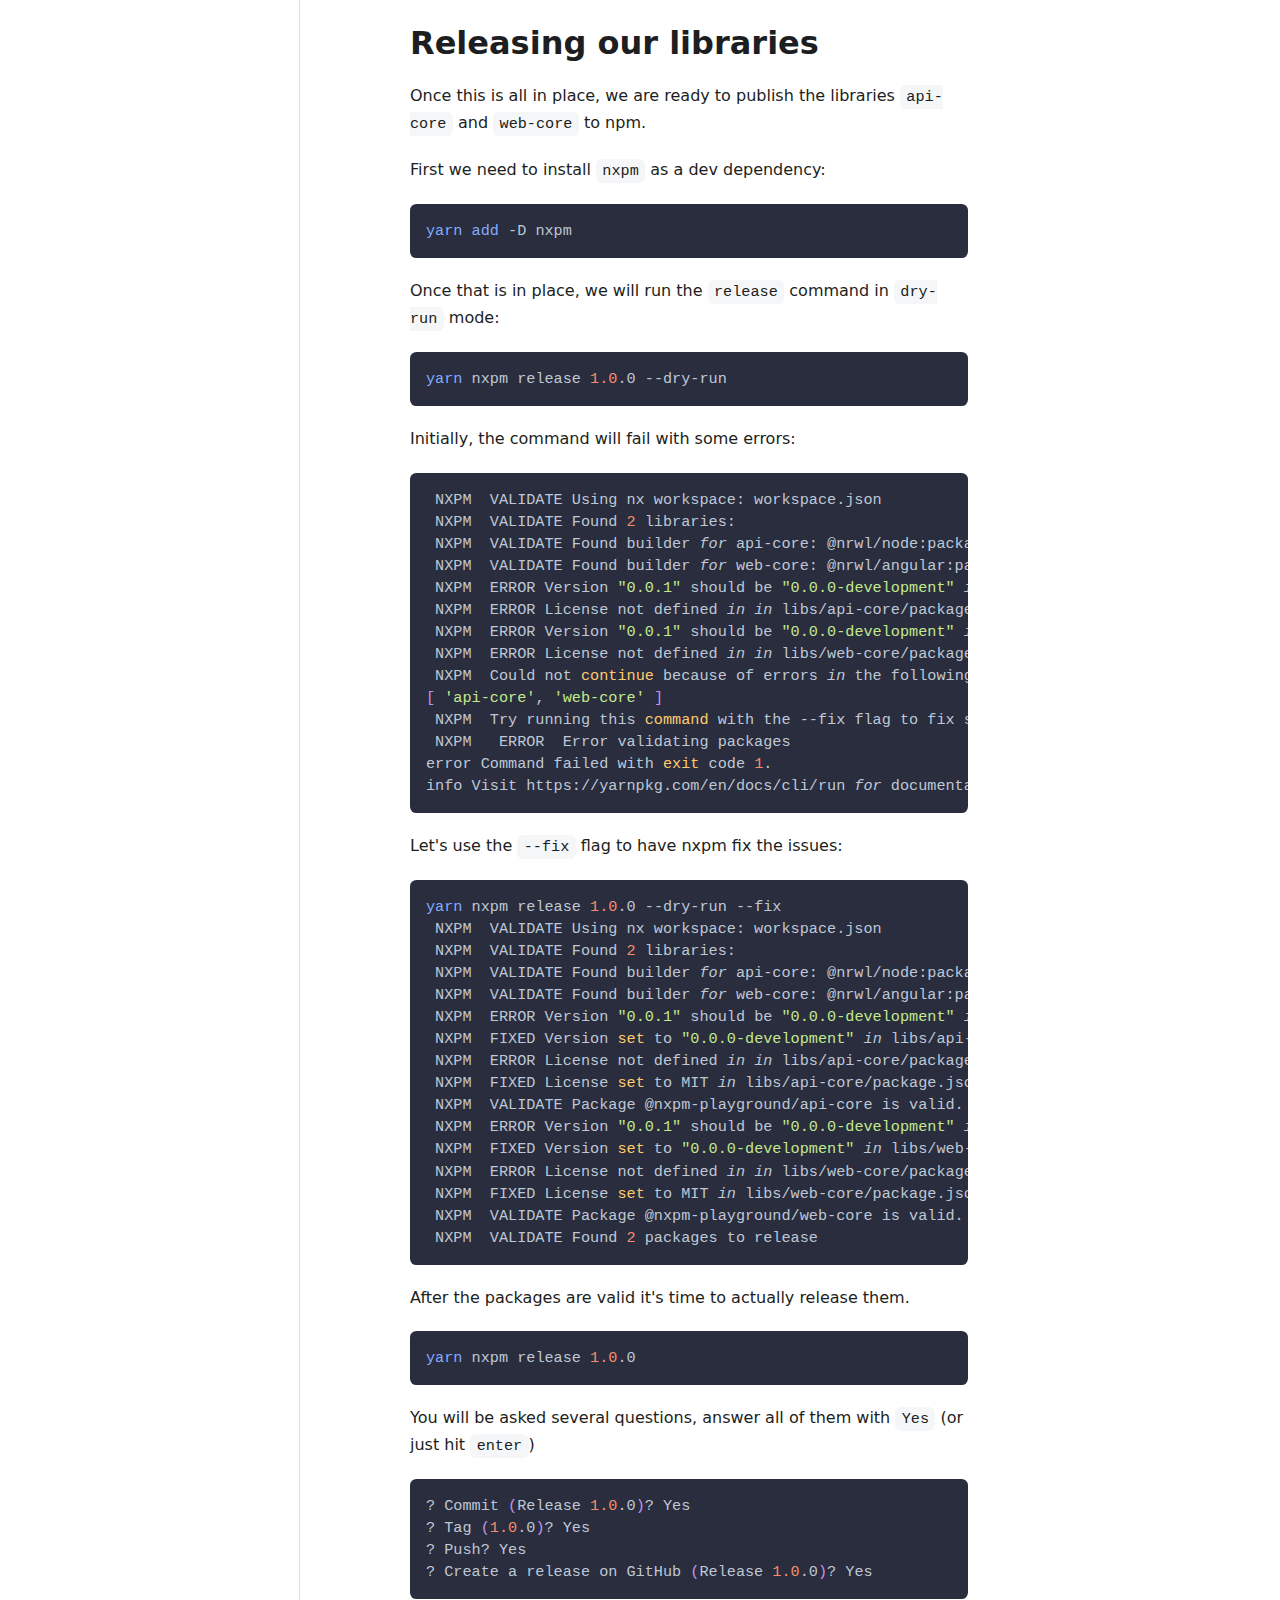
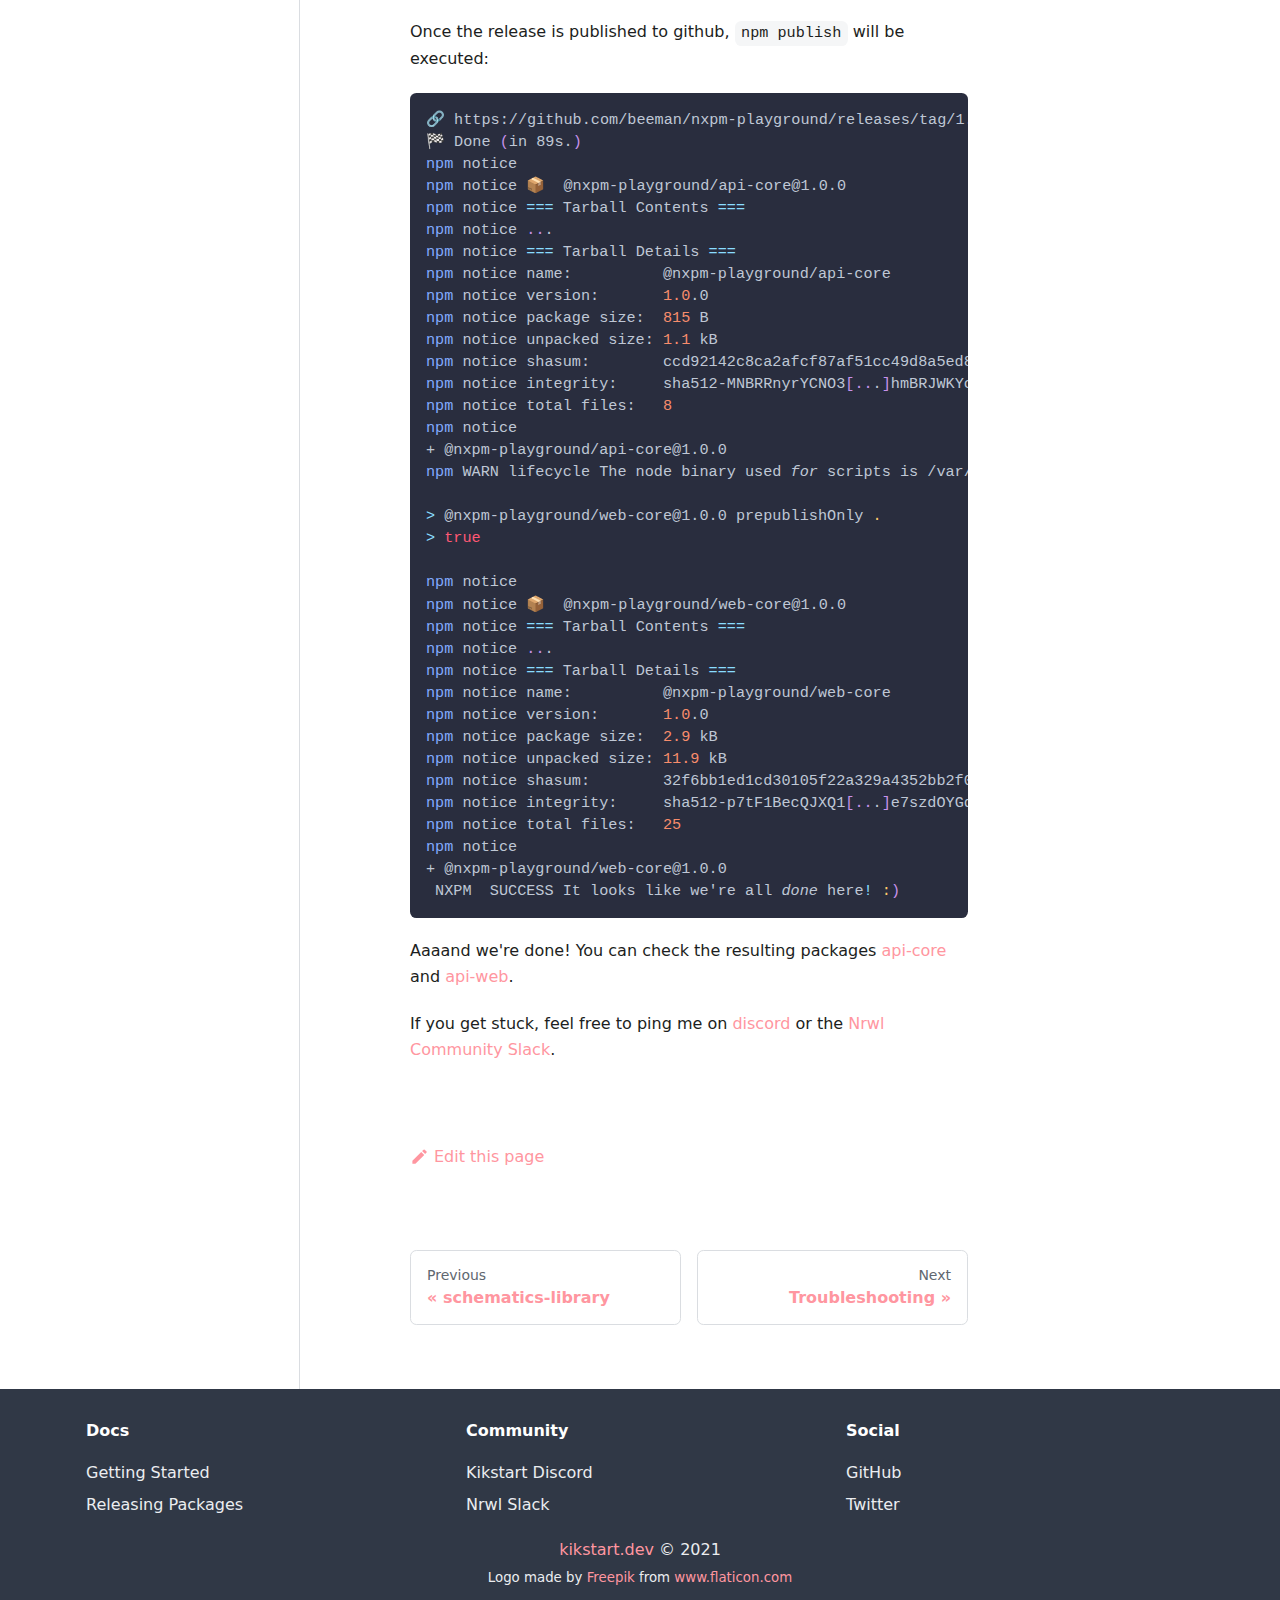
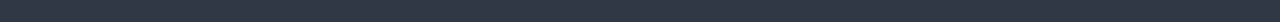
<file: docs/guides/releasing-packages/index.html>
<!doctype html>
<html lang="en">
<head>
<meta charset="UTF-8">
<meta name="viewport" content="width=device-width">
<meta name="generator" content="Docusaurus v2.0.0-alpha.54">
<link rel="preconnect" href="https://www.google-analytics.com">
<script>window.ga=window.ga||function(){(ga.q=ga.q||[]).push(arguments)},ga.l=+new Date,ga("create","UA-166626980-1","auto"),ga("send","pageview")</script>
<script async src="https://www.google-analytics.com/analytics.js"></script>

<title data-react-helmet="true">Releasing packages | nxpm</title>

<meta data-react-helmet="true" name="twitter:card" content="summary_large_image"><meta data-react-helmet="true" property="og:title" content="Releasing packages | nxpm"><meta data-react-helmet="true" name="description" content="In this guide we create a new workspace, add some packages and release them to npm."><meta data-react-helmet="true" property="og:description" content="In this guide we create a new workspace, add some packages and release them to npm."><meta data-react-helmet="true" property="og:url" content="https://nxpm.dev/docs/guides/releasing-packages">

<link data-react-helmet="true" rel="shortcut icon" href="/img/favicon.ico">


<link rel="stylesheet" href="/styles.38c98b87.css">


<link rel="preload" href="/styles.613a000e.js" as="script">

<link rel="preload" href="/runtime~main.6638c79a.js" as="script">

<link rel="preload" href="/main.eb0fb56d.js" as="script">

<link rel="preload" href="/1.bcdec24c.js" as="script">

<link rel="preload" href="/2.22f0e47a.js" as="script">

<link rel="preload" href="/20.19955015.js" as="script">

<link rel="preload" href="/20ac7829.060a9150.js" as="script">

<link rel="preload" href="/17896441.c4cf05bb.js" as="script">

<link rel="preload" href="/26fd5f8c.cab9de31.js" as="script">

</head>
<body>
<script>!function(){function t(t){document.documentElement.setAttribute("data-theme",t)}var e=window.matchMedia("(prefers-color-scheme: dark)"),n=function(){var t=null;try{t=localStorage.getItem("theme")}catch(t){}return t}();null!==n?t(n):e.matches&&t("dark")}()</script>
<div id="__docusaurus">
<nav class="navbar navbar--light navbar--fixed-top"><div class="navbar__inner"><div class="navbar__items"><div aria-label="Navigation bar toggle" class="navbar__toggle" role="button" tabindex="0"><svg xmlns="http://www.w3.org/2000/svg" width="30" height="30" viewBox="0 0 30 30" role="img" focusable="false"><title>Menu</title><path stroke="currentColor" stroke-linecap="round" stroke-miterlimit="10" stroke-width="2" d="M4 7h22M4 15h22M4 23h22"></path></svg></div><a class="navbar__brand" href="/"><img class="navbar__logo" src="/img/logo.svg" alt="nxpm logo"><strong class="navbar__title">nxpm</strong></a><a aria-current="page" class="navbar__item navbar__link navbar__link--active" href="/docs/getting-started">Docs</a></div><div class="navbar__items navbar__items--right"><a target="_blank" rel="noopener noreferrer" href="https://www.npmjs.com/package/nxpm" class="navbar__item navbar__link">npm</a><a target="_blank" rel="noopener noreferrer" href="https://github.com/nxpm/nxpm-cli" class="navbar__item navbar__link">GitHub</a><div class="react-toggle react-toggle--disabled displayOnlyInLargeViewport_1gtM"><div class="react-toggle-track"><div class="react-toggle-track-check"><span class="toggle_keGJ moon_1gwN"></span></div><div class="react-toggle-track-x"><span class="toggle_keGJ sun_3CPA"></span></div></div><div class="react-toggle-thumb"></div><input type="checkbox" disabled="" aria-label="Dark mode toggle" class="react-toggle-screenreader-only"></div></div></div><div role="presentation" class="navbar-sidebar__backdrop"></div><div class="navbar-sidebar"><div class="navbar-sidebar__brand"><a class="navbar__brand" href="/"><img class="navbar__logo" src="/img/logo.svg" alt="nxpm logo"><strong class="navbar__title">nxpm</strong></a></div><div class="navbar-sidebar__items"><div class="menu"><ul class="menu__list"><li class="menu__list-item"><a aria-current="page" class="menu__link navbar__link--active" position="left" href="/docs/getting-started">Docs</a></li><li class="menu__list-item"><a target="_blank" rel="noopener noreferrer" href="https://www.npmjs.com/package/nxpm" class="menu__link" position="right">npm</a></li><li class="menu__list-item"><a target="_blank" rel="noopener noreferrer" href="https://github.com/nxpm/nxpm-cli" class="menu__link" position="right">GitHub</a></li></ul></div></div></div></nav><div class="main-wrapper"><div class="docPage_1kjD"><div class="docSidebarContainer_1cYp"><div class="sidebar_1kLs"><div class="menu menu--responsive menu_w2sC"><button aria-label="Open Menu" aria-haspopup="true" class="button button--secondary button--sm menu__button" type="button"><svg aria-label="Menu" class="sidebarMenuIcon_2vk4" xmlns="http://www.w3.org/2000/svg" height="24" width="24" viewBox="0 0 32 32" role="img" focusable="false"><title>Menu</title><path stroke="currentColor" stroke-linecap="round" stroke-miterlimit="10" stroke-width="2" d="M4 7h22M4 15h22M4 23h22"></path></svg></button><ul class="menu__list"><li class="menu__list-item menu__list-item--collapsed"><a class="menu__link menu__link--sublist" href="#!">Introduction</a><ul class="menu__list"><li class="menu__list-item"><a class="menu__link" tabindex="-1" href="/docs/getting-started">Getting Started</a></li><li class="menu__list-item"><a class="menu__link" tabindex="-1" href="/docs/installation">Installation</a></li><li class="menu__list-item"><a class="menu__link" tabindex="-1" href="/docs/usage">Usage</a></li></ul></li><li class="menu__list-item menu__list-item--collapsed"><a class="menu__link menu__link--sublist" href="#!">Commands</a><ul class="menu__list"><li class="menu__list-item"><a class="menu__link" tabindex="-1" href="/docs/commands/plugins">plugins</a></li><li class="menu__list-item"><a class="menu__link" tabindex="-1" href="/docs/commands/projects">projects</a></li><li class="menu__list-item"><a class="menu__link" tabindex="-1" href="/docs/commands/registry">registry</a></li><li class="menu__list-item"><a class="menu__link" tabindex="-1" href="/docs/commands/release">release</a></li></ul></li><li class="menu__list-item menu__list-item--collapsed"><a class="menu__link menu__link--sublist" href="#!">Schematics</a><ul class="menu__list"><li class="menu__list-item"><a class="menu__link" tabindex="-1" href="/docs/schematics/schematics-library">schematics-library</a></li></ul></li><li class="menu__list-item"><a class="menu__link menu__link--sublist menu__link--active" href="#!">Guides</a><ul class="menu__list"><li class="menu__list-item"><a aria-current="page" class="menu__link menu__link--active" tabindex="0" href="/docs/guides/releasing-packages">Releasing packages</a></li></ul></li><li class="menu__list-item menu__list-item--collapsed"><a class="menu__link menu__link--sublist" href="#!">Support</a><ul class="menu__list"><li class="menu__list-item"><a class="menu__link" tabindex="-1" href="/docs/troubleshooting">Troubleshooting</a></li><li class="menu__list-item"><a class="menu__link" tabindex="-1" href="/docs/get-support">Get support</a></li></ul></li></ul></div></div></div><main class="docMainContainer_FFX1"><div class="container padding-vert--lg docItemWrapper_1cc7"><div class="row"><div class="col docItemCol_2GOA"><div class="docItemContainer_2cwg"><article><header><h1 class="docTitle_1vWb">Releasing packages</h1></header><div class="markdown"><p>In this guide we create a new workspace, add some packages and release them to npm.</p><p>The workspace name we use is <code>nxpm-playground</code>.</p><p>For this guide to work, the workspace name should be the name of the npm scope we use to publish the packages. If you don&#x27;t have a npm org you can <a href="https://www.npmjs.com/org/create">create one</a> for free.</p><h2><a aria-hidden="true" tabindex="-1" class="anchor enhancedAnchor_ZqCz" id="creating-a-new-workspace"></a><a aria-hidden="true" tabindex="-1" class="hash-link" href="#creating-a-new-workspace" title="Direct link to heading">#</a>Creating a new workspace</h2><p>Open a shell and navigate to the directory where you want to create the project.</p><p>Run the following command to start:</p><div class="mdxCodeBlock_iHAB"><div class="codeBlockContent_32p_"><button type="button" aria-label="Copy code to clipboard" class="copyButton_1BYj">Copy</button><div tabindex="0" class="prism-code language-shell codeBlock_19pQ"><div class="codeBlockLines_2n9r" style="color:#bfc7d5;background-color:#292d3e"><div class="token-line" style="color:#bfc7d5"><span class="token function" style="color:rgb(130, 170, 255)">yarn</span><span class="token plain"> create nx-workspace nxpm-playground</span></div></div></div></div></div><p>When prompted, we select the <code>empty</code> preset:</p><div class="mdxCodeBlock_iHAB"><div class="codeBlockContent_32p_"><button type="button" aria-label="Copy code to clipboard" class="copyButton_1BYj">Copy</button><div tabindex="0" class="prism-code language-shell codeBlock_19pQ"><div class="codeBlockLines_2n9r" style="color:#bfc7d5;background-color:#292d3e"><div class="token-line" style="color:#bfc7d5"><span class="token plain">❯ empty             </span><span class="token punctuation" style="color:rgb(199, 146, 234)">[</span><span class="token plain">an empty workspace</span><span class="token punctuation" style="color:rgb(199, 146, 234)">]</span><span class="token plain"></span></div><div class="token-line" style="color:#bfc7d5"><span class="token plain">  web components    </span><span class="token punctuation" style="color:rgb(199, 146, 234)">[</span><span class="token plain">a workspace with a single app built using web components</span><span class="token punctuation" style="color:rgb(199, 146, 234)">]</span><span class="token plain"></span></div><div class="token-line" style="color:#bfc7d5"><span class="token plain">  angular           </span><span class="token punctuation" style="color:rgb(199, 146, 234)">[</span><span class="token plain">a workspace with a single Angular application</span><span class="token punctuation" style="color:rgb(199, 146, 234)">]</span><span class="token plain"></span></div><div class="token-line" style="color:#bfc7d5"><span class="token plain">  angular-nest      </span><span class="token punctuation" style="color:rgb(199, 146, 234)">[</span><span class="token plain">a workspace with a full stack application </span><span class="token punctuation" style="color:rgb(199, 146, 234)">(</span><span class="token plain">Angular + Nest</span><span class="token punctuation" style="color:rgb(199, 146, 234)">)</span><span class="token punctuation" style="color:rgb(199, 146, 234)">]</span><span class="token plain"></span></div><div class="token-line" style="color:#bfc7d5"><span class="token plain">  react             </span><span class="token punctuation" style="color:rgb(199, 146, 234)">[</span><span class="token plain">a workspace with a single React application</span><span class="token punctuation" style="color:rgb(199, 146, 234)">]</span><span class="token plain"></span></div><div class="token-line" style="color:#bfc7d5"><span class="token plain">  react-express     </span><span class="token punctuation" style="color:rgb(199, 146, 234)">[</span><span class="token plain">a workspace with a full stack application </span><span class="token punctuation" style="color:rgb(199, 146, 234)">(</span><span class="token plain">React + Express</span><span class="token punctuation" style="color:rgb(199, 146, 234)">)</span><span class="token punctuation" style="color:rgb(199, 146, 234)">]</span><span class="token plain"></span></div><div class="token-line" style="color:#bfc7d5"><span class="token plain">  next.js           </span><span class="token punctuation" style="color:rgb(199, 146, 234)">[</span><span class="token plain">a workspace with a single Next.js application</span><span class="token punctuation" style="color:rgb(199, 146, 234)">]</span></div></div></div></div></div><p>After that, we select the <code>Nx</code> CLI:</p><div class="mdxCodeBlock_iHAB"><div class="codeBlockContent_32p_"><button type="button" aria-label="Copy code to clipboard" class="copyButton_1BYj">Copy</button><div tabindex="0" class="prism-code language-shell codeBlock_19pQ"><div class="codeBlockLines_2n9r" style="color:#bfc7d5;background-color:#292d3e"><div class="token-line" style="color:#bfc7d5"><span class="token plain">? CLI to power the Nx workspace</span></div><div class="token-line" style="color:#bfc7d5"><span class="token plain">❯ Nx           </span><span class="token punctuation" style="color:rgb(199, 146, 234)">[</span><span class="token plain">Extensible CLI </span><span class="token keyword" style="font-style:italic">for</span><span class="token plain"> JavaScript and TypeScript applications</span><span class="token punctuation" style="color:rgb(199, 146, 234)">]</span><span class="token plain"></span></div><div class="token-line" style="color:#bfc7d5"><span class="token plain">  Angular CLI  </span><span class="token punctuation" style="color:rgb(199, 146, 234)">[</span><span class="token plain">Extensible CLI </span><span class="token keyword" style="font-style:italic">for</span><span class="token plain"> Angular applications. Recommended </span><span class="token keyword" style="font-style:italic">for</span><span class="token plain"> Angular projects.</span><span class="token punctuation" style="color:rgb(199, 146, 234)">]</span></div></div></div></div></div><p>The installation will start and create our project in <code>nxpm-playground</code></p><h2><a aria-hidden="true" tabindex="-1" class="anchor enhancedAnchor_ZqCz" id="adding-a-github-repository"></a><a aria-hidden="true" tabindex="-1" class="hash-link" href="#adding-a-github-repository" title="Direct link to heading">#</a>Adding a GitHub repository</h2><p>Once this is done we <a href="https://github.com/new">create a new repository</a> and add it to the project. This is needed in order to publish the release to GitHub, including the changelog.</p><div class="mdxCodeBlock_iHAB"><div class="codeBlockContent_32p_"><button type="button" aria-label="Copy code to clipboard" class="copyButton_1BYj">Copy</button><div tabindex="0" class="prism-code language-shell codeBlock_19pQ"><div class="codeBlockLines_2n9r" style="color:#bfc7d5;background-color:#292d3e"><div class="token-line" style="color:#bfc7d5"><span class="token builtin class-name" style="color:rgb(255, 203, 107)">cd</span><span class="token plain"> nxpm-playground</span></div><div class="token-line" style="color:#bfc7d5"><span class="token plain"></span><span class="token function" style="color:rgb(130, 170, 255)">git</span><span class="token plain"> remote </span><span class="token function" style="color:rgb(130, 170, 255)">add</span><span class="token plain"> origin git@github.com:beeman/nxpm-playground.git</span></div></div></div></div></div><h2><a aria-hidden="true" tabindex="-1" class="anchor enhancedAnchor_ZqCz" id="getting-a-github-token"></a><a aria-hidden="true" tabindex="-1" class="hash-link" href="#getting-a-github-token" title="Direct link to heading">#</a>Getting a GitHub token</h2><p><a href="https://github.com/settings/tokens/new">Create a personal access token</a> with the <code>repo</code> scope selected.</p><p>We export this token as the <code>GITHUB_TOKEN</code> environment variable. This gives the <code>release</code> command access to publish the release.</p><div class="mdxCodeBlock_iHAB"><div class="codeBlockContent_32p_"><button type="button" aria-label="Copy code to clipboard" class="copyButton_1BYj">Copy</button><div tabindex="0" class="prism-code language-shell codeBlock_19pQ"><div class="codeBlockLines_2n9r" style="color:#bfc7d5;background-color:#292d3e"><div class="token-line" style="color:#bfc7d5"><span class="token builtin class-name" style="color:rgb(255, 203, 107)">export</span><span class="token plain"> </span><span class="token assign-left variable" style="color:rgb(191, 199, 213)">GITHUB_TOKEN</span><span class="token operator" style="color:rgb(137, 221, 255)">=</span><span class="token operator" style="color:rgb(137, 221, 255)">&lt;</span><span class="token plain">your-token</span><span class="token operator" style="color:rgb(137, 221, 255)">&gt;</span></div></div></div></div></div><h2><a aria-hidden="true" tabindex="-1" class="anchor enhancedAnchor_ZqCz" id="adding-nx-apps-and-libraries"></a><a aria-hidden="true" tabindex="-1" class="hash-link" href="#adding-nx-apps-and-libraries" title="Direct link to heading">#</a>Adding Nx apps and libraries</h2><p>Next up we&#x27;re going to add some Nrwl libraries which we&#x27;ll use to create some apps and libs:</p><div class="mdxCodeBlock_iHAB"><div class="codeBlockContent_32p_"><button type="button" aria-label="Copy code to clipboard" class="copyButton_1BYj">Copy</button><div tabindex="0" class="prism-code language-shell codeBlock_19pQ"><div class="codeBlockLines_2n9r" style="color:#bfc7d5;background-color:#292d3e"><div class="token-line" style="color:#bfc7d5"><span class="token function" style="color:rgb(130, 170, 255)">yarn</span><span class="token plain"> </span><span class="token function" style="color:rgb(130, 170, 255)">add</span><span class="token plain"> -D @nrwl/angular @nrwl/node</span></div></div></div></div></div><p>Once this is done we create our <code>web</code> and <code>api</code> apps:</p><div class="mdxCodeBlock_iHAB"><div class="codeBlockContent_32p_"><button type="button" aria-label="Copy code to clipboard" class="copyButton_1BYj">Copy</button><div tabindex="0" class="prism-code language-shell codeBlock_19pQ"><div class="codeBlockLines_2n9r" style="color:#bfc7d5;background-color:#292d3e"><div class="token-line" style="color:#bfc7d5"><span class="token plain">nx g @nrwl/node:app api</span></div><div class="token-line" style="color:#bfc7d5"><span class="token plain">nx g @nrwl/angular:app web --style scss --routing</span></div></div></div></div></div><p>Finally, we will create a library for both of our apps:</p><div class="mdxCodeBlock_iHAB"><div class="codeBlockContent_32p_"><button type="button" aria-label="Copy code to clipboard" class="copyButton_1BYj">Copy</button><div tabindex="0" class="prism-code language-shell codeBlock_19pQ"><div class="codeBlockLines_2n9r" style="color:#bfc7d5;background-color:#292d3e"><div class="token-line" style="color:#bfc7d5"><span class="token plain">nx g @nrwl/node:lib api-core --publishable</span></div><div class="token-line" style="color:#bfc7d5"><span class="token plain">nx g @nrwl/angular:lib web-core --style scss --publishable</span></div></div></div></div></div><div class="admonition admonition-important alert alert--info"><div class="admonition-heading"><h5><span class="admonition-icon"><svg xmlns="http://www.w3.org/2000/svg" width="14" height="16" viewBox="0 0 14 16"><path fill-rule="evenodd" d="M7 2.3c3.14 0 5.7 2.56 5.7 5.7s-2.56 5.7-5.7 5.7A5.71 5.71 0 0 1 1.3 8c0-3.14 2.56-5.7 5.7-5.7zM7 1C3.14 1 0 4.14 0 8s3.14 7 7 7 7-3.14 7-7-3.14-7-7-7zm1 3H6v5h2V4zm0 6H6v2h2v-2z"></path></svg></span>important</h5></div><div class="admonition-content"><p>Make sure create your libraries with the <code>--publishable</code> flag, otherwise the <code>release</code> command will not recognize them!</p></div></div><h2><a aria-hidden="true" tabindex="-1" class="anchor enhancedAnchor_ZqCz" id="building-our-projects"></a><a aria-hidden="true" tabindex="-1" class="hash-link" href="#building-our-projects" title="Direct link to heading">#</a>Building our projects</h2><p>At this point we&#x27;re ready to build our project and release the packages.</p><div class="mdxCodeBlock_iHAB"><div class="codeBlockContent_32p_"><button type="button" aria-label="Copy code to clipboard" class="copyButton_1BYj">Copy</button><div tabindex="0" class="prism-code language-shell codeBlock_19pQ"><div class="codeBlockLines_2n9r" style="color:#bfc7d5;background-color:#292d3e"><div class="token-line" style="color:#bfc7d5"><span class="token function" style="color:rgb(130, 170, 255)">yarn</span><span class="token plain"> nx run-many --target build --all</span></div></div></div></div></div><p>This will build all the 4 projects in our workspace.</p><div class="mdxCodeBlock_iHAB"><div class="codeBlockContent_32p_"><button type="button" aria-label="Copy code to clipboard" class="copyButton_1BYj">Copy</button><div tabindex="0" class="prism-code language-shell codeBlock_19pQ"><div class="codeBlockLines_2n9r" style="color:#bfc7d5;background-color:#292d3e"><div class="token-line" style="color:#bfc7d5"><span class="token operator" style="color:rgb(137, 221, 255)">&gt;</span><span class="token plain">  NX  Running target build </span><span class="token keyword" style="font-style:italic">for</span><span class="token plain"> projects:</span></div><div class="token-line" style="color:#bfc7d5"><span class="token plain" style="display:inline-block">
</span></div><div class="token-line" style="color:#bfc7d5"><span class="token plain">  - api-core</span></div><div class="token-line" style="color:#bfc7d5"><span class="token plain">  - web-core</span></div><div class="token-line" style="color:#bfc7d5"><span class="token plain">  - api</span></div><div class="token-line" style="color:#bfc7d5"><span class="token plain">  - web</span></div><div class="token-line" style="color:#bfc7d5"><span class="token plain" style="display:inline-block">
</span></div><div class="token-line" style="color:#bfc7d5"><span class="token plain"></span><span class="token punctuation" style="color:rgb(199, 146, 234)">..</span><span class="token punctuation" style="color:rgb(199, 146, 234)">..</span><span class="token punctuation" style="color:rgb(199, 146, 234)">..</span><span class="token plain">.</span></div><div class="token-line" style="color:#bfc7d5"><span class="token plain"></span><span class="token operator" style="color:rgb(137, 221, 255)">&gt;</span><span class="token plain">  NX   SUCCESS  Running target </span><span class="token string" style="color:rgb(195, 232, 141)">&quot;build&quot;</span><span class="token plain"> succeeded</span></div></div></div></div></div><h2><a aria-hidden="true" tabindex="-1" class="anchor enhancedAnchor_ZqCz" id="commit-and-push-to-github"></a><a aria-hidden="true" tabindex="-1" class="hash-link" href="#commit-and-push-to-github" title="Direct link to heading">#</a>Commit and push to GitHub</h2><p>Currently, the <code>release</code> command expects a remove branch to exist. If this is not the case, it will fail.</p><p>Let&#x27;s commit all changes and push them to github:</p><div class="mdxCodeBlock_iHAB"><div class="codeBlockContent_32p_"><button type="button" aria-label="Copy code to clipboard" class="copyButton_1BYj">Copy</button><div tabindex="0" class="prism-code language-shell codeBlock_19pQ"><div class="codeBlockLines_2n9r" style="color:#bfc7d5;background-color:#292d3e"><div class="token-line" style="color:#bfc7d5"><span class="token function" style="color:rgb(130, 170, 255)">git</span><span class="token plain"> </span><span class="token function" style="color:rgb(130, 170, 255)">add</span><span class="token plain"> </span><span class="token builtin class-name" style="color:rgb(255, 203, 107)">.</span><span class="token plain"></span></div><div class="token-line" style="color:#bfc7d5"><span class="token plain"></span><span class="token function" style="color:rgb(130, 170, 255)">git</span><span class="token plain"> commit -m </span><span class="token string" style="color:rgb(195, 232, 141)">&quot;feat: initial commit&quot;</span><span class="token plain"></span></div><div class="token-line" style="color:#bfc7d5"><span class="token plain"></span><span class="token function" style="color:rgb(130, 170, 255)">git</span><span class="token plain"> push origin master</span></div></div></div></div></div><h2><a aria-hidden="true" tabindex="-1" class="anchor enhancedAnchor_ZqCz" id="releasing-our-libraries"></a><a aria-hidden="true" tabindex="-1" class="hash-link" href="#releasing-our-libraries" title="Direct link to heading">#</a>Releasing our libraries</h2><p>Once this is all in place, we are ready to publish the libraries <code>api-core</code> and <code>web-core</code> to npm.</p><p>First we need to install <code>nxpm</code> as a dev dependency:</p><div class="mdxCodeBlock_iHAB"><div class="codeBlockContent_32p_"><button type="button" aria-label="Copy code to clipboard" class="copyButton_1BYj">Copy</button><div tabindex="0" class="prism-code language-shell codeBlock_19pQ"><div class="codeBlockLines_2n9r" style="color:#bfc7d5;background-color:#292d3e"><div class="token-line" style="color:#bfc7d5"><span class="token function" style="color:rgb(130, 170, 255)">yarn</span><span class="token plain"> </span><span class="token function" style="color:rgb(130, 170, 255)">add</span><span class="token plain"> -D nxpm</span></div></div></div></div></div><p>Once that is in place, we will run the <code>release</code> command in <code>dry-run</code> mode:</p><div class="mdxCodeBlock_iHAB"><div class="codeBlockContent_32p_"><button type="button" aria-label="Copy code to clipboard" class="copyButton_1BYj">Copy</button><div tabindex="0" class="prism-code language-shell codeBlock_19pQ"><div class="codeBlockLines_2n9r" style="color:#bfc7d5;background-color:#292d3e"><div class="token-line" style="color:#bfc7d5"><span class="token function" style="color:rgb(130, 170, 255)">yarn</span><span class="token plain"> nxpm release </span><span class="token number" style="color:rgb(247, 140, 108)">1.0</span><span class="token plain">.0 --dry-run</span></div></div></div></div></div><p>Initially, the command will fail with some errors:</p><div class="mdxCodeBlock_iHAB"><div class="codeBlockContent_32p_"><button type="button" aria-label="Copy code to clipboard" class="copyButton_1BYj">Copy</button><div tabindex="0" class="prism-code language-shell codeBlock_19pQ"><div class="codeBlockLines_2n9r" style="color:#bfc7d5;background-color:#292d3e"><div class="token-line" style="color:#bfc7d5"><span class="token plain"> NXPM  VALIDATE Using nx workspace: workspace.json</span></div><div class="token-line" style="color:#bfc7d5"><span class="token plain"> NXPM  VALIDATE Found </span><span class="token number" style="color:rgb(247, 140, 108)">2</span><span class="token plain"> libraries:</span></div><div class="token-line" style="color:#bfc7d5"><span class="token plain"> NXPM  VALIDATE Found builder </span><span class="token keyword" style="font-style:italic">for</span><span class="token plain"> api-core: @nrwl/node:package</span></div><div class="token-line" style="color:#bfc7d5"><span class="token plain"> NXPM  VALIDATE Found builder </span><span class="token keyword" style="font-style:italic">for</span><span class="token plain"> web-core: @nrwl/angular:package</span></div><div class="token-line" style="color:#bfc7d5"><span class="token plain"> NXPM  ERROR Version </span><span class="token string" style="color:rgb(195, 232, 141)">&quot;0.0.1&quot;</span><span class="token plain"> should be </span><span class="token string" style="color:rgb(195, 232, 141)">&quot;0.0.0-development&quot;</span><span class="token plain"> </span><span class="token keyword" style="font-style:italic">in</span><span class="token plain"> libs/api-core/package.json</span></div><div class="token-line" style="color:#bfc7d5"><span class="token plain"> NXPM  ERROR License not defined </span><span class="token keyword" style="font-style:italic">in</span><span class="token plain"> </span><span class="token keyword" style="font-style:italic">in</span><span class="token plain"> libs/api-core/package.json</span></div><div class="token-line" style="color:#bfc7d5"><span class="token plain"> NXPM  ERROR Version </span><span class="token string" style="color:rgb(195, 232, 141)">&quot;0.0.1&quot;</span><span class="token plain"> should be </span><span class="token string" style="color:rgb(195, 232, 141)">&quot;0.0.0-development&quot;</span><span class="token plain"> </span><span class="token keyword" style="font-style:italic">in</span><span class="token plain"> libs/web-core/package.json</span></div><div class="token-line" style="color:#bfc7d5"><span class="token plain"> NXPM  ERROR License not defined </span><span class="token keyword" style="font-style:italic">in</span><span class="token plain"> </span><span class="token keyword" style="font-style:italic">in</span><span class="token plain"> libs/web-core/package.json</span></div><div class="token-line" style="color:#bfc7d5"><span class="token plain"> NXPM  Could not </span><span class="token builtin class-name" style="color:rgb(255, 203, 107)">continue</span><span class="token plain"> because of errors </span><span class="token keyword" style="font-style:italic">in</span><span class="token plain"> the following packages:</span></div><div class="token-line" style="color:#bfc7d5"><span class="token plain"></span><span class="token punctuation" style="color:rgb(199, 146, 234)">[</span><span class="token plain"> </span><span class="token string" style="color:rgb(195, 232, 141)">&#x27;api-core&#x27;</span><span class="token plain">, </span><span class="token string" style="color:rgb(195, 232, 141)">&#x27;web-core&#x27;</span><span class="token plain"> </span><span class="token punctuation" style="color:rgb(199, 146, 234)">]</span><span class="token plain"></span></div><div class="token-line" style="color:#bfc7d5"><span class="token plain"> NXPM  Try running this </span><span class="token builtin class-name" style="color:rgb(255, 203, 107)">command</span><span class="token plain"> with the --fix flag to fix some common problems</span></div><div class="token-line" style="color:#bfc7d5"><span class="token plain"> NXPM   ERROR  Error validating packages</span></div><div class="token-line" style="color:#bfc7d5"><span class="token plain">error Command failed with </span><span class="token builtin class-name" style="color:rgb(255, 203, 107)">exit</span><span class="token plain"> code </span><span class="token number" style="color:rgb(247, 140, 108)">1</span><span class="token plain">.</span></div><div class="token-line" style="color:#bfc7d5"><span class="token plain">info Visit https://yarnpkg.com/en/docs/cli/run </span><span class="token keyword" style="font-style:italic">for</span><span class="token plain"> documentation about this command.</span></div></div></div></div></div><p>Let&#x27;s use the <code>--fix</code> flag to have nxpm fix the issues:</p><div class="mdxCodeBlock_iHAB"><div class="codeBlockContent_32p_"><button type="button" aria-label="Copy code to clipboard" class="copyButton_1BYj">Copy</button><div tabindex="0" class="prism-code language-shell codeBlock_19pQ"><div class="codeBlockLines_2n9r" style="color:#bfc7d5;background-color:#292d3e"><div class="token-line" style="color:#bfc7d5"><span class="token function" style="color:rgb(130, 170, 255)">yarn</span><span class="token plain"> nxpm release </span><span class="token number" style="color:rgb(247, 140, 108)">1.0</span><span class="token plain">.0 --dry-run --fix</span></div><div class="token-line" style="color:#bfc7d5"><span class="token plain"> NXPM  VALIDATE Using nx workspace: workspace.json</span></div><div class="token-line" style="color:#bfc7d5"><span class="token plain"> NXPM  VALIDATE Found </span><span class="token number" style="color:rgb(247, 140, 108)">2</span><span class="token plain"> libraries:</span></div><div class="token-line" style="color:#bfc7d5"><span class="token plain"> NXPM  VALIDATE Found builder </span><span class="token keyword" style="font-style:italic">for</span><span class="token plain"> api-core: @nrwl/node:package</span></div><div class="token-line" style="color:#bfc7d5"><span class="token plain"> NXPM  VALIDATE Found builder </span><span class="token keyword" style="font-style:italic">for</span><span class="token plain"> web-core: @nrwl/angular:package</span></div><div class="token-line" style="color:#bfc7d5"><span class="token plain"> NXPM  ERROR Version </span><span class="token string" style="color:rgb(195, 232, 141)">&quot;0.0.1&quot;</span><span class="token plain"> should be </span><span class="token string" style="color:rgb(195, 232, 141)">&quot;0.0.0-development&quot;</span><span class="token plain"> </span><span class="token keyword" style="font-style:italic">in</span><span class="token plain"> libs/api-core/package.json</span></div><div class="token-line" style="color:#bfc7d5"><span class="token plain"> NXPM  FIXED Version </span><span class="token builtin class-name" style="color:rgb(255, 203, 107)">set</span><span class="token plain"> to </span><span class="token string" style="color:rgb(195, 232, 141)">&quot;0.0.0-development&quot;</span><span class="token plain"> </span><span class="token keyword" style="font-style:italic">in</span><span class="token plain"> libs/api-core/package.json</span></div><div class="token-line" style="color:#bfc7d5"><span class="token plain"> NXPM  ERROR License not defined </span><span class="token keyword" style="font-style:italic">in</span><span class="token plain"> </span><span class="token keyword" style="font-style:italic">in</span><span class="token plain"> libs/api-core/package.json</span></div><div class="token-line" style="color:#bfc7d5"><span class="token plain"> NXPM  FIXED License </span><span class="token builtin class-name" style="color:rgb(255, 203, 107)">set</span><span class="token plain"> to MIT </span><span class="token keyword" style="font-style:italic">in</span><span class="token plain"> libs/api-core/package.json</span></div><div class="token-line" style="color:#bfc7d5"><span class="token plain"> NXPM  VALIDATE Package @nxpm-playground/api-core is valid.</span></div><div class="token-line" style="color:#bfc7d5"><span class="token plain"> NXPM  ERROR Version </span><span class="token string" style="color:rgb(195, 232, 141)">&quot;0.0.1&quot;</span><span class="token plain"> should be </span><span class="token string" style="color:rgb(195, 232, 141)">&quot;0.0.0-development&quot;</span><span class="token plain"> </span><span class="token keyword" style="font-style:italic">in</span><span class="token plain"> libs/web-core/package.json</span></div><div class="token-line" style="color:#bfc7d5"><span class="token plain"> NXPM  FIXED Version </span><span class="token builtin class-name" style="color:rgb(255, 203, 107)">set</span><span class="token plain"> to </span><span class="token string" style="color:rgb(195, 232, 141)">&quot;0.0.0-development&quot;</span><span class="token plain"> </span><span class="token keyword" style="font-style:italic">in</span><span class="token plain"> libs/web-core/package.json</span></div><div class="token-line" style="color:#bfc7d5"><span class="token plain"> NXPM  ERROR License not defined </span><span class="token keyword" style="font-style:italic">in</span><span class="token plain"> </span><span class="token keyword" style="font-style:italic">in</span><span class="token plain"> libs/web-core/package.json</span></div><div class="token-line" style="color:#bfc7d5"><span class="token plain"> NXPM  FIXED License </span><span class="token builtin class-name" style="color:rgb(255, 203, 107)">set</span><span class="token plain"> to MIT </span><span class="token keyword" style="font-style:italic">in</span><span class="token plain"> libs/web-core/package.json</span></div><div class="token-line" style="color:#bfc7d5"><span class="token plain"> NXPM  VALIDATE Package @nxpm-playground/web-core is valid.</span></div><div class="token-line" style="color:#bfc7d5"><span class="token plain"> NXPM  VALIDATE Found </span><span class="token number" style="color:rgb(247, 140, 108)">2</span><span class="token plain"> packages to release</span></div></div></div></div></div><p>After the packages are valid it&#x27;s time to actually release them.</p><div class="mdxCodeBlock_iHAB"><div class="codeBlockContent_32p_"><button type="button" aria-label="Copy code to clipboard" class="copyButton_1BYj">Copy</button><div tabindex="0" class="prism-code language-shell codeBlock_19pQ"><div class="codeBlockLines_2n9r" style="color:#bfc7d5;background-color:#292d3e"><div class="token-line" style="color:#bfc7d5"><span class="token function" style="color:rgb(130, 170, 255)">yarn</span><span class="token plain"> nxpm release </span><span class="token number" style="color:rgb(247, 140, 108)">1.0</span><span class="token plain">.0</span></div></div></div></div></div><p>You will be asked several questions, answer all of them with <code>Yes</code> (or just hit <code>enter</code>)</p><div class="mdxCodeBlock_iHAB"><div class="codeBlockContent_32p_"><button type="button" aria-label="Copy code to clipboard" class="copyButton_1BYj">Copy</button><div tabindex="0" class="prism-code language-shell codeBlock_19pQ"><div class="codeBlockLines_2n9r" style="color:#bfc7d5;background-color:#292d3e"><div class="token-line" style="color:#bfc7d5"><span class="token plain">? Commit </span><span class="token punctuation" style="color:rgb(199, 146, 234)">(</span><span class="token plain">Release </span><span class="token number" style="color:rgb(247, 140, 108)">1.0</span><span class="token plain">.0</span><span class="token punctuation" style="color:rgb(199, 146, 234)">)</span><span class="token plain">? Yes</span></div><div class="token-line" style="color:#bfc7d5"><span class="token plain">? Tag </span><span class="token punctuation" style="color:rgb(199, 146, 234)">(</span><span class="token number" style="color:rgb(247, 140, 108)">1.0</span><span class="token plain">.0</span><span class="token punctuation" style="color:rgb(199, 146, 234)">)</span><span class="token plain">? Yes</span></div><div class="token-line" style="color:#bfc7d5"><span class="token plain">? Push? Yes</span></div><div class="token-line" style="color:#bfc7d5"><span class="token plain">? Create a release on GitHub </span><span class="token punctuation" style="color:rgb(199, 146, 234)">(</span><span class="token plain">Release </span><span class="token number" style="color:rgb(247, 140, 108)">1.0</span><span class="token plain">.0</span><span class="token punctuation" style="color:rgb(199, 146, 234)">)</span><span class="token plain">? Yes</span></div></div></div></div></div><p>Once the release is published to github, <code>npm publish</code> will be executed:</p><div class="mdxCodeBlock_iHAB"><div class="codeBlockContent_32p_"><button type="button" aria-label="Copy code to clipboard" class="copyButton_1BYj">Copy</button><div tabindex="0" class="prism-code language-shell codeBlock_19pQ"><div class="codeBlockLines_2n9r" style="color:#bfc7d5;background-color:#292d3e"><div class="token-line" style="color:#bfc7d5"><span class="token plain">🔗 https://github.com/beeman/nxpm-playground/releases/tag/1.0.0</span></div><div class="token-line" style="color:#bfc7d5"><span class="token plain">🏁 Done </span><span class="token punctuation" style="color:rgb(199, 146, 234)">(</span><span class="token plain">in 89s.</span><span class="token punctuation" style="color:rgb(199, 146, 234)">)</span><span class="token plain"></span></div><div class="token-line" style="color:#bfc7d5"><span class="token plain"></span><span class="token function" style="color:rgb(130, 170, 255)">npm</span><span class="token plain"> notice</span></div><div class="token-line" style="color:#bfc7d5"><span class="token plain"></span><span class="token function" style="color:rgb(130, 170, 255)">npm</span><span class="token plain"> notice 📦  @nxpm-playground/api-core@1.0.0</span></div><div class="token-line" style="color:#bfc7d5"><span class="token plain"></span><span class="token function" style="color:rgb(130, 170, 255)">npm</span><span class="token plain"> notice </span><span class="token operator" style="color:rgb(137, 221, 255)">==</span><span class="token operator" style="color:rgb(137, 221, 255)">=</span><span class="token plain"> Tarball Contents </span><span class="token operator" style="color:rgb(137, 221, 255)">==</span><span class="token operator" style="color:rgb(137, 221, 255)">=</span><span class="token plain"></span></div><div class="token-line" style="color:#bfc7d5"><span class="token plain"></span><span class="token function" style="color:rgb(130, 170, 255)">npm</span><span class="token plain"> notice </span><span class="token punctuation" style="color:rgb(199, 146, 234)">..</span><span class="token plain">.</span></div><div class="token-line" style="color:#bfc7d5"><span class="token plain"></span><span class="token function" style="color:rgb(130, 170, 255)">npm</span><span class="token plain"> notice </span><span class="token operator" style="color:rgb(137, 221, 255)">==</span><span class="token operator" style="color:rgb(137, 221, 255)">=</span><span class="token plain"> Tarball Details </span><span class="token operator" style="color:rgb(137, 221, 255)">==</span><span class="token operator" style="color:rgb(137, 221, 255)">=</span><span class="token plain"></span></div><div class="token-line" style="color:#bfc7d5"><span class="token plain"></span><span class="token function" style="color:rgb(130, 170, 255)">npm</span><span class="token plain"> notice name:          @nxpm-playground/api-core</span></div><div class="token-line" style="color:#bfc7d5"><span class="token plain"></span><span class="token function" style="color:rgb(130, 170, 255)">npm</span><span class="token plain"> notice version:       </span><span class="token number" style="color:rgb(247, 140, 108)">1.0</span><span class="token plain">.0</span></div><div class="token-line" style="color:#bfc7d5"><span class="token plain"></span><span class="token function" style="color:rgb(130, 170, 255)">npm</span><span class="token plain"> notice package size:  </span><span class="token number" style="color:rgb(247, 140, 108)">815</span><span class="token plain"> B</span></div><div class="token-line" style="color:#bfc7d5"><span class="token plain"></span><span class="token function" style="color:rgb(130, 170, 255)">npm</span><span class="token plain"> notice unpacked size: </span><span class="token number" style="color:rgb(247, 140, 108)">1.1</span><span class="token plain"> kB</span></div><div class="token-line" style="color:#bfc7d5"><span class="token plain"></span><span class="token function" style="color:rgb(130, 170, 255)">npm</span><span class="token plain"> notice shasum:        ccd92142c8ca2afcf87af51cc49d8a5ed864d6e4</span></div><div class="token-line" style="color:#bfc7d5"><span class="token plain"></span><span class="token function" style="color:rgb(130, 170, 255)">npm</span><span class="token plain"> notice integrity:     sha512-MNBRRnyrYCNO3</span><span class="token punctuation" style="color:rgb(199, 146, 234)">[</span><span class="token punctuation" style="color:rgb(199, 146, 234)">..</span><span class="token plain">.</span><span class="token punctuation" style="color:rgb(199, 146, 234)">]</span><span class="token plain">hmBRJWKYoEaCQ</span><span class="token operator" style="color:rgb(137, 221, 255)">==</span><span class="token plain"></span></div><div class="token-line" style="color:#bfc7d5"><span class="token plain"></span><span class="token function" style="color:rgb(130, 170, 255)">npm</span><span class="token plain"> notice total files:   </span><span class="token number" style="color:rgb(247, 140, 108)">8</span><span class="token plain"></span></div><div class="token-line" style="color:#bfc7d5"><span class="token plain"></span><span class="token function" style="color:rgb(130, 170, 255)">npm</span><span class="token plain"> notice</span></div><div class="token-line" style="color:#bfc7d5"><span class="token plain">+ @nxpm-playground/api-core@1.0.0</span></div><div class="token-line" style="color:#bfc7d5"><span class="token plain"></span><span class="token function" style="color:rgb(130, 170, 255)">npm</span><span class="token plain"> WARN lifecycle The node binary used </span><span class="token keyword" style="font-style:italic">for</span><span class="token plain"> scripts is /var/folders/rr/n45jfj7130x1vdvcv4dywpvc0000gn/T/yarn--1589448482284-0.49769534594014986/node but </span><span class="token function" style="color:rgb(130, 170, 255)">npm</span><span class="token plain"> is using /usr/local/Cellar/node@12/12.16.2_1/bin/node itself. Use the </span><span class="token variable" style="color:rgb(191, 199, 213)">`</span><span class="token variable" style="color:rgb(191, 199, 213)">--scripts-prepend-node-path</span><span class="token variable" style="color:rgb(191, 199, 213)">`</span><span class="token plain"> option to include the path </span><span class="token keyword" style="font-style:italic">for</span><span class="token plain"> the node binary </span><span class="token function" style="color:rgb(130, 170, 255)">npm</span><span class="token plain"> was executed with.</span></div><div class="token-line" style="color:#bfc7d5"><span class="token plain" style="display:inline-block">
</span></div><div class="token-line" style="color:#bfc7d5"><span class="token plain"></span><span class="token operator" style="color:rgb(137, 221, 255)">&gt;</span><span class="token plain"> @nxpm-playground/web-core@1.0.0 prepublishOnly </span><span class="token builtin class-name" style="color:rgb(255, 203, 107)">.</span><span class="token plain"></span></div><div class="token-line" style="color:#bfc7d5"><span class="token plain"></span><span class="token operator" style="color:rgb(137, 221, 255)">&gt;</span><span class="token plain"> </span><span class="token boolean" style="color:rgb(255, 88, 116)">true</span><span class="token plain"></span></div><div class="token-line" style="color:#bfc7d5"><span class="token plain" style="display:inline-block">
</span></div><div class="token-line" style="color:#bfc7d5"><span class="token plain"></span><span class="token function" style="color:rgb(130, 170, 255)">npm</span><span class="token plain"> notice</span></div><div class="token-line" style="color:#bfc7d5"><span class="token plain"></span><span class="token function" style="color:rgb(130, 170, 255)">npm</span><span class="token plain"> notice 📦  @nxpm-playground/web-core@1.0.0</span></div><div class="token-line" style="color:#bfc7d5"><span class="token plain"></span><span class="token function" style="color:rgb(130, 170, 255)">npm</span><span class="token plain"> notice </span><span class="token operator" style="color:rgb(137, 221, 255)">==</span><span class="token operator" style="color:rgb(137, 221, 255)">=</span><span class="token plain"> Tarball Contents </span><span class="token operator" style="color:rgb(137, 221, 255)">==</span><span class="token operator" style="color:rgb(137, 221, 255)">=</span><span class="token plain"></span></div><div class="token-line" style="color:#bfc7d5"><span class="token plain"></span><span class="token function" style="color:rgb(130, 170, 255)">npm</span><span class="token plain"> notice </span><span class="token punctuation" style="color:rgb(199, 146, 234)">..</span><span class="token plain">.</span></div><div class="token-line" style="color:#bfc7d5"><span class="token plain"></span><span class="token function" style="color:rgb(130, 170, 255)">npm</span><span class="token plain"> notice </span><span class="token operator" style="color:rgb(137, 221, 255)">==</span><span class="token operator" style="color:rgb(137, 221, 255)">=</span><span class="token plain"> Tarball Details </span><span class="token operator" style="color:rgb(137, 221, 255)">==</span><span class="token operator" style="color:rgb(137, 221, 255)">=</span><span class="token plain"></span></div><div class="token-line" style="color:#bfc7d5"><span class="token plain"></span><span class="token function" style="color:rgb(130, 170, 255)">npm</span><span class="token plain"> notice name:          @nxpm-playground/web-core</span></div><div class="token-line" style="color:#bfc7d5"><span class="token plain"></span><span class="token function" style="color:rgb(130, 170, 255)">npm</span><span class="token plain"> notice version:       </span><span class="token number" style="color:rgb(247, 140, 108)">1.0</span><span class="token plain">.0</span></div><div class="token-line" style="color:#bfc7d5"><span class="token plain"></span><span class="token function" style="color:rgb(130, 170, 255)">npm</span><span class="token plain"> notice package size:  </span><span class="token number" style="color:rgb(247, 140, 108)">2.9</span><span class="token plain"> kB</span></div><div class="token-line" style="color:#bfc7d5"><span class="token plain"></span><span class="token function" style="color:rgb(130, 170, 255)">npm</span><span class="token plain"> notice unpacked size: </span><span class="token number" style="color:rgb(247, 140, 108)">11.9</span><span class="token plain"> kB</span></div><div class="token-line" style="color:#bfc7d5"><span class="token plain"></span><span class="token function" style="color:rgb(130, 170, 255)">npm</span><span class="token plain"> notice shasum:        32f6bb1ed1cd30105f22a329a4352bb2f0d3b625</span></div><div class="token-line" style="color:#bfc7d5"><span class="token plain"></span><span class="token function" style="color:rgb(130, 170, 255)">npm</span><span class="token plain"> notice integrity:     sha512-p7tF1BecQJXQ1</span><span class="token punctuation" style="color:rgb(199, 146, 234)">[</span><span class="token punctuation" style="color:rgb(199, 146, 234)">..</span><span class="token plain">.</span><span class="token punctuation" style="color:rgb(199, 146, 234)">]</span><span class="token plain">e7szdOYGqZSqQ</span><span class="token operator" style="color:rgb(137, 221, 255)">==</span><span class="token plain"></span></div><div class="token-line" style="color:#bfc7d5"><span class="token plain"></span><span class="token function" style="color:rgb(130, 170, 255)">npm</span><span class="token plain"> notice total files:   </span><span class="token number" style="color:rgb(247, 140, 108)">25</span><span class="token plain"></span></div><div class="token-line" style="color:#bfc7d5"><span class="token plain"></span><span class="token function" style="color:rgb(130, 170, 255)">npm</span><span class="token plain"> notice</span></div><div class="token-line" style="color:#bfc7d5"><span class="token plain">+ @nxpm-playground/web-core@1.0.0</span></div><div class="token-line" style="color:#bfc7d5"><span class="token plain"> NXPM  SUCCESS It looks like we&#x27;re all </span><span class="token keyword" style="font-style:italic">done</span><span class="token plain"> here</span><span class="token operator" style="color:rgb(137, 221, 255)">!</span><span class="token plain"> </span><span class="token builtin class-name" style="color:rgb(255, 203, 107)">:</span><span class="token punctuation" style="color:rgb(199, 146, 234)">)</span></div></div></div></div></div><p>Aaaand we&#x27;re done! You can check the resulting packages
<a href="https://www.npmjs.com/package/@nxpm-playground/api-core">api-core</a> and
<a href="https://www.npmjs.com/package/@nxpm-playground/api-web">api-web</a>.</p><p>If you get stuck, feel free to ping me on <a href="https://discord.gg/RTgCpDd">discord</a> or the <a href="https://join.slack.com/t/nrwlcommunity/shared_invite/zt-9oqftflu-gcpO8xpMCdBhxUWmtuwr~g">Nrwl Community Slack</a>.</p></div></article><div class="margin-vert--xl"><div class="row"><div class="col"><a href="https://github.com/nxpm/nxpm/edit/master/apps/docs/docs/guides/releasing-packages.md" target="_blank" rel="noreferrer noopener"><svg fill="currentColor" height="1.2em" width="1.2em" preserveAspectRatio="xMidYMid meet" viewBox="0 0 40 40" style="margin-right:0.3em;vertical-align:sub"><g><path d="m34.5 11.7l-3 3.1-6.3-6.3 3.1-3q0.5-0.5 1.2-0.5t1.1 0.5l3.9 3.9q0.5 0.4 0.5 1.1t-0.5 1.2z m-29.5 17.1l18.4-18.5 6.3 6.3-18.4 18.4h-6.3v-6.2z"></path></g></svg>Edit this page</a></div></div></div><div class="margin-vert--lg"><nav class="pagination-nav"><div class="pagination-nav__item"><a class="pagination-nav__link" href="/docs/schematics/schematics-library"><div class="pagination-nav__link--sublabel">Previous</div><div class="pagination-nav__link--label">« schematics-library</div></a></div><div class="pagination-nav__item pagination-nav__item--next"><a class="pagination-nav__link" href="/docs/troubleshooting"><div class="pagination-nav__link--sublabel">Next</div><div class="pagination-nav__link--label">Troubleshooting »</div></a></div></nav></div></div></div><div class="col col--3"><div class="tableOfContents_TbNY"><ul class="contents contents__left-border"><li><a href="#creating-a-new-workspace" class="contents__link">Creating a new workspace</a></li><li><a href="#adding-a-github-repository" class="contents__link">Adding a GitHub repository</a></li><li><a href="#getting-a-github-token" class="contents__link">Getting a GitHub token</a></li><li><a href="#adding-nx-apps-and-libraries" class="contents__link">Adding Nx apps and libraries</a></li><li><a href="#building-our-projects" class="contents__link">Building our projects</a></li><li><a href="#commit-and-push-to-github" class="contents__link">Commit and push to GitHub</a></li><li><a href="#releasing-our-libraries" class="contents__link">Releasing our libraries</a></li></ul></div></div></div></div></main></div></div><footer class="footer footer--dark"><div class="container"><div class="row footer__links"><div class="col footer__col"><h4 class="footer__title">Docs</h4><ul class="footer__items"><li class="footer__item"><a class="footer__link-item" href="/docs/getting-started">Getting Started</a></li><li class="footer__item"><a class="footer__link-item" href="/docs/guides/releasing-packages">Releasing Packages</a></li></ul></div><div class="col footer__col"><h4 class="footer__title">Community</h4><ul class="footer__items"><li class="footer__item"><a class="footer__link-item" target="_blank" rel="noopener noreferrer" href="https://discord.gg/RTgCpDd">Kikstart Discord</a></li><li class="footer__item"><a class="footer__link-item" target="_blank" rel="noopener noreferrer" href="https://join.slack.com/t/nrwlcommunity/shared_invite/zt-9oqftflu-gcpO8xpMCdBhxUWmtuwr~g">Nrwl Slack</a></li></ul></div><div class="col footer__col"><h4 class="footer__title">Social</h4><ul class="footer__items"><li class="footer__item"><a class="footer__link-item" target="_blank" rel="noopener noreferrer" href="https://github.com/nxpm">GitHub</a></li><li class="footer__item"><a class="footer__link-item" target="_blank" rel="noopener noreferrer" href="https://twitter.com/beeman_nl">Twitter</a></li></ul></div></div><div class="text--center"><div><a target="_blank" href="https://kikstart.dev">kikstart.dev</a> © 2021<br><small>Logo made by <a href="https://www.flaticon.com/authors/freepik" title="Freepik">Freepik</a> from <a href="https://www.flaticon.com/" title="Flaticon">www.flaticon.com</a></small></div></div></div></footer>
</div>

<script src="/styles.613a000e.js"></script>

<script src="/runtime~main.6638c79a.js"></script>

<script src="/main.eb0fb56d.js"></script>

<script src="/1.bcdec24c.js"></script>

<script src="/2.22f0e47a.js"></script>

<script src="/20.19955015.js"></script>

<script src="/20ac7829.060a9150.js"></script>

<script src="/17896441.c4cf05bb.js"></script>

<script src="/26fd5f8c.cab9de31.js"></script>


</body>
</html>
</file>
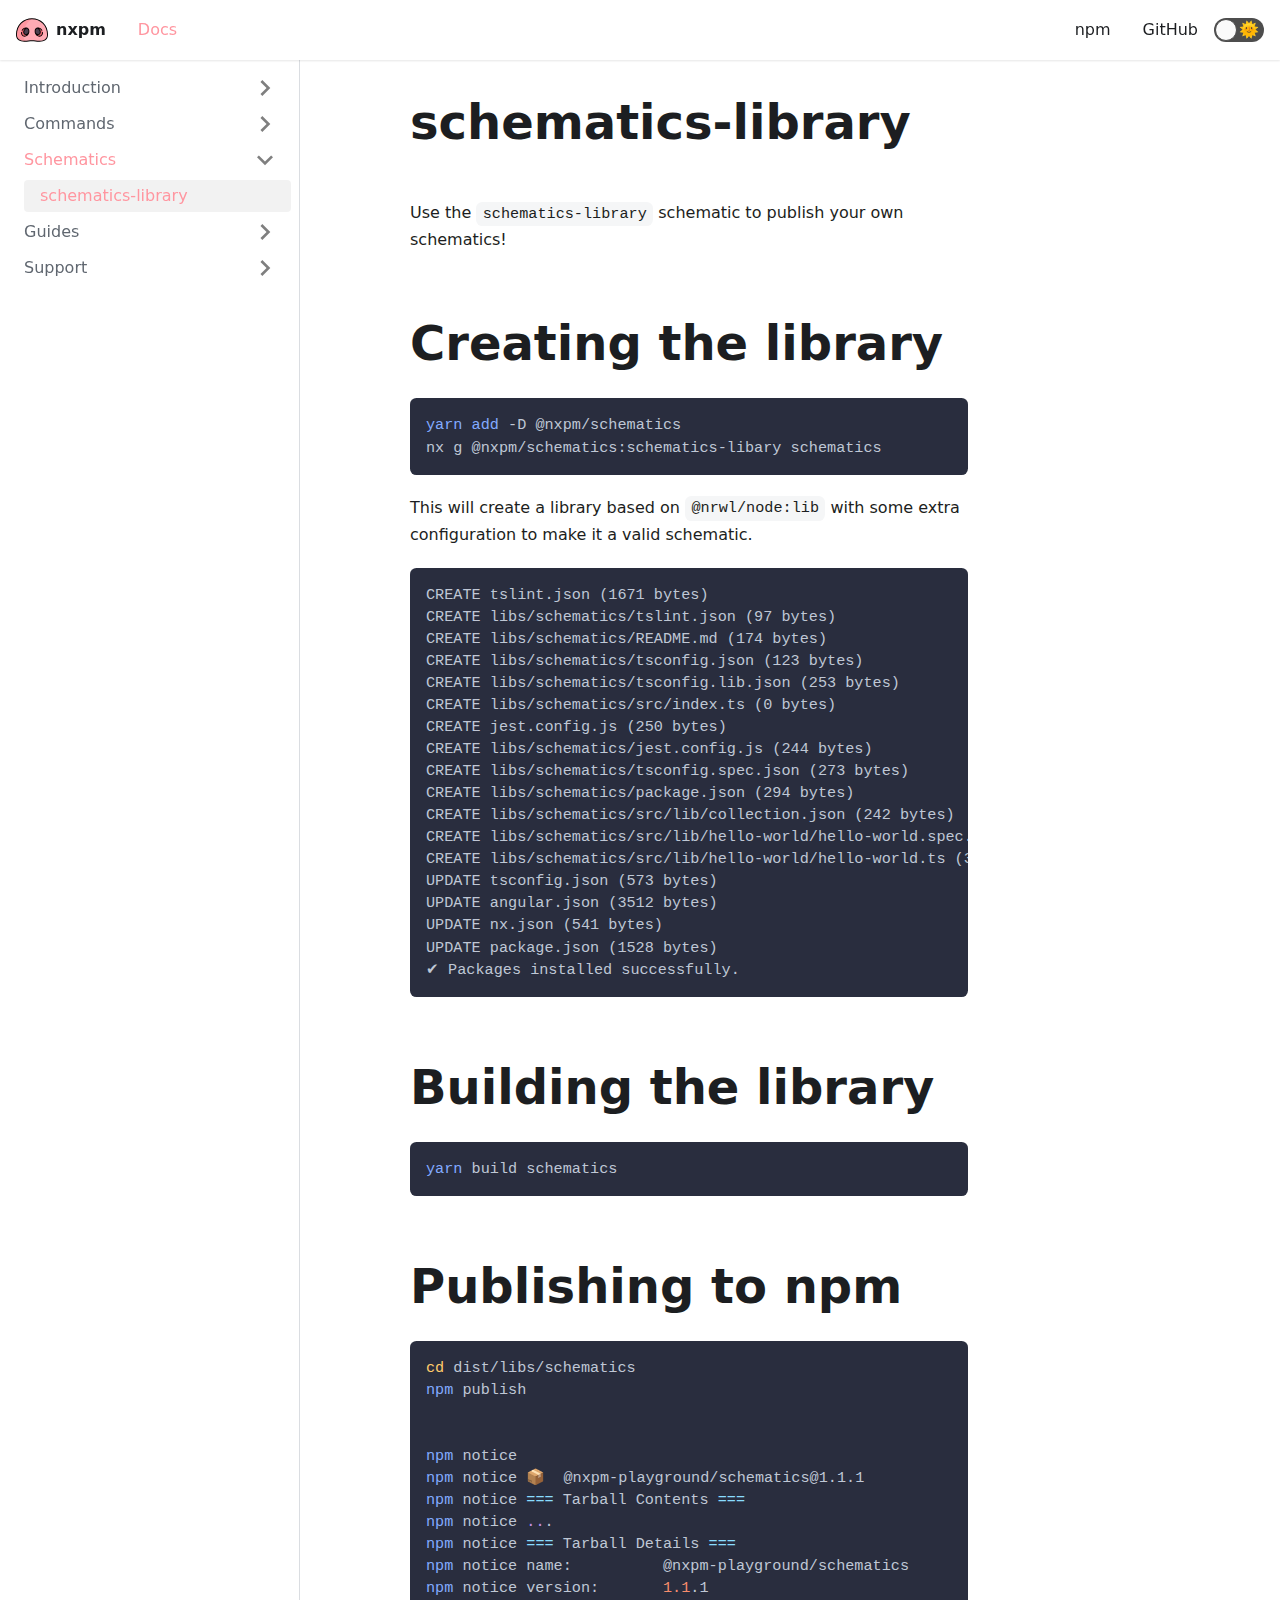
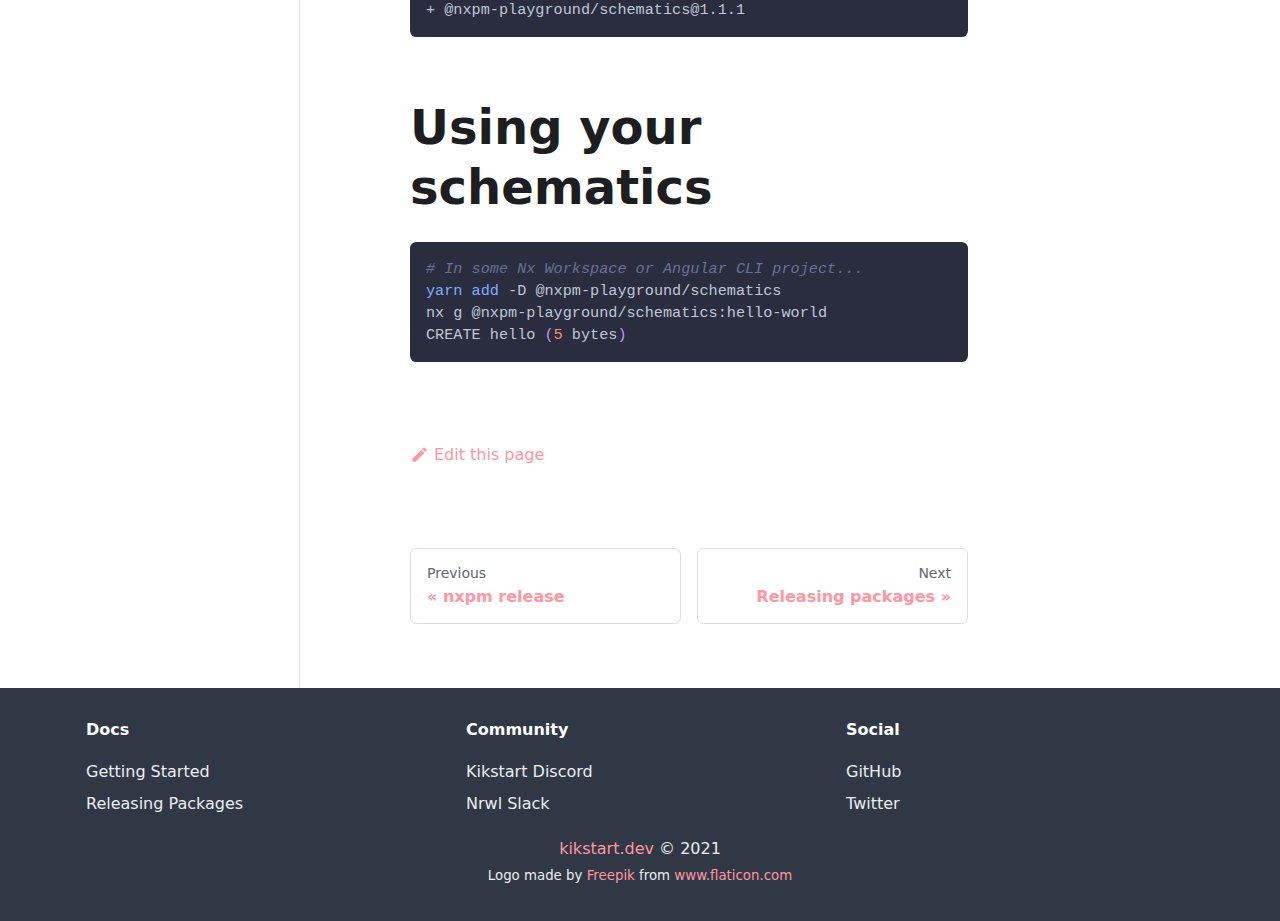
<file: docs/schematics/schematics-library/index.html>
<!doctype html>
<html lang="en">
<head>
<meta charset="UTF-8">
<meta name="viewport" content="width=device-width">
<meta name="generator" content="Docusaurus v2.0.0-alpha.54">
<link rel="preconnect" href="https://www.google-analytics.com">
<script>window.ga=window.ga||function(){(ga.q=ga.q||[]).push(arguments)},ga.l=+new Date,ga("create","UA-166626980-1","auto"),ga("send","pageview")</script>
<script async src="https://www.google-analytics.com/analytics.js"></script>

<title data-react-helmet="true">schematics-library | nxpm</title>

<meta data-react-helmet="true" name="twitter:card" content="summary_large_image"><meta data-react-helmet="true" property="og:title" content="schematics-library | nxpm"><meta data-react-helmet="true" name="description" content="Use the `schematics-library` schematic to publish your own schematics!"><meta data-react-helmet="true" property="og:description" content="Use the `schematics-library` schematic to publish your own schematics!"><meta data-react-helmet="true" property="og:url" content="https://nxpm.dev/docs/schematics/schematics-library">

<link data-react-helmet="true" rel="shortcut icon" href="/img/favicon.ico">


<link rel="stylesheet" href="/styles.38c98b87.css">


<link rel="preload" href="/styles.613a000e.js" as="script">

<link rel="preload" href="/runtime~main.6638c79a.js" as="script">

<link rel="preload" href="/main.eb0fb56d.js" as="script">

<link rel="preload" href="/1.bcdec24c.js" as="script">

<link rel="preload" href="/2.22f0e47a.js" as="script">

<link rel="preload" href="/20.19955015.js" as="script">

<link rel="preload" href="/20ac7829.060a9150.js" as="script">

<link rel="preload" href="/17896441.c4cf05bb.js" as="script">

<link rel="preload" href="/4133f56f.8e504c11.js" as="script">

</head>
<body>
<script>!function(){function t(t){document.documentElement.setAttribute("data-theme",t)}var e=window.matchMedia("(prefers-color-scheme: dark)"),n=function(){var t=null;try{t=localStorage.getItem("theme")}catch(t){}return t}();null!==n?t(n):e.matches&&t("dark")}()</script>
<div id="__docusaurus">
<nav class="navbar navbar--light navbar--fixed-top"><div class="navbar__inner"><div class="navbar__items"><div aria-label="Navigation bar toggle" class="navbar__toggle" role="button" tabindex="0"><svg xmlns="http://www.w3.org/2000/svg" width="30" height="30" viewBox="0 0 30 30" role="img" focusable="false"><title>Menu</title><path stroke="currentColor" stroke-linecap="round" stroke-miterlimit="10" stroke-width="2" d="M4 7h22M4 15h22M4 23h22"></path></svg></div><a class="navbar__brand" href="/"><img class="navbar__logo" src="/img/logo.svg" alt="nxpm logo"><strong class="navbar__title">nxpm</strong></a><a aria-current="page" class="navbar__item navbar__link navbar__link--active" href="/docs/getting-started">Docs</a></div><div class="navbar__items navbar__items--right"><a target="_blank" rel="noopener noreferrer" href="https://www.npmjs.com/package/nxpm" class="navbar__item navbar__link">npm</a><a target="_blank" rel="noopener noreferrer" href="https://github.com/nxpm/nxpm-cli" class="navbar__item navbar__link">GitHub</a><div class="react-toggle react-toggle--disabled displayOnlyInLargeViewport_1gtM"><div class="react-toggle-track"><div class="react-toggle-track-check"><span class="toggle_keGJ moon_1gwN"></span></div><div class="react-toggle-track-x"><span class="toggle_keGJ sun_3CPA"></span></div></div><div class="react-toggle-thumb"></div><input type="checkbox" disabled="" aria-label="Dark mode toggle" class="react-toggle-screenreader-only"></div></div></div><div role="presentation" class="navbar-sidebar__backdrop"></div><div class="navbar-sidebar"><div class="navbar-sidebar__brand"><a class="navbar__brand" href="/"><img class="navbar__logo" src="/img/logo.svg" alt="nxpm logo"><strong class="navbar__title">nxpm</strong></a></div><div class="navbar-sidebar__items"><div class="menu"><ul class="menu__list"><li class="menu__list-item"><a aria-current="page" class="menu__link navbar__link--active" position="left" href="/docs/getting-started">Docs</a></li><li class="menu__list-item"><a target="_blank" rel="noopener noreferrer" href="https://www.npmjs.com/package/nxpm" class="menu__link" position="right">npm</a></li><li class="menu__list-item"><a target="_blank" rel="noopener noreferrer" href="https://github.com/nxpm/nxpm-cli" class="menu__link" position="right">GitHub</a></li></ul></div></div></div></nav><div class="main-wrapper"><div class="docPage_1kjD"><div class="docSidebarContainer_1cYp"><div class="sidebar_1kLs"><div class="menu menu--responsive menu_w2sC"><button aria-label="Open Menu" aria-haspopup="true" class="button button--secondary button--sm menu__button" type="button"><svg aria-label="Menu" class="sidebarMenuIcon_2vk4" xmlns="http://www.w3.org/2000/svg" height="24" width="24" viewBox="0 0 32 32" role="img" focusable="false"><title>Menu</title><path stroke="currentColor" stroke-linecap="round" stroke-miterlimit="10" stroke-width="2" d="M4 7h22M4 15h22M4 23h22"></path></svg></button><ul class="menu__list"><li class="menu__list-item menu__list-item--collapsed"><a class="menu__link menu__link--sublist" href="#!">Introduction</a><ul class="menu__list"><li class="menu__list-item"><a class="menu__link" tabindex="-1" href="/docs/getting-started">Getting Started</a></li><li class="menu__list-item"><a class="menu__link" tabindex="-1" href="/docs/installation">Installation</a></li><li class="menu__list-item"><a class="menu__link" tabindex="-1" href="/docs/usage">Usage</a></li></ul></li><li class="menu__list-item menu__list-item--collapsed"><a class="menu__link menu__link--sublist" href="#!">Commands</a><ul class="menu__list"><li class="menu__list-item"><a class="menu__link" tabindex="-1" href="/docs/commands/plugins">plugins</a></li><li class="menu__list-item"><a class="menu__link" tabindex="-1" href="/docs/commands/projects">projects</a></li><li class="menu__list-item"><a class="menu__link" tabindex="-1" href="/docs/commands/registry">registry</a></li><li class="menu__list-item"><a class="menu__link" tabindex="-1" href="/docs/commands/release">release</a></li></ul></li><li class="menu__list-item"><a class="menu__link menu__link--sublist menu__link--active" href="#!">Schematics</a><ul class="menu__list"><li class="menu__list-item"><a aria-current="page" class="menu__link menu__link--active" tabindex="0" href="/docs/schematics/schematics-library">schematics-library</a></li></ul></li><li class="menu__list-item menu__list-item--collapsed"><a class="menu__link menu__link--sublist" href="#!">Guides</a><ul class="menu__list"><li class="menu__list-item"><a class="menu__link" tabindex="-1" href="/docs/guides/releasing-packages">Releasing packages</a></li></ul></li><li class="menu__list-item menu__list-item--collapsed"><a class="menu__link menu__link--sublist" href="#!">Support</a><ul class="menu__list"><li class="menu__list-item"><a class="menu__link" tabindex="-1" href="/docs/troubleshooting">Troubleshooting</a></li><li class="menu__list-item"><a class="menu__link" tabindex="-1" href="/docs/get-support">Get support</a></li></ul></li></ul></div></div></div><main class="docMainContainer_FFX1"><div class="container padding-vert--lg docItemWrapper_1cc7"><div class="row"><div class="col docItemCol_2GOA"><div class="docItemContainer_2cwg"><article><header><h1 class="docTitle_1vWb">schematics-library</h1></header><div class="markdown"><p>Use the <code>schematics-library</code> schematic to publish your own schematics!</p><h1><a aria-hidden="true" tabindex="-1" class="anchor enhancedAnchor_ZqCz" id="creating-the-library"></a><a aria-hidden="true" tabindex="-1" class="hash-link" href="#creating-the-library" title="Direct link to heading">#</a>Creating the library</h1><div class="mdxCodeBlock_iHAB"><div class="codeBlockContent_32p_"><button type="button" aria-label="Copy code to clipboard" class="copyButton_1BYj">Copy</button><div tabindex="0" class="prism-code language-shell codeBlock_19pQ"><div class="codeBlockLines_2n9r" style="color:#bfc7d5;background-color:#292d3e"><div class="token-line" style="color:#bfc7d5"><span class="token function" style="color:rgb(130, 170, 255)">yarn</span><span class="token plain"> </span><span class="token function" style="color:rgb(130, 170, 255)">add</span><span class="token plain"> -D @nxpm/schematics</span></div><div class="token-line" style="color:#bfc7d5"><span class="token plain">nx g @nxpm/schematics:schematics-libary schematics</span></div></div></div></div></div><p>This will create a library based on <code>@nrwl/node:lib</code> with some extra configuration
to make it a valid schematic.</p><div class="mdxCodeBlock_iHAB"><div class="codeBlockContent_32p_"><button type="button" aria-label="Copy code to clipboard" class="copyButton_1BYj">Copy</button><div tabindex="0" class="prism-code language-undefined codeBlock_19pQ"><div class="codeBlockLines_2n9r" style="color:#bfc7d5;background-color:#292d3e"><div class="token-line" style="color:#bfc7d5"><span class="token plain">CREATE tslint.json (1671 bytes)</span></div><div class="token-line" style="color:#bfc7d5"><span class="token plain">CREATE libs/schematics/tslint.json (97 bytes)</span></div><div class="token-line" style="color:#bfc7d5"><span class="token plain">CREATE libs/schematics/README.md (174 bytes)</span></div><div class="token-line" style="color:#bfc7d5"><span class="token plain">CREATE libs/schematics/tsconfig.json (123 bytes)</span></div><div class="token-line" style="color:#bfc7d5"><span class="token plain">CREATE libs/schematics/tsconfig.lib.json (253 bytes)</span></div><div class="token-line" style="color:#bfc7d5"><span class="token plain">CREATE libs/schematics/src/index.ts (0 bytes)</span></div><div class="token-line" style="color:#bfc7d5"><span class="token plain">CREATE jest.config.js (250 bytes)</span></div><div class="token-line" style="color:#bfc7d5"><span class="token plain">CREATE libs/schematics/jest.config.js (244 bytes)</span></div><div class="token-line" style="color:#bfc7d5"><span class="token plain">CREATE libs/schematics/tsconfig.spec.json (273 bytes)</span></div><div class="token-line" style="color:#bfc7d5"><span class="token plain">CREATE libs/schematics/package.json (294 bytes)</span></div><div class="token-line" style="color:#bfc7d5"><span class="token plain">CREATE libs/schematics/src/lib/collection.json (242 bytes)</span></div><div class="token-line" style="color:#bfc7d5"><span class="token plain">CREATE libs/schematics/src/lib/hello-world/hello-world.spec.ts (478 bytes)</span></div><div class="token-line" style="color:#bfc7d5"><span class="token plain">CREATE libs/schematics/src/lib/hello-world/hello-world.ts (307 bytes)</span></div><div class="token-line" style="color:#bfc7d5"><span class="token plain">UPDATE tsconfig.json (573 bytes)</span></div><div class="token-line" style="color:#bfc7d5"><span class="token plain">UPDATE angular.json (3512 bytes)</span></div><div class="token-line" style="color:#bfc7d5"><span class="token plain">UPDATE nx.json (541 bytes)</span></div><div class="token-line" style="color:#bfc7d5"><span class="token plain">UPDATE package.json (1528 bytes)</span></div><div class="token-line" style="color:#bfc7d5"><span class="token plain">✔ Packages installed successfully.</span></div></div></div></div></div><h1><a aria-hidden="true" tabindex="-1" class="anchor enhancedAnchor_ZqCz" id="building-the-library"></a><a aria-hidden="true" tabindex="-1" class="hash-link" href="#building-the-library" title="Direct link to heading">#</a>Building the library</h1><div class="mdxCodeBlock_iHAB"><div class="codeBlockContent_32p_"><button type="button" aria-label="Copy code to clipboard" class="copyButton_1BYj">Copy</button><div tabindex="0" class="prism-code language-shell codeBlock_19pQ"><div class="codeBlockLines_2n9r" style="color:#bfc7d5;background-color:#292d3e"><div class="token-line" style="color:#bfc7d5"><span class="token function" style="color:rgb(130, 170, 255)">yarn</span><span class="token plain"> build schematics</span></div></div></div></div></div><h1><a aria-hidden="true" tabindex="-1" class="anchor enhancedAnchor_ZqCz" id="publishing-to-npm"></a><a aria-hidden="true" tabindex="-1" class="hash-link" href="#publishing-to-npm" title="Direct link to heading">#</a>Publishing to npm</h1><div class="mdxCodeBlock_iHAB"><div class="codeBlockContent_32p_"><button type="button" aria-label="Copy code to clipboard" class="copyButton_1BYj">Copy</button><div tabindex="0" class="prism-code language-shell codeBlock_19pQ"><div class="codeBlockLines_2n9r" style="color:#bfc7d5;background-color:#292d3e"><div class="token-line" style="color:#bfc7d5"><span class="token builtin class-name" style="color:rgb(255, 203, 107)">cd</span><span class="token plain"> dist/libs/schematics</span></div><div class="token-line" style="color:#bfc7d5"><span class="token plain"></span><span class="token function" style="color:rgb(130, 170, 255)">npm</span><span class="token plain"> publish</span></div><div class="token-line" style="color:#bfc7d5"><span class="token plain" style="display:inline-block">
</span></div><div class="token-line" style="color:#bfc7d5"><span class="token plain" style="display:inline-block">
</span></div><div class="token-line" style="color:#bfc7d5"><span class="token plain"></span><span class="token function" style="color:rgb(130, 170, 255)">npm</span><span class="token plain"> notice</span></div><div class="token-line" style="color:#bfc7d5"><span class="token plain"></span><span class="token function" style="color:rgb(130, 170, 255)">npm</span><span class="token plain"> notice 📦  @nxpm-playground/schematics@1.1.1</span></div><div class="token-line" style="color:#bfc7d5"><span class="token plain"></span><span class="token function" style="color:rgb(130, 170, 255)">npm</span><span class="token plain"> notice </span><span class="token operator" style="color:rgb(137, 221, 255)">==</span><span class="token operator" style="color:rgb(137, 221, 255)">=</span><span class="token plain"> Tarball Contents </span><span class="token operator" style="color:rgb(137, 221, 255)">==</span><span class="token operator" style="color:rgb(137, 221, 255)">=</span><span class="token plain"></span></div><div class="token-line" style="color:#bfc7d5"><span class="token plain"></span><span class="token function" style="color:rgb(130, 170, 255)">npm</span><span class="token plain"> notice </span><span class="token punctuation" style="color:rgb(199, 146, 234)">..</span><span class="token plain">.</span></div><div class="token-line" style="color:#bfc7d5"><span class="token plain"></span><span class="token function" style="color:rgb(130, 170, 255)">npm</span><span class="token plain"> notice </span><span class="token operator" style="color:rgb(137, 221, 255)">==</span><span class="token operator" style="color:rgb(137, 221, 255)">=</span><span class="token plain"> Tarball Details </span><span class="token operator" style="color:rgb(137, 221, 255)">==</span><span class="token operator" style="color:rgb(137, 221, 255)">=</span><span class="token plain"></span></div><div class="token-line" style="color:#bfc7d5"><span class="token plain"></span><span class="token function" style="color:rgb(130, 170, 255)">npm</span><span class="token plain"> notice name:          @nxpm-playground/schematics</span></div><div class="token-line" style="color:#bfc7d5"><span class="token plain"></span><span class="token function" style="color:rgb(130, 170, 255)">npm</span><span class="token plain"> notice version:       </span><span class="token number" style="color:rgb(247, 140, 108)">1.1</span><span class="token plain">.1</span></div><div class="token-line" style="color:#bfc7d5"><span class="token plain">+ @nxpm-playground/schematics@1.1.1</span></div></div></div></div></div><h1><a aria-hidden="true" tabindex="-1" class="anchor enhancedAnchor_ZqCz" id="using-your-schematics"></a><a aria-hidden="true" tabindex="-1" class="hash-link" href="#using-your-schematics" title="Direct link to heading">#</a>Using your schematics</h1><div class="mdxCodeBlock_iHAB"><div class="codeBlockContent_32p_"><button type="button" aria-label="Copy code to clipboard" class="copyButton_1BYj">Copy</button><div tabindex="0" class="prism-code language-shell codeBlock_19pQ"><div class="codeBlockLines_2n9r" style="color:#bfc7d5;background-color:#292d3e"><div class="token-line" style="color:#bfc7d5"><span class="token comment" style="color:rgb(105, 112, 152);font-style:italic"># In some Nx Workspace or Angular CLI project...</span><span class="token plain"></span></div><div class="token-line" style="color:#bfc7d5"><span class="token plain"></span><span class="token function" style="color:rgb(130, 170, 255)">yarn</span><span class="token plain"> </span><span class="token function" style="color:rgb(130, 170, 255)">add</span><span class="token plain"> -D @nxpm-playground/schematics</span></div><div class="token-line" style="color:#bfc7d5"><span class="token plain">nx g @nxpm-playground/schematics:hello-world</span></div><div class="token-line" style="color:#bfc7d5"><span class="token plain">CREATE hello </span><span class="token punctuation" style="color:rgb(199, 146, 234)">(</span><span class="token number" style="color:rgb(247, 140, 108)">5</span><span class="token plain"> bytes</span><span class="token punctuation" style="color:rgb(199, 146, 234)">)</span></div></div></div></div></div></div></article><div class="margin-vert--xl"><div class="row"><div class="col"><a href="https://github.com/nxpm/nxpm/edit/master/apps/docs/docs/schematics/schematics-library.md" target="_blank" rel="noreferrer noopener"><svg fill="currentColor" height="1.2em" width="1.2em" preserveAspectRatio="xMidYMid meet" viewBox="0 0 40 40" style="margin-right:0.3em;vertical-align:sub"><g><path d="m34.5 11.7l-3 3.1-6.3-6.3 3.1-3q0.5-0.5 1.2-0.5t1.1 0.5l3.9 3.9q0.5 0.4 0.5 1.1t-0.5 1.2z m-29.5 17.1l18.4-18.5 6.3 6.3-18.4 18.4h-6.3v-6.2z"></path></g></svg>Edit this page</a></div></div></div><div class="margin-vert--lg"><nav class="pagination-nav"><div class="pagination-nav__item"><a class="pagination-nav__link" href="/docs/commands/release"><div class="pagination-nav__link--sublabel">Previous</div><div class="pagination-nav__link--label">« nxpm release</div></a></div><div class="pagination-nav__item pagination-nav__item--next"><a class="pagination-nav__link" href="/docs/guides/releasing-packages"><div class="pagination-nav__link--sublabel">Next</div><div class="pagination-nav__link--label">Releasing packages »</div></a></div></nav></div></div></div><div class="col col--3"><div class="tableOfContents_TbNY"></div></div></div></div></main></div></div><footer class="footer footer--dark"><div class="container"><div class="row footer__links"><div class="col footer__col"><h4 class="footer__title">Docs</h4><ul class="footer__items"><li class="footer__item"><a class="footer__link-item" href="/docs/getting-started">Getting Started</a></li><li class="footer__item"><a class="footer__link-item" href="/docs/guides/releasing-packages">Releasing Packages</a></li></ul></div><div class="col footer__col"><h4 class="footer__title">Community</h4><ul class="footer__items"><li class="footer__item"><a class="footer__link-item" target="_blank" rel="noopener noreferrer" href="https://discord.gg/RTgCpDd">Kikstart Discord</a></li><li class="footer__item"><a class="footer__link-item" target="_blank" rel="noopener noreferrer" href="https://join.slack.com/t/nrwlcommunity/shared_invite/zt-9oqftflu-gcpO8xpMCdBhxUWmtuwr~g">Nrwl Slack</a></li></ul></div><div class="col footer__col"><h4 class="footer__title">Social</h4><ul class="footer__items"><li class="footer__item"><a class="footer__link-item" target="_blank" rel="noopener noreferrer" href="https://github.com/nxpm">GitHub</a></li><li class="footer__item"><a class="footer__link-item" target="_blank" rel="noopener noreferrer" href="https://twitter.com/beeman_nl">Twitter</a></li></ul></div></div><div class="text--center"><div><a target="_blank" href="https://kikstart.dev">kikstart.dev</a> © 2021<br><small>Logo made by <a href="https://www.flaticon.com/authors/freepik" title="Freepik">Freepik</a> from <a href="https://www.flaticon.com/" title="Flaticon">www.flaticon.com</a></small></div></div></div></footer>
</div>

<script src="/styles.613a000e.js"></script>

<script src="/runtime~main.6638c79a.js"></script>

<script src="/main.eb0fb56d.js"></script>

<script src="/1.bcdec24c.js"></script>

<script src="/2.22f0e47a.js"></script>

<script src="/20.19955015.js"></script>

<script src="/20ac7829.060a9150.js"></script>

<script src="/17896441.c4cf05bb.js"></script>

<script src="/4133f56f.8e504c11.js"></script>


</body>
</html>
</file>
<file: styles.38c98b87.css>
:root{--ra-admonition-background-color:var(--ifm-alert-background-color);--ra-admonition-border-width:var(--ifm-alert-border-width);--ra-admonition-border-color:var(--ifm-alert-border-color);--ra-admonition-border-radius:var(--ifm-alert-border-radius);--ra-admonition-color:var(--ifm-alert-color);--ra-admonition-padding-vertical:var(--ifm-alert-padding-vertical);--ra-admonition-padding-horizontal:var(--ifm-alert-padding-horizontal);--ra-color-note:var(--ifm-color-secondary);--ra-color-important:var(--ifm-color-info);--ra-color-tip:var(--ifm-color-success);--ra-color-caution:var(--ifm-color-warning);--ra-color-warning:var(--ifm-color-danger);--ra-color-text-dark:var(--ifm-color-gray-900)}.admonition{margin-bottom:1em}.admonition:not(.alert){background-color:var(--ifm-alert-background-color);background-color:var(--ra-admonition-background-color);border:var(--ra-admonition-border-width) solid var(--ra-admonition-border-color);border-radius:var(--ifm-alert-border-radius);border-radius:var(--ra-admonition-border-radius);box-sizing:border-box;color:var(--ifm-alert-color);color:var(--ra-admonition-color);padding:var(--ra-admonition-padding-vertical) var(--ra-admonition-padding-horizontal);--ra-admonition-background-color:var(--ifm-color-primary)}.admonition h5{margin-top:0;margin-bottom:8px;text-transform:uppercase}.admonition-icon{display:inline-block;vertical-align:middle;margin-right:.2em}.admonition-icon svg{display:inline-block;width:22px;height:22px;stroke-width:0;fill:var(--ra-admonition-icon-color);stroke:var(--ra-admonition-icon-color)}.admonition-content>:last-child{margin-bottom:0}.admonition{--ra-admonition-icon-color:var(--ra-admonition-color)}.admonition-note{--ra-admonition-color:var(--ra-color-text-dark)}:root{--ifm-dark-value:10%;--ifm-darker-value:15%;--ifm-darkest-value:30%;--ifm-light-value:15%;--ifm-lighter-value:30%;--ifm-lightest-value:50%;--ifm-color-primary:#3578e5;--ifm-color-primary-dark:#306cce;--ifm-color-primary-darker:#2d66c3;--ifm-color-primary-darkest:#2554a0;--ifm-color-primary-light:#538ce9;--ifm-color-primary-lighter:#72a1ed;--ifm-color-primary-lightest:#9abcf2;--ifm-color-secondary:#ebedf0;--ifm-color-secondary-dark:#d4d5d8;--ifm-color-secondary-darker:#c8c9cc;--ifm-color-secondary-darkest:#a4a6a8;--ifm-color-secondary-light:#eef0f2;--ifm-color-secondary-lighter:#f1f2f5;--ifm-color-secondary-lightest:#f5f6f8;--ifm-color-success:#00a400;--ifm-color-success-dark:#009400;--ifm-color-success-darker:#008b00;--ifm-color-success-darkest:#007300;--ifm-color-success-light:#26b226;--ifm-color-success-lighter:#4dbf4d;--ifm-color-success-lightest:#80d280;--ifm-color-info:#54c7ec;--ifm-color-info-dark:#4cb3d4;--ifm-color-info-darker:#47a9c9;--ifm-color-info-darkest:#3b8ba5;--ifm-color-info-light:#6ecfef;--ifm-color-info-lighter:#87d8f2;--ifm-color-info-lightest:#aae3f6;--ifm-color-warning:#ffba00;--ifm-color-warning-dark:#e6a700;--ifm-color-warning-darker:#d99e00;--ifm-color-warning-darkest:#b38200;--ifm-color-warning-light:#ffc426;--ifm-color-warning-lighter:#ffcf4d;--ifm-color-warning-lightest:#ffdd80;--ifm-color-danger:#fa383e;--ifm-color-danger-dark:#e13238;--ifm-color-danger-darker:#d53035;--ifm-color-danger-darkest:#af272b;--ifm-color-danger-light:#fb565b;--ifm-color-danger-lighter:#fb7478;--ifm-color-danger-lightest:#fd9c9f;--ifm-color-white:#fff;--ifm-color-black:#000;--ifm-color-gray-0:var(--ifm-color-white);--ifm-color-gray-100:#f5f6f7;--ifm-color-gray-200:#ebedf0;--ifm-color-gray-300:#dadde1;--ifm-color-gray-400:#ccd0d5;--ifm-color-gray-500:#bec3c9;--ifm-color-gray-600:#8d949e;--ifm-color-gray-700:#606770;--ifm-color-gray-800:#444950;--ifm-color-gray-900:#1c1e21;--ifm-color-gray-1000:var(--ifm-color-black);--ifm-color-emphasis-0:var(--ifm-color-gray-0);--ifm-color-emphasis-100:var(--ifm-color-gray-100);--ifm-color-emphasis-200:var(--ifm-color-gray-200);--ifm-color-emphasis-300:var(--ifm-color-gray-300);--ifm-color-emphasis-400:var(--ifm-color-gray-400);--ifm-color-emphasis-500:var(--ifm-color-gray-500);--ifm-color-emphasis-600:var(--ifm-color-gray-600);--ifm-color-emphasis-700:var(--ifm-color-gray-700);--ifm-color-emphasis-800:var(--ifm-color-gray-800);--ifm-color-emphasis-900:var(--ifm-color-gray-900);--ifm-color-emphasis-1000:var(--ifm-color-gray-1000);--ifm-color-content:var(--ifm-color-emphasis-900);--ifm-color-content-inverse:var(--ifm-color-emphasis-0);--ifm-color-content-secondary:#606770;--ifm-background-color:transparent;--ifm-background-surface-color:var(--ifm-color-content-inverse);--ifm-global-border-width:1px;--ifm-global-radius:0.4rem;--ifm-hover-overlay:rgba(0,0,0,0.05);--ifm-font-color-base:var(--ifm-color-content);--ifm-font-color-base-inverse:var(--ifm-color-content-inverse);--ifm-font-color-secondary:var(--ifm-color-content-secondary);--ifm-font-family-base:system-ui,-apple-system,Segoe UI,Roboto,Ubuntu,Cantarell,Noto Sans,sans-serif,BlinkMacSystemFont,"Segoe UI",Helvetica,Arial,sans-serif,"Apple Color Emoji","Segoe UI Emoji","Segoe UI Symbol";--ifm-font-family-monospace:SFMono-Regular,Menlo,Monaco,Consolas,"Liberation Mono","Courier New",monospace;--ifm-font-size-base:16px;--ifm-font-weight-light:300;--ifm-font-weight-normal:400;--ifm-font-weight-semibold:500;--ifm-font-weight-bold:700;--ifm-font-weight-base:var(--ifm-font-weight-normal);--ifm-line-height-base:1.65;--ifm-global-spacing:1rem;--ifm-spacing-vertical:var(--ifm-global-spacing);--ifm-spacing-horizontal:var(--ifm-global-spacing);--ifm-transition-fast:200ms;--ifm-transition-slow:400ms;--ifm-global-shadow-lw:0 1px 2px 0 rgba(0,0,0,0.1);--ifm-global-shadow-md:0 5px 40px rgba(0,0,0,0.2);--ifm-global-shadow-tl:0 12px 28px 0 rgba(0,0,0,0.2),0 2px 4px 0 rgba(0,0,0,0.1);--ifm-z-index-dropdown:100;--ifm-z-index-fixed:200;--ifm-z-index-overlay:400}*,html{box-sizing:border-box}html{background-color:transparent;background-color:var(--ifm-background-color);color:#1c1e21;color:var(--ifm-font-color-base);line-height:1.65;line-height:var(--ifm-line-height-base);font-family:system-ui,-apple-system,Segoe UI,Roboto,Ubuntu,Cantarell,Noto Sans,sans-serif,BlinkMacSystemFont,Helvetica,Arial,Apple Color Emoji,Segoe UI Emoji,Segoe UI Symbol;font-family:var(--ifm-font-family-base);font-size:16px;font-size:var(--ifm-font-size-base);text-rendering:optimizelegibility;-webkit-tap-highlight-color:transparent;-webkit-font-smoothing:antialiased;-ms-text-size-adjust:100%;-webkit-text-size-adjust:100%}body{word-wrap:break-word}:root{--ifm-container-width:1140px}.container{margin-left:auto;margin-right:auto;max-width:1140px;max-width:var(--ifm-container-width);padding-left:1rem;padding-left:var(--ifm-spacing-horizontal);padding-right:1rem;padding-right:var(--ifm-spacing-horizontal);width:100%}.container.container--fluid{max-width:inherit}.row{display:flex;flex-direction:row;flex-wrap:wrap;margin-left:-1rem;margin-left:calc(var(--ifm-spacing-horizontal)*-1);margin-right:-1rem;margin-right:calc(var(--ifm-spacing-horizontal)*-1)}.row.row--no-gutters{margin-left:0;margin-right:0}.row.row--no-gutters>.col{padding-left:0;padding-right:0}.row.row--align-top{align-items:flex-start}.row.row--align-bottom{align-items:flex-end}.row.row--align-center{align-items:center}.row.row--align-stretch{align-items:stretch}.row.row--align-baseline{align-items:baseline}.row .col{--ifm-col-width:100%;display:block;flex:1 0;margin-left:0;max-width:100%;padding-left:1rem;padding-left:var(--ifm-spacing-horizontal);padding-right:1rem;padding-right:var(--ifm-spacing-horizontal);width:100%}.row .col[class*=col--]{flex:0 0 var(--ifm-col-width);max-width:var(--ifm-col-width)}@media (max-width:996px){.row .col.col.col{--ifm-col-width:100%;flex-basis:var(--ifm-col-width);margin-left:0;max-width:var(--ifm-col-width)}}.row .col.col--1{--ifm-col-width:8.33333%;flex:0 0 var(--ifm-col-width);max-width:var(--ifm-col-width)}.row .col.col--offset-1{margin-left:8.33333%}.row .col.col--2{--ifm-col-width:16.66667%;flex:0 0 var(--ifm-col-width);max-width:var(--ifm-col-width)}.row .col.col--offset-2{margin-left:16.66667%}.row .col.col--3{--ifm-col-width:25%;flex:0 0 var(--ifm-col-width);max-width:var(--ifm-col-width)}.row .col.col--offset-3{margin-left:25%}.row .col.col--4{--ifm-col-width:33.33333%;flex:0 0 var(--ifm-col-width);max-width:var(--ifm-col-width)}.row .col.col--offset-4{margin-left:33.33333%}.row .col.col--5{--ifm-col-width:41.66667%;flex:0 0 var(--ifm-col-width);max-width:var(--ifm-col-width)}.row .col.col--offset-5{margin-left:41.66667%}.row .col.col--6{--ifm-col-width:50%;flex:0 0 var(--ifm-col-width);max-width:var(--ifm-col-width)}.row .col.col--offset-6{margin-left:50%}.row .col.col--7{--ifm-col-width:58.33333%;flex:0 0 var(--ifm-col-width);max-width:var(--ifm-col-width)}.row .col.col--offset-7{margin-left:58.33333%}.row .col.col--8{--ifm-col-width:66.66667%;flex:0 0 var(--ifm-col-width);max-width:var(--ifm-col-width)}.row .col.col--offset-8{margin-left:66.66667%}.row .col.col--9{--ifm-col-width:75%;flex:0 0 var(--ifm-col-width);max-width:var(--ifm-col-width)}.row .col.col--offset-9{margin-left:75%}.row .col.col--10{--ifm-col-width:83.33333%;flex:0 0 var(--ifm-col-width);max-width:var(--ifm-col-width)}.row .col.col--offset-10{margin-left:83.33333%}.row .col.col--11{--ifm-col-width:91.66667%;flex:0 0 var(--ifm-col-width);max-width:var(--ifm-col-width)}.row .col.col--offset-11{margin-left:91.66667%}.row .col.col--12{--ifm-col-width:100%;flex:0 0 var(--ifm-col-width);max-width:var(--ifm-col-width)}.row .col.col--offset-12{margin-left:100%}.margin--none{margin:0!important}.margin-top--none{margin-top:0!important}.margin-left--none{margin-left:0!important}.margin-bottom--none{margin-bottom:0!important}.margin-right--none{margin-right:0!important}.margin-vert--none{margin-bottom:0!important;margin-top:0!important}.margin-horiz--none{margin-left:0!important;margin-right:0!important}.margin--xs{margin:.25rem!important}.margin-top--xs{margin-top:.25rem!important}.margin-left--xs{margin-left:.25rem!important}.margin-bottom--xs{margin-bottom:.25rem!important}.margin-right--xs{margin-right:.25rem!important}.margin-vert--xs{margin-bottom:.25rem!important;margin-top:.25rem!important}.margin-horiz--xs{margin-left:.25rem!important;margin-right:.25rem!important}.margin--sm{margin:.5rem!important}.margin-top--sm{margin-top:.5rem!important}.margin-left--sm{margin-left:.5rem!important}.margin-bottom--sm{margin-bottom:.5rem!important}.margin-right--sm{margin-right:.5rem!important}.margin-vert--sm{margin-bottom:.5rem!important;margin-top:.5rem!important}.margin-horiz--sm{margin-left:.5rem!important;margin-right:.5rem!important}.margin--md{margin:1rem!important}.margin-top--md{margin-top:1rem!important}.margin-left--md{margin-left:1rem!important}.margin-bottom--md{margin-bottom:1rem!important}.margin-right--md{margin-right:1rem!important}.margin-vert--md{margin-bottom:1rem!important;margin-top:1rem!important}.margin-horiz--md{margin-left:1rem!important;margin-right:1rem!important}.margin--lg{margin:2rem!important}.margin-top--lg{margin-top:2rem!important}.margin-left--lg{margin-left:2rem!important}.margin-bottom--lg{margin-bottom:2rem!important}.margin-right--lg{margin-right:2rem!important}.margin-vert--lg{margin-bottom:2rem!important;margin-top:2rem!important}.margin-horiz--lg{margin-left:2rem!important;margin-right:2rem!important}.margin--xl{margin:5rem!important}.margin-top--xl{margin-top:5rem!important}.margin-left--xl{margin-left:5rem!important}.margin-bottom--xl{margin-bottom:5rem!important}.margin-right--xl{margin-right:5rem!important}.margin-vert--xl{margin-bottom:5rem!important;margin-top:5rem!important}.margin-horiz--xl{margin-left:5rem!important;margin-right:5rem!important}.padding--none{padding:0!important}.padding-top--none{padding-top:0!important}.padding-left--none{padding-left:0!important}.padding-bottom--none{padding-bottom:0!important}.padding-right--none{padding-right:0!important}.padding-vert--none{padding-bottom:0!important;padding-top:0!important}.padding-horiz--none{padding-left:0!important;padding-right:0!important}.padding--xs{padding:.25rem!important}.padding-top--xs{padding-top:.25rem!important}.padding-left--xs{padding-left:.25rem!important}.padding-bottom--xs{padding-bottom:.25rem!important}.padding-right--xs{padding-right:.25rem!important}.padding-vert--xs{padding-bottom:.25rem!important;padding-top:.25rem!important}.padding-horiz--xs{padding-left:.25rem!important;padding-right:.25rem!important}.padding--sm{padding:.5rem!important}.padding-top--sm{padding-top:.5rem!important}.padding-left--sm{padding-left:.5rem!important}.padding-bottom--sm{padding-bottom:.5rem!important}.padding-right--sm{padding-right:.5rem!important}.padding-vert--sm{padding-bottom:.5rem!important;padding-top:.5rem!important}.padding-horiz--sm{padding-left:.5rem!important;padding-right:.5rem!important}.padding--md{padding:1rem!important}.padding-top--md{padding-top:1rem!important}.padding-left--md{padding-left:1rem!important}.padding-bottom--md{padding-bottom:1rem!important}.padding-right--md{padding-right:1rem!important}.padding-vert--md{padding-bottom:1rem!important;padding-top:1rem!important}.padding-horiz--md{padding-left:1rem!important;padding-right:1rem!important}.padding--lg{padding:2rem!important}.padding-top--lg{padding-top:2rem!important}.padding-left--lg{padding-left:2rem!important}.padding-bottom--lg{padding-bottom:2rem!important}.padding-right--lg{padding-right:2rem!important}.padding-vert--lg{padding-bottom:2rem!important;padding-top:2rem!important}.padding-horiz--lg{padding-left:2rem!important;padding-right:2rem!important}.padding--xl{padding:5rem!important}.padding-top--xl{padding-top:5rem!important}.padding-left--xl{padding-left:5rem!important}.padding-bottom--xl{padding-bottom:5rem!important}.padding-right--xl{padding-right:5rem!important}.padding-vert--xl{padding-bottom:5rem!important;padding-top:5rem!important}.padding-horiz--xl{padding-left:5rem!important;padding-right:5rem!important}:root{--ifm-code-background:var(--ifm-color-emphasis-100);--ifm-code-border-radius:var(--ifm-global-radius);--ifm-code-color:var(--ifm-color-emphasis-900);--ifm-code-font-size:90%;--ifm-code-padding-horizontal:0.4rem;--ifm-code-padding-vertical:0.2rem;--ifm-pre-background:var(--ifm-color-emphasis-100);--ifm-pre-border-radius:var(--ifm-code-border-radius);--ifm-pre-color:inherit;--ifm-pre-line-height:1.45;--ifm-pre-padding:1rem}code{background-color:#f5f6f7;background-color:var(--ifm-code-background);border-radius:.4rem;border-radius:var(--ifm-code-border-radius);color:#1c1e21;color:var(--ifm-code-color);margin:0;padding:.2rem .4rem;padding:var(--ifm-code-padding-vertical) var(--ifm-code-padding-horizontal)}code,pre{font-family:SFMono-Regular,Menlo,Monaco,Consolas,Liberation Mono,Courier New,monospace;font-family:var(--ifm-font-family-monospace);font-size:90%;font-size:var(--ifm-code-font-size)}pre{background-color:#f5f6f7;background-color:var(--ifm-pre-background);border-radius:.4rem;border-radius:var(--ifm-pre-border-radius);color:inherit;color:var(--ifm-pre-color);line-height:1.45;line-height:var(--ifm-pre-line-height);margin-bottom:1rem;margin-bottom:var(--ifm-spacing-vertical);margin-top:0;overflow:auto;padding:1rem;padding:var(--ifm-pre-padding)}pre,pre code{word-wrap:normal}pre code{background-color:transparent;border:0;display:inline;font-size:100%;line-height:inherit;margin:0;max-width:auto;overflow:visible;padding:0;white-space:pre;word-break:normal}a code{color:inherit}:root{--ifm-heading-color:inherit;--ifm-heading-margin-top:0;--ifm-heading-margin-bottom:var(--ifm-spacing-vertical);--ifm-heading-font-family:inherit;--ifm-heading-font-weight:var(--ifm-font-weight-bold);--ifm-heading-line-height:1.25;--ifm-h1-font-size:2rem;--ifm-h2-font-size:1.5rem;--ifm-h3-font-size:1.25rem;--ifm-h4-font-size:1rem;--ifm-h5-font-size:0.875rem;--ifm-h6-font-size:0.85rem}h1,h2,h3,h4,h5,h6{color:inherit;color:var(--ifm-heading-color);font-weight:700;font-weight:var(--ifm-heading-font-weight);line-height:1.25;line-height:var(--ifm-heading-line-height);margin-bottom:1rem;margin-bottom:var(--ifm-heading-margin-bottom);margin-top:0;margin-top:var(--ifm-heading-margin-top)}h1{font-size:2rem;font-size:var(--ifm-h1-font-size)}h2{font-size:1.5rem;font-size:var(--ifm-h2-font-size)}h3{font-size:1.25rem;font-size:var(--ifm-h3-font-size)}h4{font-size:1rem;font-size:var(--ifm-h4-font-size)}h5{font-size:.875rem;font-size:var(--ifm-h5-font-size)}h6{font-size:.85rem;font-size:var(--ifm-h6-font-size)}:root{--ifm-image-alignment-padding:1.25rem}img{border-style:none;box-sizing:content-box;max-width:100%}img[align=right]{padding-left:var(--image-alignment-padding)}img[align=left]{padding-right:var(--image-alignment-padding)}:root{--ifm-leading-desktop:1.25;--ifm-leading:calc(var(--ifm-leading-desktop)*1rem)}.markdown{--ifm-h1-vertical-rhythm-top:3;--ifm-h2-vertical-rhythm-top:2;--ifm-h3-vertical-rhythm-top:1.5;--ifm-heading-vertical-rhythm-top:1.25;--ifm-h1-vertical-rhythm-bottom:1.25;--ifm-heading-vertical-rhythm-bottom:1}.markdown:after,.markdown:before{content:"";display:table}.markdown:after{clear:both}.markdown>:first-child{margin-top:0!important}.markdown>:last-child{margin-bottom:0!important}.markdown>h1{--ifm-h1-font-size:3rem;margin-bottom:calc(var(--ifm-h1-vertical-rhythm-bottom)*var(--ifm-leading));margin-top:calc(var(--ifm-h1-vertical-rhythm-top)*var(--ifm-leading))}.markdown>h2{--ifm-h2-font-size:2rem;margin-top:calc(var(--ifm-h2-vertical-rhythm-top)*var(--ifm-leading))}.markdown>h2,.markdown>h3{margin-bottom:calc(var(--ifm-heading-vertical-rhythm-bottom)*var(--ifm-leading))}.markdown>h3{--ifm-h3-font-size:1.5rem;margin-top:calc(var(--ifm-h3-vertical-rhythm-top)*var(--ifm-leading))}.markdown>h4,.markdown>h5,.markdown>h6{margin-bottom:calc(var(--ifm-heading-vertical-rhythm-bottom)*var(--ifm-leading));margin-top:calc(var(--ifm-heading-vertical-rhythm-top)*var(--ifm-leading))}.markdown>p,.markdown>pre,.markdown>ul{margin-bottom:1.25rem;margin-bottom:var(--ifm-leading)}.markdown li{word-wrap:break-all}.markdown li>p{margin-top:1rem;margin-top:var(--ifm-list-paragraph-margin)}.markdown li+li{margin-top:.25rem;margin-top:var(--ifm-list-item-margin)}:root{--ifm-list-left-padding:2rem;--ifm-list-margin:1rem;--ifm-list-item-margin:0.25rem;--ifm-list-paragraph-margin:1rem}ol,ul{margin-bottom:1rem;margin-bottom:var(--ifm-list-margin);margin-top:0;padding-left:2rem;padding-left:var(--ifm-list-left-padding)}ol ol,ul ol{list-style-type:lower-roman}ol ol,ol ul,ul ol,ul ul{margin-bottom:0;margin-top:0}ol ol ol,ol ul ol,ul ol ol,ul ul ol{list-style-type:lower-alpha}:root{--ifm-table-cell-padding:0.75rem;--ifm-table-background:transparent;--ifm-table-stripe-background:var(--ifm-color-emphasis-100);--ifm-table-border-width:1px;--ifm-table-border-color:var(--ifm-color-emphasis-300);--ifm-table-head-background:inherit;--ifm-table-head-color:inherit;--ifm-table-head-font-weight:var(--ifm-font-weight-bold);--ifm-table-cell-color:inherit}table{border-collapse:collapse;border-spacing:0;display:block;margin-bottom:1rem;margin-bottom:var(--ifm-spacing-vertical);margin-top:0;overflow:auto;width:100%}table tr{background-color:transparent;background-color:var(--ifm-table-background);border-top:1px solid #dadde1;border-top:var(--ifm-table-border-width) solid var(--ifm-table-border-color)}table tr:nth-child(2n){background-color:#f5f6f7;background-color:var(--ifm-table-stripe-background)}table td,table th{border:1px solid #dadde1;border:var(--ifm-table-border-width) solid var(--ifm-table-border-color);padding:.75rem;padding:var(--ifm-table-cell-padding)}table th{background-color:inherit;background-color:var(--ifm-table-head-background);color:inherit;color:var(--ifm-table-head-color);font-weight:700;font-weight:var(--ifm-table-head-font-weight)}table td{color:inherit;color:var(--ifm-table-cell-color)}:root{--ifm-link-color:var(--ifm-color-primary);--ifm-link-decoration:none;--ifm-link-hover-color:var(--ifm-link-color);--ifm-link-hover-decoration:underline;--ifm-paragraph-margin-bottom:var(--ifm-leading);--ifm-blockquote-color:#6a737d;--ifm-blockquote-font-size:var(--ifm-font-size-base);--ifm-blockquote-padding-horizontal:1rem;--ifm-blockquote-padding-vertical:1rem;--ifm-hr-border-color:var(--ifm-color-emphasis-500);--ifm-hr-border-width:1px;--ifm-hr-margin-vertical:1.5rem}strong{font-weight:700;font-weight:var(--ifm-font-weight-bold)}a{color:#3578e5;color:var(--ifm-link-color);-webkit-text-decoration:none;-webkit-text-decoration:var(--ifm-link-decoration);text-decoration:none;text-decoration:var(--ifm-link-decoration)}a:hover{color:#3578e5;color:var(--ifm-link-hover-color);-webkit-text-decoration:underline;-webkit-text-decoration:var(--ifm-link-hover-decoration);text-decoration:underline;text-decoration:var(--ifm-link-hover-decoration)}a:active,a:hover{outline-width:0}a:not([href]){color:inherit;text-decoration:none}p{margin-top:0;margin-bottom:1.25rem;margin-bottom:var(--ifm-paragraph-margin-bottom)}blockquote{border-left:6px solid #dadde1;border-left:6px solid var(--ifm-color-emphasis-300);color:#6a737d;color:var(--ifm-blockquote-color);font-size:16px;font-size:var(--ifm-blockquote-font-size);margin:0 0 1rem;margin-bottom:var(--ifm-spacing-vertical);padding:1rem;padding:var(--ifm-blockquote-padding-vertical) var(--ifm-blockquote-padding-horizontal)}blockquote>:first-child{margin-top:0}blockquote>:last-child{margin-bottom:0}hr{border-color:#bec3c9;border-width:1px;border:var(--ifm-hr-border-width) solid var(--ifm-hr-border-color);box-sizing:content-box;margin:1.5rem 0;margin:var(--ifm-hr-margin-vertical) 0;overflow:hidden;padding:0}hr:after,hr:before{content:"";display:table}hr:after{clear:both}:root{--ifm-alert-background-color:inherit;--ifm-alert-border-color:var(--ifm-alert-background-color);--ifm-alert-border-radius:var(--ifm-global-radius);--ifm-alert-border-width:var(--ifm-global-border-width);--ifm-alert-color:var(--ifm-font-color-base-inverse);--ifm-alert-padding-horizontal:var(--ifm-spacing-horizontal);--ifm-alert-padding-vertical:var(--ifm-spacing-vertical)}.alert{background-color:inherit;background-color:var(--ifm-alert-background-color);border-color:inherit;border-width:1px;border:var(--ifm-alert-border-width) solid var(--ifm-alert-border-color);border-radius:.4rem;border-radius:var(--ifm-alert-border-radius);box-sizing:border-box;color:#fff;color:var(--ifm-alert-color);padding:1rem;padding:var(--ifm-alert-padding-vertical) var(--ifm-alert-padding-horizontal)}.alert.alert--primary{--ifm-alert-background-color:var(--ifm-color-primary)}.alert.alert--primary,.alert.alert--secondary{color:#fff;color:var(--ifm-alert-color);background-color:inherit;background-color:var(--ifm-alert-background-color);border-color:inherit;border-color:var(--ifm-alert-background-color)}.alert.alert--secondary{--ifm-alert-background-color:var(--ifm-color-secondary)}.alert.alert--success{--ifm-alert-background-color:var(--ifm-color-success)}.alert.alert--info,.alert.alert--success{color:#fff;color:var(--ifm-alert-color);background-color:inherit;background-color:var(--ifm-alert-background-color);border-color:inherit;border-color:var(--ifm-alert-background-color)}.alert.alert--info{--ifm-alert-background-color:var(--ifm-color-info)}.alert.alert--warning{--ifm-alert-background-color:var(--ifm-color-warning)}.alert.alert--danger,.alert.alert--warning{color:#fff;color:var(--ifm-alert-color);background-color:inherit;background-color:var(--ifm-alert-background-color);border-color:inherit;border-color:var(--ifm-alert-background-color)}.alert.alert--danger{--ifm-alert-background-color:var(--ifm-color-danger)}.alert a{color:#fff;color:var(--ifm-alert-color);text-decoration:underline}.alert.alert--secondary{--ifm-alert-color:--ifm-color-gray-900}.alert.alert--secondary,.alert.alert--secondary a{color:#1c1e21;color:var(--ifm-color-gray-900)}.alert .close{margin-right:-1rem;margin-right:calc(var(--ifm-alert-padding-horizontal)*-1);margin-top:-1rem;margin-top:calc(var(--ifm-alert-padding-vertical)*-1)}:root{--ifm-avatar-intro-margin:1rem;--ifm-avatar-intro-alignment:inherit;--ifm-avatar-photo-size-sm:2rem;--ifm-avatar-photo-size-md:3rem;--ifm-avatar-photo-size-lg:4rem;--ifm-avatar-photo-size-xl:6rem}.avatar{display:flex}.avatar .avatar__photo-link{display:block}.avatar .avatar__photo{overflow:hidden;border-radius:50%;height:3rem;height:var(--ifm-avatar-photo-size-md);width:3rem;width:var(--ifm-avatar-photo-size-md)}.avatar .avatar__photo.avatar__photo--sm{height:2rem;height:var(--ifm-avatar-photo-size-sm);width:2rem;width:var(--ifm-avatar-photo-size-sm)}.avatar .avatar__photo.avatar__photo--lg{height:4rem;height:var(--ifm-avatar-photo-size-lg);width:4rem;width:var(--ifm-avatar-photo-size-lg)}.avatar .avatar__photo.avatar__photo--xl{height:6rem;height:var(--ifm-avatar-photo-size-xl);width:6rem;width:var(--ifm-avatar-photo-size-xl)}.avatar .avatar__photo+.avatar__intro{margin-left:1rem;margin-left:var(--ifm-avatar-intro-margin)}.avatar .avatar__intro{display:flex;flex:1 1;flex-direction:column;justify-content:center;text-align:inherit;text-align:var(--ifm-avatar-intro-alignment)}.avatar .avatar__name{margin:0}.avatar .avatar__subtitle{margin-top:.25rem}.avatar.avatar--vertical{--ifm-avatar-intro-alignment:center;--ifm-avatar-intro-margin:0.5rem;align-items:center;flex-direction:column}.avatar.avatar--vertical .avatar__intro{margin-left:0;margin-top:1rem;margin-top:var(--ifm-avatar-intro-margin);text-align:inherit;text-align:var(--ifm-avatar-intro-alignment)}:root{--ifm-badge-background-color:inherit;--ifm-badge-border-color:var(--ifm-badge-background-color);--ifm-badge-border-radius:var(--ifm-global-radius);--ifm-badge-border-width:var(--ifm-global-border-width);--ifm-badge-color:var(--ifm-color-white);--ifm-badge-padding-horizontal:calc(var(--ifm-spacing-horizontal)*0.5);--ifm-badge-padding-vertical:calc(var(--ifm-spacing-vertical)*0.25)}.badge{background-color:inherit;background-color:var(--ifm-badge-background-color);border-color:inherit;border-width:1px;border:var(--ifm-badge-border-width) solid var(--ifm-badge-border-color);border-radius:.4rem;border-radius:var(--ifm-badge-border-radius);box-sizing:border-box;color:#fff;color:var(--ifm-badge-color);display:inline-block;font-size:75%;font-weight:700;font-weight:var(--ifm-font-weight-bold);line-height:1;padding:.25rem .5rem;padding:var(--ifm-badge-padding-vertical) var(--ifm-badge-padding-horizontal);vertical-align:baseline}.badge.badge--primary{--ifm-badge-background-color:var(--ifm-color-primary)}.badge.badge--primary,.badge.badge--secondary{background-color:inherit;background-color:var(--ifm-badge-background-color);border-color:inherit;border-color:var(--ifm-badge-background-color)}.badge.badge--secondary{--ifm-badge-background-color:var(--ifm-color-secondary)}.badge.badge--success{--ifm-badge-background-color:var(--ifm-color-success)}.badge.badge--info,.badge.badge--success{background-color:inherit;background-color:var(--ifm-badge-background-color);border-color:inherit;border-color:var(--ifm-badge-background-color)}.badge.badge--info{--ifm-badge-background-color:var(--ifm-color-info)}.badge.badge--warning{--ifm-badge-background-color:var(--ifm-color-warning)}.badge.badge--danger,.badge.badge--warning{background-color:inherit;background-color:var(--ifm-badge-background-color);border-color:inherit;border-color:var(--ifm-badge-background-color)}.badge.badge--danger{--ifm-badge-background-color:var(--ifm-color-danger)}.badge.badge--secondary{color:#000;color:var(--ifm-color-black)}:root{--ifm-breadcrumb-border-radius:1.5rem;--ifm-breadcrumb-spacing:0.0625rem;--ifm-breadcrumb-color-active:var(--ifm-color-primary);--ifm-breadcrumb-item-background-active:var(--ifm-hover-overlay);--ifm-breadcrumb-padding-horizontal:1rem;--ifm-breadcrumb-padding-vertical:0.5rem;--ifm-breadcrumb-size-multiplier:1;--ifm-breadcrumb-separator:url('data:image/svg+xml;utf8,<svg alt="Chevron Right" xmlns="http://www.w3.org/2000/svg" xmlns:xlink="http://www.w3.org/1999/xlink" x="0px" y="0px" viewBox="0 0 256 256" style="enable-background:new 0 0 256 256;" xml:space="preserve"><g><g><polygon points="79.093,0 48.907,30.187 146.72,128 48.907,225.813 79.093,256 207.093,128"/></g></g><g></g><g></g><g></g><g></g><g></g><g></g><g></g><g></g><g></g><g></g><g></g><g></g><g></g><g></g><g></g></svg>');--ifm-breadcrumb-separator-size:0.5rem;--ifm-breadcrumb-separator-size-multiplier:1.25}.breadcrumbs{margin-bottom:0;padding-left:0}.breadcrumbs>.breadcrumb__item{display:inline-block;list-style-type:none}.breadcrumbs>.breadcrumb__item:not(:first-child){margin-left:.0625rem;margin-left:var(--ifm-breadcrumb-spacing)}.breadcrumbs>.breadcrumb__item:not(:last-child){margin-right:.0625rem;margin-right:var(--ifm-breadcrumb-spacing)}.breadcrumbs>.breadcrumb__item:not(:last-child):after{background-image:url('data:image/svg+xml;utf8,<svg alt="Chevron Right" xmlns="http://www.w3.org/2000/svg" xmlns:xlink="http://www.w3.org/1999/xlink" x="0px" y="0px" viewBox="0 0 256 256" style="enable-background:new 0 0 256 256;" xml:space="preserve"><g><g><polygon points="79.093,0 48.907,30.187 146.72,128 48.907,225.813 79.093,256 207.093,128"/></g></g><g></g><g></g><g></g><g></g><g></g><g></g><g></g><g></g><g></g><g></g><g></g><g></g><g></g><g></g><g></g></svg>');background-image:var(--ifm-breadcrumb-separator);background-position:50%;content:" ";display:inline-block;height:.625rem;height:calc(var(--ifm-breadcrumb-separator-size)*var(--ifm-breadcrumb-size-multiplier)*var(--ifm-breadcrumb-separator-size-multiplier));margin:0 .5rem;opacity:.5;width:.625rem;width:calc(var(--ifm-breadcrumb-separator-size)*var(--ifm-breadcrumb-size-multiplier)*var(--ifm-breadcrumb-separator-size-multiplier))}.breadcrumbs>.breadcrumb__item .breadcrumb__link{border-radius:1.5rem;border-radius:var(--ifm-breadcrumb-border-radius);color:#1c1e21;color:var(--ifm-font-color-base);display:inline-block;font-size:1rem;font-size:calc(1rem*var(--ifm-breadcrumb-size-multiplier));padding:.5rem 1rem;padding:calc(var(--ifm-breadcrumb-padding-vertical)*var(--ifm-breadcrumb-size-multiplier)) calc(var(--ifm-breadcrumb-padding-horizontal)*var(--ifm-breadcrumb-size-multiplier));text-decoration:none}.breadcrumbs>.breadcrumb__item.breadcrumb__item--active .breadcrumb__link{background:rgba(0,0,0,.05);background:var(--ifm-breadcrumb-item-background-active);color:#3578e5;color:var(--ifm-breadcrumb-color-active)}.breadcrumbs>.breadcrumb__item:not(.breadcrumb__item--active):hover .breadcrumb__link{background:rgba(0,0,0,.05);background:var(--ifm-breadcrumb-item-background-active);transition:background .2s cubic-bezier(.08,.52,.52,1);transition:background var(--ifm-transition-fast) cubic-bezier(.08,.52,.52,1)}.breadcrumbs.breadcrumbs--sm{--ifm-breadcrumb-size-multiplier:0.8}.breadcrumbs.breadcrumbs--lg{--ifm-breadcrumb-size-multiplier:1.2}:root{--ifm-button-background-color:inherit;--ifm-button-border-color:var(--ifm-button-background-color);--ifm-button-border-width:var(--ifm-global-border-width);--ifm-button-color:var(--ifm-font-color-base-inverse);--ifm-button-font-weight:var(--ifm-font-weight-bold);--ifm-button-padding-horizontal:1.5rem;--ifm-button-padding-vertical:0.375rem;--ifm-button-size-multiplier:1;--ifm-button-transition-duration:var(--ifm-transition-fast);--ifm-button-border-radius:calc(var(--ifm-global-radius)*var(--ifm-button-size-multiplier))}.button{-webkit-appearance:none;-moz-appearance:none;appearance:none;background-color:inherit;background-color:var(--ifm-button-background-color);border-color:inherit;border-width:1px;border:var(--ifm-button-border-width) solid var(--ifm-button-border-color);border-radius:.4rem;border-radius:var(--ifm-button-border-radius);box-sizing:border-box;cursor:pointer;display:inline-block;font-size:.875rem;font-size:calc(0.875rem*var(--ifm-button-size-multiplier));font-weight:700;font-weight:var(--ifm-button-font-weight);line-height:1.5;padding:.375rem 1.5rem;padding:calc(var(--ifm-button-padding-vertical)*var(--ifm-button-size-multiplier)) calc(var(--ifm-button-padding-horizontal)*var(--ifm-button-size-multiplier));text-align:center;transition:color .2s cubic-bezier(.08,.52,.52,1),background .2s cubic-bezier(.08,.52,.52,1),border-color .2s cubic-bezier(.08,.52,.52,1);transition:color var(--ifm-button-transition-duration) cubic-bezier(.08,.52,.52,1),background var(--ifm-button-transition-duration) cubic-bezier(.08,.52,.52,1),border-color var(--ifm-button-transition-duration) cubic-bezier(.08,.52,.52,1);-webkit-user-select:none;-moz-user-select:none;-ms-user-select:none;user-select:none;vertical-align:middle;white-space:nowrap}.button,.button:hover{color:#fff;color:var(--ifm-button-color);outline:0;text-decoration:none}.button:focus{outline:0}.button.button--outline{--ifm-button-background-color:transparent;--ifm-button-color:var(--ifm-button-border-color)}.button.button--outline:hover{--ifm-button-background-color:var(--ifm-button-border-color)}.button.button--outline.button--active,.button.button--outline:active,.button.button--outline:hover{--ifm-button-color:var(--ifm-font-color-base-inverse)}.button.button--link{--ifm-button-background-color:transparent;--ifm-button-border-color:transparent;color:#3578e5;color:var(--ifm-link-color);-webkit-text-decoration:none;-webkit-text-decoration:var(--ifm-link-decoration);text-decoration:none;text-decoration:var(--ifm-link-decoration)}.button.button--link.button--active,.button.button--link:active,.button.button--link:hover{color:#3578e5;color:var(--ifm-link-hover-color);-webkit-text-decoration:underline;-webkit-text-decoration:var(--ifm-link-hover-decoration);text-decoration:underline;text-decoration:var(--ifm-link-hover-decoration)}.button.disabled,.button:disabled,.button[disabled]{opacity:.65;pointer-events:none}.button.button--sm{--ifm-button-size-multiplier:0.8}.button.button--lg{--ifm-button-size-multiplier:1.35}.button.button--block{display:block;width:100%}.button.button--secondary{color:#1c1e21;color:var(--ifm-color-gray-900)}.button.button--secondary.button--outline:not(.button--active):not(:hover){color:#1c1e21;color:var(--ifm-font-color-base)}.button.button--primary{--ifm-button-border-color:var(--ifm-color-primary)}.button.button--primary:not(.button--outline){--ifm-button-background-color:var(--ifm-color-primary)}.button.button--primary:not(.button--outline):hover{--ifm-button-background-color:var(--ifm-color-primary-dark);--ifm-button-border-color:var(--ifm-color-primary-dark)}.button.button.button--primary.button--active,.button.button.button--primary:active{--ifm-button-border-color:var(--ifm-color-primary-darker);--ifm-button-background-color:var(--ifm-color-primary-darker);background-color:#2d66c3;background-color:var(--ifm-color-primary-darker);border-color:#2d66c3;border-color:var(--ifm-color-primary-darker)}.button.button--secondary{--ifm-button-border-color:var(--ifm-color-secondary)}.button.button--secondary:not(.button--outline){--ifm-button-background-color:var(--ifm-color-secondary)}.button.button--secondary:not(.button--outline):hover{--ifm-button-background-color:var(--ifm-color-secondary-dark);--ifm-button-border-color:var(--ifm-color-secondary-dark)}.button.button.button--secondary.button--active,.button.button.button--secondary:active{--ifm-button-border-color:var(--ifm-color-secondary-darker);--ifm-button-background-color:var(--ifm-color-secondary-darker);background-color:#c8c9cc;background-color:var(--ifm-color-secondary-darker);border-color:#c8c9cc;border-color:var(--ifm-color-secondary-darker)}.button.button--success{--ifm-button-border-color:var(--ifm-color-success)}.button.button--success:not(.button--outline){--ifm-button-background-color:var(--ifm-color-success)}.button.button--success:not(.button--outline):hover{--ifm-button-background-color:var(--ifm-color-success-dark);--ifm-button-border-color:var(--ifm-color-success-dark)}.button.button.button--success.button--active,.button.button.button--success:active{--ifm-button-border-color:var(--ifm-color-success-darker);--ifm-button-background-color:var(--ifm-color-success-darker);background-color:#008b00;background-color:var(--ifm-color-success-darker);border-color:#008b00;border-color:var(--ifm-color-success-darker)}.button.button--info{--ifm-button-border-color:var(--ifm-color-info)}.button.button--info:not(.button--outline){--ifm-button-background-color:var(--ifm-color-info)}.button.button--info:not(.button--outline):hover{--ifm-button-background-color:var(--ifm-color-info-dark);--ifm-button-border-color:var(--ifm-color-info-dark)}.button.button.button--info.button--active,.button.button.button--info:active{--ifm-button-border-color:var(--ifm-color-info-darker);--ifm-button-background-color:var(--ifm-color-info-darker);background-color:#47a9c9;background-color:var(--ifm-color-info-darker);border-color:#47a9c9;border-color:var(--ifm-color-info-darker)}.button.button--warning{--ifm-button-border-color:var(--ifm-color-warning)}.button.button--warning:not(.button--outline){--ifm-button-background-color:var(--ifm-color-warning)}.button.button--warning:not(.button--outline):hover{--ifm-button-background-color:var(--ifm-color-warning-dark);--ifm-button-border-color:var(--ifm-color-warning-dark)}.button.button.button--warning.button--active,.button.button.button--warning:active{--ifm-button-border-color:var(--ifm-color-warning-darker);--ifm-button-background-color:var(--ifm-color-warning-darker);background-color:#d99e00;background-color:var(--ifm-color-warning-darker);border-color:#d99e00;border-color:var(--ifm-color-warning-darker)}.button.button--danger{--ifm-button-border-color:var(--ifm-color-danger)}.button.button--danger:not(.button--outline){--ifm-button-background-color:var(--ifm-color-danger)}.button.button--danger:not(.button--outline):hover{--ifm-button-background-color:var(--ifm-color-danger-dark);--ifm-button-border-color:var(--ifm-color-danger-dark)}.button.button.button--danger.button--active,.button.button.button--danger:active{--ifm-button-border-color:var(--ifm-color-danger-darker);--ifm-button-background-color:var(--ifm-color-danger-darker);background-color:#d53035;background-color:var(--ifm-color-danger-darker);border-color:#d53035;border-color:var(--ifm-color-danger-darker)}:root{--ifm-button-group-margin:2px}.button-group{display:inline-flex}.button-group>.button:not(:first-child){border-bottom-left-radius:0;border-top-left-radius:0;margin-left:2px;margin-left:var(--ifm-button-group-margin)}.button-group>.button:not(:last-child){border-bottom-right-radius:0;border-top-right-radius:0}.button-group>.button--active{z-index:1}.button-group.button-group--block{display:flex;justify-content:stretch}.button-group.button-group--block>.button{flex-grow:1}:root{--ifm-card-background-color:var(--ifm-background-surface-color);--ifm-card-border-radius:calc(var(--ifm-global-radius)*2);--ifm-card-horizontal-spacing:var(--ifm-global-spacing);--ifm-card-vertical-spacing:var(--ifm-global-spacing)}.card{background-color:#fff;background-color:var(--ifm-card-background-color);border-radius:.8rem;border-radius:var(--ifm-card-border-radius);box-shadow:0 1px 2px 0 rgba(0,0,0,.1);box-shadow:var(--ifm-global-shadow-lw);overflow:hidden;display:flex;flex-direction:column}.card.card--full-height{height:100%}.card .card__image{padding-top:1rem;padding-top:var(--ifm-card-vertical-spacing)}.card .card__image:first-child{padding-top:0}.card .card__body,.card .card__footer,.card .card__header{padding:1rem;padding:var(--ifm-card-vertical-spacing) var(--ifm-card-horizontal-spacing)}.card .card__body:not(:last-child),.card .card__footer:not(:last-child),.card .card__header:not(:last-child){padding-bottom:0}.card .card__body>:last-child,.card .card__footer>:last-child,.card .card__header>:last-child{margin-bottom:0}.card .card__footer{margin-top:auto}:root{--ifm-contents-border-color:var(--ifm-color-emphasis-300);--ifm-contents-link-color:var(--ifm-color-content-secondary);--ifm-contents-padding-left:0.5rem;--ifm-contents-padding-vertical:0.5rem}.contents{font-size:.8rem;margin-bottom:0;padding-bottom:.5rem;padding-bottom:var(--ifm-contents-padding-vertical);padding-top:.5rem;padding-top:var(--ifm-contents-padding-vertical)}.contents,.contents ul{list-style-type:none;padding-left:.5rem;padding-left:var(--ifm-contents-padding-left)}.contents li{margin:.5rem;margin:var(--ifm-contents-padding-vertical)}.contents.contents__left-border{border-left:1px solid #dadde1;border-left-color:var(--ifm-contents-border-color)}.contents .contents__link{color:#606770;color:var(--ifm-contents-link-color)}.contents .contents__link.contents__link--active,.contents .contents__link.contents__link--active code,.contents .contents__link:hover,.contents .contents__link:hover code{color:#3578e5;color:var(--ifm-color-primary);text-decoration:none}.close{-webkit-appearance:none;-moz-appearance:none;appearance:none;background:none;border:none;color:#000;color:var(--ifm-color-black);cursor:pointer;float:right;font-size:1.5rem;font-weight:700;font-weight:var(--ifm-font-weight-bold);line-height:1;opacity:.5;outline:0;padding:1rem}.close:hover{opacity:.7}.close:focus{opacity:.8}:root{--ifm-dropdown-background-color:var(--ifm-background-surface-color);--ifm-dropdown-font-weight:var(--ifm-font-weight-semibold);--ifm-dropdown-link-color:var(--ifm-font-color-base);--ifm-dropdown-hover-background-color:var(--ifm-hover-overlay)}.dropdown{display:inline-flex;font-weight:500;font-weight:var(--ifm-dropdown-font-weight);position:relative;vertical-align:top}.dropdown.dropdown--hoverable:hover .dropdown__menu,.dropdown.dropdown--show .dropdown__menu{display:block}.dropdown.dropdown--right .dropdown__menu{right:0}.dropdown .dropdown__menu{background-color:#fff;background-color:var(--ifm-dropdown-background-color);border-radius:.4rem;border-radius:var(--ifm-global-radius);box-shadow:0 5px 40px rgba(0,0,0,.2);box-shadow:var(--ifm-global-shadow-md);display:none;min-width:10rem;list-style:none;padding:.5rem;position:absolute;top:100%;z-index:100;z-index:var(--ifm-z-index-dropdown)}.dropdown .dropdown__menu .dropdown__link{border-radius:.375rem;color:#1c1e21;color:var(--ifm-dropdown-link-color);display:block;font-size:.875rem;padding:.375rem .5rem;white-space:nowrap}.dropdown .dropdown__menu .dropdown__link.dropdown__link--active,.dropdown .dropdown__menu .dropdown__link:hover{background-color:rgba(0,0,0,.05);background-color:var(--ifm-dropdown-hover-background-color);text-decoration:none}.dropdown>.navbar__link:after{border-color:currentColor;border-top:.4em solid;border-right:.4em solid transparent;border-bottom:0;border-left:.4em solid transparent;content:"";display:inline-block;margin-left:.3em;vertical-align:.15em}.dropdown.dropdown--nocaret .navbar__link:after{content:none}:root{--ifm-footer-background-color:var(--ifm-color-emphasis-100);--ifm-footer-color:inherit;--ifm-footer-link-color:var(--ifm-color-emphasis-700);--ifm-footer-link-hover-color:var(--ifm-color-primary);--ifm-footer-link-horizontal-spacing:0.5rem;--ifm-footer-padding-horizontal:calc(var(--ifm-spacing-horizontal)*2);--ifm-footer-padding-vertical:calc(var(--ifm-spacing-vertical)*2);--ifm-footer-title-color:inherit}.footer{padding:2rem;padding:var(--ifm-footer-padding-vertical) var(--ifm-footer-padding-horizontal);width:100%}.footer,.footer.footer--dark{background-color:#f5f6f7;background-color:var(--ifm-footer-background-color);color:inherit;color:var(--ifm-footer-color)}.footer.footer--dark{--ifm-footer-background-color:#303846;--ifm-footer-color:var(--ifm-footer-link-color);--ifm-footer-link-color:var(--ifm-color-secondary);--ifm-footer-title-color:var(--ifm-color-white)}.footer.footer--dark .footer__link-item{color:#606770;color:var(--ifm-footer-link-color)}.footer.footer--dark .footer__title{color:inherit;color:var(--ifm-footer-title-color)}.footer .footer__links{margin-bottom:1rem}.footer .footer__link-item{color:#606770;color:var(--ifm-footer-link-color);line-height:2}.footer .footer__link-item:hover{color:#3578e5;color:var(--ifm-footer-link-hover-color)}.footer .footer__link-separator{margin-left:.5rem;margin-left:var(--ifm-footer-link-horizontal-spacing);margin-right:.5rem;margin-right:var(--ifm-footer-link-horizontal-spacing)}.footer .footer__logo{margin-top:1rem;max-width:10rem}.footer .footer__title{color:inherit;color:var(--ifm-footer-title-color)}.footer .footer__item{margin-top:0}.footer .footer__items{list-style-type:none;margin-bottom:0;padding-left:0}@media (max-width:996px){.footer{--ifm-footer-padding-horizontal:0;padding:2rem;padding:var(--ifm-footer-padding-vertical) var(--ifm-footer-padding-horizontal)}.footer .footer__link-separator{display:none}.footer .footer__col{margin-bottom:3rem;margin-bottom:calc(var(--ifm-spacing-vertical)*3)}.footer .footer__link-item{display:block}}[type=checkbox]{padding:0}:root{--ifm-hero-background-color:var(--ifm-background-surface-color);--ifm-hero-text-color:var(--ifm-color-emphasis-800)}.hero{align-items:center;display:flex;padding:4rem 2rem}.hero,.hero.hero--primary{background-color:#fff;background-color:var(--ifm-hero-background-color);color:#444950;color:var(--ifm-hero-text-color)}.hero.hero--primary{--ifm-hero-background-color:var(--ifm-color-primary);--ifm-hero-text-color:var(--ifm-font-color-base-inverse)}.hero.hero--dark{--ifm-hero-background-color:#303846;--ifm-hero-text-color:var(--ifm-color-white);background-color:#fff;background-color:var(--ifm-hero-background-color);color:#444950;color:var(--ifm-hero-text-color)}.hero .hero__title{font-size:3rem}.hero .hero__subtitle{font-size:1.5rem}@media (max-width:996px){.hero{padding-left:0;padding-right:0}}:root{--ifm-menu-color:var(--ifm-color-emphasis-700);--ifm-menu-color-active:var(--ifm-color-primary);--ifm-menu-color-background-active:var(--ifm-hover-overlay);--ifm-menu-color-background-hover:var(--ifm-hover-overlay);--ifm-menu-link-padding-horizontal:1rem;--ifm-menu-link-padding-vertical:0.375rem;--ifm-menu-link-sublist-icon:url('data:image/svg+xml;utf8,<svg alt="Arrow" xmlns="http://www.w3.org/2000/svg" width="16px" height="16px" viewBox="0 0 24 24"><path fill="rgba(0,0,0,0.5)" d="M7.41 15.41L12 10.83l4.59 4.58L18 14l-6-6-6 6z"></path></svg>')}.menu{font-weight:500;font-weight:var(--ifm-font-weight-semibold);overflow-x:hidden}.menu .menu__list{margin:0;list-style-type:none;padding-left:0;transition:height .2s cubic-bezier(.08,.52,.52,1);transition:height var(--ifm-transition-fast) cubic-bezier(.08,.52,.52,1)}.menu .menu__list .menu__list{margin-left:1rem;margin-left:var(--ifm-menu-link-padding-horizontal)}.menu .menu__list-item{margin-bottom:.25rem;margin-top:.25rem}.menu .menu__list-item.menu__list-item--collapsed .menu__list{height:0;overflow:hidden}.menu .menu__list-item.menu__list-item--collapsed .menu__link--sublist:after{transform:rotate(90deg)}.menu .menu__link{border-radius:.25rem;color:#606770;color:var(--ifm-menu-color);cursor:pointer;display:flex;line-height:20px;justify-content:space-between;text-decoration:none;margin:0;padding:.375rem 1rem;padding:var(--ifm-menu-link-padding-vertical) var(--ifm-menu-link-padding-horizontal)}.menu .menu__link.menu__link--sublist:after{background-image:url('data:image/svg+xml;utf8,<svg alt="Arrow" xmlns="http://www.w3.org/2000/svg" width="16px" height="16px" viewBox="0 0 24 24"><path fill="rgba(0,0,0,0.5)" d="M7.41 15.41L12 10.83l4.59 4.58L18 14l-6-6-6 6z"></path></svg>');background-image:var(--ifm-menu-link-sublist-icon);background-size:2rem 2rem;background-position:50%;content:" ";display:inline-block;height:1.25rem;width:1.25rem;transition:transform .2s linear;transition:transform var(--ifm-transition-fast) linear;transform:rotate(180deg)}.menu .menu__link:hover{background:rgba(0,0,0,.05);background:var(--ifm-menu-color-background-hover)}.menu .menu__link.menu__link--active:not(.menu__link--sublist){background:rgba(0,0,0,.05);background:var(--ifm-menu-color-background-active)}.menu .menu__link.menu__link--active{color:#3578e5;color:var(--ifm-menu-color-active)}.menu.menu--responsive .menu__button{bottom:2rem;display:none;position:fixed;right:1rem;z-index:200;z-index:var(--ifm-z-index-fixed)}@media (max-width:996px){.menu.menu--responsive .menu__button{display:inherit}}@media (max-width:996px){.menu.menu--responsive .menu__list{display:none;opacity:0}}.menu.menu--show{-ms-scroll-chaining:none;background:#fff;background:var(--ifm-background-surface-color);bottom:0;left:0;overscroll-behavior:contain;padding:1rem;position:fixed;right:0;top:0;z-index:400;z-index:var(--ifm-z-index-overlay)}.menu.menu--show .menu__list{display:inherit;opacity:1;transition:opacity .2s linear;transition:opacity var(--ifm-transition-fast) linear}:root{--ifm-navbar-background-color:var(--ifm-background-surface-color);--ifm-navbar-height:3.75rem;--ifm-navbar-item-padding-horizontal:1rem;--ifm-navbar-item-padding-vertical:0.25rem;--ifm-navbar-link-color:var(--ifm-font-color-base);--ifm-navbar-link-hover-color:var(--ifm-color-primary);--ifm-navbar-link-active-color:var(--ifm-link-color);--ifm-navbar-padding-horizontal:var(--ifm-spacing-horizontal);--ifm-navbar-padding-vertical:calc(var(--ifm-spacing-vertical)*0.5);--ifm-navbar-shadow:var(--ifm-global-shadow-lw);--ifm-navbar-search-input-background-color:var(--ifm-color-emphasis-200);--ifm-navbar-search-input-color:var(--ifm-color-emphasis-800);--ifm-navbar-search-input-placeholder-color:var(--ifm-color-emphasis-500);--ifm-navbar-search-input-icon:url('data:image/svg+xml;utf8,<svg fill="currentColor" alt="Search" xmlns="http://www.w3.org/2000/svg" viewBox="0 0 16 16" height="16px" width="16px"><path d="M6.02945,10.20327a4.17382,4.17382,0,1,1,4.17382-4.17382A4.15609,4.15609,0,0,1,6.02945,10.20327Zm9.69195,4.2199L10.8989,9.59979A5.88021,5.88021,0,0,0,12.058,6.02856,6.00467,6.00467,0,1,0,9.59979,10.8989l4.82338,4.82338a.89729.89729,0,0,0,1.29912,0,.89749.89749,0,0,0-.00087-1.29909Z" /></svg>');--ifm-navbar-sidebar-width:80vw}.navbar{background-color:#fff;background-color:var(--ifm-navbar-background-color);box-shadow:0 1px 2px 0 rgba(0,0,0,.1);box-shadow:var(--ifm-navbar-shadow);box-sizing:border-box;height:3.75rem;height:var(--ifm-navbar-height);padding:.5rem 1rem;padding:var(--ifm-navbar-padding-vertical) var(--ifm-navbar-padding-horizontal);width:100%}.navbar,.navbar>.container,.navbar>.container-fluid{display:flex}@media (max-width:996px){.navbar>.container,.navbar>.container-fluid{padding:0}}.navbar.navbar--fixed-top{position:-webkit-sticky;position:sticky;top:0;z-index:200;z-index:var(--ifm-z-index-fixed)}.navbar .navbar__inner{align-items:stretch;display:flex;flex-wrap:wrap;justify-content:space-between;width:100%}.navbar .navbar__brand{align-items:center;color:#1c1e21;color:var(--ifm-navbar-link-color);display:flex;font-weight:700;height:2rem;margin-right:1rem;text-decoration:none}.navbar .navbar__title{flex-shrink:0;max-width:100%}.navbar .navbar__toggle{cursor:pointer;display:none;margin-right:.5rem}@media (max-width:996px){.navbar .navbar__toggle{display:inherit}}.navbar .navbar__logo{height:100%;margin-right:.5rem}.navbar .navbar__items{align-items:center;display:flex;flex:1 1 auto}.navbar .navbar__items.navbar__items--center{flex:0 0 auto}.navbar .navbar__items.navbar__items--center .navbar__brand{margin:0}.navbar .navbar__items.navbar__items--right{justify-content:flex-end}.navbar .navbar__item{display:inline-block;padding:.25rem 1rem;padding:var(--ifm-navbar-item-padding-vertical) var(--ifm-navbar-item-padding-horizontal)}.navbar .navbar__item.dropdown{padding:0}.navbar .navbar__item.dropdown .navbar__link{pointer-events:none}@media (max-width:996px){.navbar .navbar__item{display:none}}.navbar .navbar__link{color:#1c1e21;color:var(--ifm-navbar-link-color);cursor:pointer;font-weight:500;font-weight:var(--ifm-font-weight-semibold);padding:.25rem 1rem;padding:var(--ifm-navbar-item-padding-vertical) var(--ifm-navbar-item-padding-horizontal);text-decoration:none}.navbar .navbar__link.navbar__link--active,.navbar .navbar__link:hover{color:#3578e5;color:var(--ifm-navbar-link-hover-color)}.navbar.navbar--dark{--ifm-navbar-background-color:#303846;--ifm-navbar-link-color:var(--ifm-color-white);--ifm-navbar-link-hover-color:var(--ifm-color-primary);--ifm-navbar-search-input-background-color:hsla(0,0%,100%,0.1);--ifm-navbar-search-input-color:var(--ifm-color-white);--ifm-navbar-search-input-placeholder-color:hsla(0,0%,100%,0.5);background-color:#fff;background-color:var(--ifm-navbar-background-color)}.navbar.navbar--dark .navbar__brand,.navbar.navbar--dark .navbar__link{color:#1c1e21;color:var(--ifm-navbar-link-color)}.navbar.navbar--dark .navbar__link:hover{color:#3578e5;color:var(--ifm-navbar-link-hover-color)}.navbar.navbar--dark .navbar__search .navbar__search-input{background-color:#ebedf0;background-color:var(--ifm-navbar-search-input-background-color);background-image:url('data:image/svg+xml;utf8,<svg fill="currentColor" alt="Search" xmlns="http://www.w3.org/2000/svg" viewBox="0 0 16 16" height="16px" width="16px"><path d="M6.02945,10.20327a4.17382,4.17382,0,1,1,4.17382-4.17382A4.15609,4.15609,0,0,1,6.02945,10.20327Zm9.69195,4.2199L10.8989,9.59979A5.88021,5.88021,0,0,0,12.058,6.02856,6.00467,6.00467,0,1,0,9.59979,10.8989l4.82338,4.82338a.89729.89729,0,0,0,1.29912,0,.89749.89749,0,0,0-.00087-1.29909Z" /></svg>');background-image:var(--ifm-navbar-search-input-icon);color:#444950;color:var(--ifm-navbar-search-input-color)}.navbar.navbar--dark .navbar__search .navbar__search-input::-webkit-input-placeholder{color:#bec3c9;color:var(--ifm-navbar-search-input-placeholder-color)}.navbar.navbar--dark .navbar__search .navbar__search-input::-moz-placeholder{color:#bec3c9;color:var(--ifm-navbar-search-input-placeholder-color)}.navbar.navbar--dark .navbar__search .navbar__search-input:-ms-input-placeholder{color:#bec3c9;color:var(--ifm-navbar-search-input-placeholder-color)}.navbar.navbar--dark .navbar__search .navbar__search-input::-ms-input-placeholder{color:#bec3c9;color:var(--ifm-navbar-search-input-placeholder-color)}.navbar.navbar--dark .navbar__search .navbar__search-input::placeholder{color:#bec3c9;color:var(--ifm-navbar-search-input-placeholder-color)}.navbar.navbar--primary{--ifm-navbar-background-color:var(--ifm-color-primary);--ifm-navbar-link-hover-color:var(--ifm-color-white);--ifm-navbar-search-input-background-color:hsla(0,0%,100%,0.1);--ifm-navbar-search-input-color:var(--ifm-color-emphasis-500);--ifm-navbar-search-input-placeholder-color:hsla(0,0%,100%,0.5);background-color:#fff;background-color:var(--ifm-navbar-background-color)}.navbar.navbar--primary .navbar__link:hover{color:#3578e5;color:var(--ifm-navbar-link-hover-color)}.navbar.navbar--primary .navbar__search .navbar__search-input{background-color:#ebedf0;background-color:var(--ifm-navbar-search-input-background-color);background-image:url('data:image/svg+xml;utf8,<svg fill="currentColor" alt="Search" xmlns="http://www.w3.org/2000/svg" viewBox="0 0 16 16" height="16px" width="16px"><path d="M6.02945,10.20327a4.17382,4.17382,0,1,1,4.17382-4.17382A4.15609,4.15609,0,0,1,6.02945,10.20327Zm9.69195,4.2199L10.8989,9.59979A5.88021,5.88021,0,0,0,12.058,6.02856,6.00467,6.00467,0,1,0,9.59979,10.8989l4.82338,4.82338a.89729.89729,0,0,0,1.29912,0,.89749.89749,0,0,0-.00087-1.29909Z" /></svg>');background-image:var(--ifm-navbar-search-input-icon);color:#444950;color:var(--ifm-navbar-search-input-color)}.navbar.navbar--primary .navbar__search .navbar__search-input::-webkit-input-placeholder{color:#bec3c9;color:var(--ifm-navbar-search-input-placeholder-color)}.navbar.navbar--primary .navbar__search .navbar__search-input::-moz-placeholder{color:#bec3c9;color:var(--ifm-navbar-search-input-placeholder-color)}.navbar.navbar--primary .navbar__search .navbar__search-input:-ms-input-placeholder{color:#bec3c9;color:var(--ifm-navbar-search-input-placeholder-color)}.navbar.navbar--primary .navbar__search .navbar__search-input::-ms-input-placeholder{color:#bec3c9;color:var(--ifm-navbar-search-input-placeholder-color)}.navbar.navbar--primary .navbar__search .navbar__search-input::placeholder{color:#bec3c9;color:var(--ifm-navbar-search-input-placeholder-color)}.navbar .navbar__search{padding-left:1rem;padding-left:var(--ifm-navbar-padding-horizontal)}.navbar .navbar__search .navbar__search-input{-webkit-appearance:none;-moz-appearance:none;appearance:none;background-color:#ebedf0;background-color:var(--ifm-navbar-search-input-background-color);background-image:url('data:image/svg+xml;utf8,<svg fill="currentColor" alt="Search" xmlns="http://www.w3.org/2000/svg" viewBox="0 0 16 16" height="16px" width="16px"><path d="M6.02945,10.20327a4.17382,4.17382,0,1,1,4.17382-4.17382A4.15609,4.15609,0,0,1,6.02945,10.20327Zm9.69195,4.2199L10.8989,9.59979A5.88021,5.88021,0,0,0,12.058,6.02856,6.00467,6.00467,0,1,0,9.59979,10.8989l4.82338,4.82338a.89729.89729,0,0,0,1.29912,0,.89749.89749,0,0,0-.00087-1.29909Z" /></svg>');background-image:var(--ifm-navbar-search-input-icon);background-position-x:.75rem;background-position-y:center;background-repeat:no-repeat;background-size:1rem 1rem;border-radius:2rem;border-width:0;cursor:text;color:#444950;color:var(--ifm-navbar-search-input-color);display:inline-block;font-size:.9rem;line-height:2rem;outline:none;padding:0 .5rem 0 2.25rem;width:12.5rem}.navbar .navbar__search .navbar__search-input::-webkit-input-placeholder{color:#bec3c9;color:var(--ifm-navbar-search-input-placeholder-color)}.navbar .navbar__search .navbar__search-input::-moz-placeholder{color:#bec3c9;color:var(--ifm-navbar-search-input-placeholder-color)}.navbar .navbar__search .navbar__search-input:-ms-input-placeholder{color:#bec3c9;color:var(--ifm-navbar-search-input-placeholder-color)}.navbar .navbar__search .navbar__search-input::-ms-input-placeholder{color:#bec3c9;color:var(--ifm-navbar-search-input-placeholder-color)}.navbar .navbar__search .navbar__search-input::placeholder{color:#bec3c9;color:var(--ifm-navbar-search-input-placeholder-color)}@media (max-width:996px){.navbar .navbar__search .navbar__search-input{width:9rem}}.navbar .navbar-sidebar{background-color:#fff;background-color:var(--ifm-navbar-background-color);bottom:0;box-shadow:0 5px 40px rgba(0,0,0,.2);box-shadow:var(--ifm-global-shadow-md);display:none;left:0;position:fixed;top:0;transform:translateX(-100%);transition:transform .2s ease;transition:transform var(--ifm-transition-fast) ease;width:80vw;width:var(--ifm-navbar-sidebar-width);overflow:auto}@media (max-width:996px){.navbar .navbar-sidebar{display:block}}.navbar.navbar-sidebar--show .navbar-sidebar{transform:translateX(0)}.navbar.navbar-sidebar--show .navbar-sidebar__backdrop{display:block}.navbar .navbar-sidebar__backdrop{background-color:rgba(0,0,0,.6);bottom:0;display:none;left:0;right:0;position:fixed;top:0}.navbar .navbar-sidebar__brand{align-items:center;box-shadow:0 1px 2px 0 rgba(0,0,0,.1);box-shadow:var(--ifm-navbar-shadow);display:flex;height:3.75rem;height:var(--ifm-navbar-height);padding:.5rem 1rem;padding:var(--ifm-navbar-padding-vertical) var(--ifm-navbar-padding-horizontal)}.navbar .navbar-sidebar__items{padding:.5rem}:root{--ifm-pagination-border-radius:calc(var(--ifm-global-radius)*var(--ifm-pagination-size-multiplier));--ifm-pagination-color-active:var(--ifm-color-primary);--ifm-pagination-font-size:1rem;--ifm-pagination-item-active-background:var(--ifm-hover-overlay);--ifm-pagination-page-spacing:0.0625rem;--ifm-pagination-padding-horizontal:calc(var(--ifm-spacing-horizontal)*1);--ifm-pagination-padding-vertical:calc(var(--ifm-spacing-vertical)*0.25);--ifm-pagination-size-multiplier:1}.pagination{font-size:1rem;font-size:var(--ifm-pagination-font-size);padding-left:0}.pagination>.page-item{display:inline-block;list-style-type:none}.pagination>.page-item:not(:first-child){margin-left:.0625rem;margin-left:var(--ifm-pagination-page-spacing)}.pagination>.page-item:not(:last-child){margin-right:.0625rem;margin-right:var(--ifm-pagination-page-spacing)}.pagination>.page-item>span{padding:.25rem;padding:var(--ifm-pagination-padding-vertical)}.pagination>.page-item .page-link{border-radius:.4rem;border-radius:var(--ifm-pagination-border-radius);color:#1c1e21;color:var(--ifm-font-color-base);display:inline-block;padding:.25rem 1rem;padding:var(--ifm-pagination-padding-vertical) var(--ifm-pagination-padding-horizontal);text-decoration:none}.pagination>.page-item.page-item--active .page-link{background:rgba(0,0,0,.05);background:var(--ifm-pagination-item-active-background);color:#3578e5;color:var(--ifm-pagination-color-active)}.pagination>.page-item:not(.page-item--active):hover .page-link{background:rgba(0,0,0,.05);background:var(--ifm-pagination-item-active-background);transition:background .2s cubic-bezier(.08,.52,.52,1);transition:background var(--ifm-transition-fast) cubic-bezier(.08,.52,.52,1)}.pagination>.page-item.disabled,.pagination>.page-item:disabled,.pagination>.page-item[disabled]{opacity:.25;pointer-events:none}.pagination.pagination--sm{--ifm-pagination-font-size:0.8rem;--ifm-pagination-padding-horizontal:0.8rem;--ifm-pagination-padding-vertical:0.2rem;font-size:1rem;font-size:var(--ifm-pagination-font-size)}.pagination.pagination--sm>.page-item .page-link{padding:.25rem 1rem;padding:var(--ifm-pagination-padding-vertical) var(--ifm-pagination-padding-horizontal)}.pagination.pagination--lg{--ifm-pagination-font-size:1.2rem;--ifm-pagination-padding-horizontal:1.2rem;--ifm-pagination-padding-vertical:0.3rem;font-size:1rem;font-size:var(--ifm-pagination-font-size)}.pagination.pagination--lg>.page-item .page-link{padding:.25rem 1rem;padding:var(--ifm-pagination-padding-vertical) var(--ifm-pagination-padding-horizontal)}:root{--ifm-pagination-nav-border-radius:var(--ifm-global-radius);--ifm-pagination-nav-color-hover:var(--ifm-color-primary)}.pagination-nav{display:flex}.pagination-nav .pagination-nav__item{display:flex;flex-basis:50%;flex-grow:1;max-width:50%}.pagination-nav .pagination-nav__item--next{text-align:right}.pagination-nav .pagination-nav__item+.pagination-nav__item{margin-left:1rem;margin-left:var(--ifm-spacing-horizontal)}.pagination-nav .pagination-nav__link{border-radius:.4rem;border-radius:var(--ifm-pagination-nav-border-radius);border:1px solid #dadde1;border-color:var(--ifm-color-emphasis-300);display:block;flex-grow:1;padding:1rem;padding:var(--ifm-global-spacing);text-decoration:none}.pagination-nav .pagination-nav__link:hover{border-color:#3578e5;border-color:var(--ifm-pagination-nav-color-hover)}.pagination-nav .pagination-nav__link--label{font-size:1rem;font-size:var(--ifm-h4-font-size);line-height:1.25;line-height:var(--ifm-heading-line-height);font-weight:700;font-weight:var(--ifm-heading-font-weight);margin-bottom:0;margin-top:0;word-break:break-word}.pagination-nav .pagination-nav__link--sublabel{font-size:.875rem;font-size:var(--ifm-h5-font-size);line-height:1.25;line-height:var(--ifm-heading-line-height);color:#606770;color:var(--ifm-color-content-secondary);font-weight:500;font-weight:var(--ifm-font-weight-semibold);margin-bottom:.25rem}:root{--ifm-pills-color-active:var(--ifm-color-primary);--ifm-pills-color-background-active:var(--ifm-hover-overlay);--ifm-pills-spacing:0.0625rem}.pills{font-weight:700;font-weight:var(--ifm-font-weight-bold);padding-left:0}.pills>.pill-item{border-radius:.5rem;cursor:pointer;display:inline-block;list-style-type:none;padding:.25rem 1rem}.pills>.pill-item.pill-item--active{background:rgba(0,0,0,.05);background:var(--ifm-pills-color-background-active);color:#3578e5;color:var(--ifm-pills-color-active)}.pills>.pill-item:not(.pill-item--active):hover{background-color:rgba(0,0,0,.05);background-color:var(--ifm-pills-color-background-active);transition:background .2s cubic-bezier(.08,.52,.52,1);transition:background var(--ifm-transition-fast) cubic-bezier(.08,.52,.52,1)}.pills>.pill-item:not(:first-child){margin-left:.0625rem;margin-left:var(--ifm-pills-spacing)}.pills>.pill-item:not(:last-child){margin-right:.0625rem;margin-right:var(--ifm-pills-spacing)}.pills>.pill-item+.pill-item{margin-top:0}.pills.pills--block{display:flex;justify-content:stretch}@media (max-width:996px){.pills.pills--block{flex-direction:column}}.pills.pills--block>.pill-item{flex-grow:1;text-align:center}@media (max-width:996px){.pills.pills--block>.pill-item:not(:first-child){margin-top:.0625rem;margin-top:var(--ifm-pills-spacing)}.pills.pills--block>.pill-item:not(:last-child){margin-bottom:.0625rem;margin-bottom:var(--ifm-pills-spacing)}}:root{--ifm-tabs-color:var(--ifm-font-color-secondary);--ifm-tabs-color-active:var(--ifm-color-primary);--ifm-tabs-padding-horizontal:1rem;--ifm-tabs-padding-vertical:1rem;--ifm-tabs-spacing:0.0625rem}.tabs{display:flex;overflow-x:auto;color:#606770;color:var(--ifm-tabs-color);font-weight:700;font-weight:var(--ifm-font-weight-bold);margin-bottom:0;padding-left:0}.tabs>.tab-item{box-sizing:content-box;border-bottom:3px solid transparent;border-radius:.4rem;border-radius:var(--ifm-global-radius);cursor:pointer;display:inline-flex;list-style-type:none;padding:1rem;padding:var(--ifm-tabs-padding-vertical) var(--ifm-tabs-padding-horizontal);margin:0}.tabs>.tab-item.tab-item--active{border-bottom-color:#3578e5;border-bottom-color:var(--ifm-tabs-color-active);border-bottom-left-radius:0;border-bottom-right-radius:0;color:#3578e5;color:var(--ifm-tabs-color-active)}.tabs>.tab-item:hover{background-color:rgba(0,0,0,.05);background-color:var(--ifm-hover-overlay)}.tabs.tabs--block{justify-content:stretch}@media (max-width:996px){.tabs.tabs--block{flex-direction:column}}.tabs.tabs--block>.tab-item{flex-grow:1;justify-content:center}@media (max-width:996px){.tabs.tabs--block>.tab-item:not(:first-child){margin-top:.0625rem;margin-top:var(--ifm-tabs-spacing)}.tabs.tabs--block>.tab-item:not(:last-child){margin-bottom:.0625rem;margin-bottom:var(--ifm-tabs-spacing)}}.shadow--lw{box-shadow:0 1px 2px 0 rgba(0,0,0,.1)!important;box-shadow:var(--ifm-global-shadow-lw)!important}.shadow--md{box-shadow:0 5px 40px rgba(0,0,0,.2)!important;box-shadow:var(--ifm-global-shadow-md)!important}.shadow--tl{box-shadow:0 12px 28px 0 rgba(0,0,0,.2),0 2px 4px 0 rgba(0,0,0,.1)!important;box-shadow:var(--ifm-global-shadow-tl)!important}.text--primary{color:#3578e5;color:var(--ifm-color-primary)}.text--secondary{color:#ebedf0;color:var(--ifm-color-secondary)}.text--success{color:#00a400;color:var(--ifm-color-success)}.text--info{color:#54c7ec;color:var(--ifm-color-info)}.text--warning{color:#ffba00;color:var(--ifm-color-warning)}.text--danger{color:#fa383e;color:var(--ifm-color-danger)}.text--center{text-align:center}.text--left{text-align:left}.text--justify{text-align:justify}.text--right{text-align:right}.text--capitalize{text-transform:capitalize}.text--lowercase{text-transform:lowercase}.text--uppercase{text-transform:uppercase}.text--light{font-weight:300;font-weight:var(--ifm-font-weight-light)}.text--normal{font-weight:400;font-weight:var(--ifm-font-weight-normal)}.text--semibold{font-weight:500;font-weight:var(--ifm-font-weight-semibold)}.text--bold{font-weight:700;font-weight:var(--ifm-font-weight-bold)}.text--italic{font-style:italic}.text--truncate{overflow:hidden;text-overflow:ellipsis;white-space:nowrap}.text--break{word-break:break-word!important;word-wrap:break-word!important}.text--no-decoration,.text--no-decoration:hover{text-decoration:none}html[data-theme=dark]{--ifm-color-emphasis-0:var(--ifm-color-gray-1000);--ifm-color-emphasis-100:var(--ifm-color-gray-900);--ifm-color-emphasis-200:var(--ifm-color-gray-800);--ifm-color-emphasis-300:var(--ifm-color-gray-700);--ifm-color-emphasis-400:var(--ifm-color-gray-600);--ifm-color-emphasis-500:var(--ifm-color-gray-500);--ifm-color-emphasis-600:var(--ifm-color-gray-400);--ifm-color-emphasis-700:var(--ifm-color-gray-300);--ifm-color-emphasis-800:var(--ifm-color-gray-200);--ifm-color-emphasis-900:var(--ifm-color-gray-100);--ifm-color-emphasis-1000:var(--ifm-color-gray-0);--ifm-background-color:#18191a;--ifm-background-surface-color:#242526;--ifm-hover-overlay:hsla(0,0%,100%,0.05);--ifm-menu-link-sublist-icon:url('data:image/svg+xml;utf8,<svg alt="Arrow" xmlns="http://www.w3.org/2000/svg" width="16px" height="16px" viewBox="0 0 24 24"><path fill="rgba(255,255,255,0.6)" d="M7.41 15.41L12 10.83l4.59 4.58L18 14l-6-6-6 6z"></path></svg>');--ifm-color-content-secondary:#fff}:root{--ifm-color-primary:#ff96a0;--ifm-color-primary-dark:#ff96a0;--ifm-color-primary-darker:#e6646e;--ifm-color-primary-darkest:#4b3f4e;--ifm-color-primary-light:#e6646e;--ifm-color-primary-lighter:#ff96a0;--ifm-color-primary-lightest:#ffaab4;--ifm-code-font-size:95%}.docusaurus-highlight-code-line{background-color:#484d5b;display:block;margin:0 calc(-1*var(--ifm-pre-padding));padding:0 var(--ifm-pre-padding)}#nprogress{pointer-events:none}#nprogress .bar{background:#29d;position:fixed;z-index:1031;top:0;left:0;width:100%;height:2px}#nprogress .peg{display:block;position:absolute;right:0;width:100px;height:100%;box-shadow:0 0 10px #29d,0 0 5px #29d;opacity:1;transform:rotate(3deg) translateY(-4px)}#nprogress .spinner{display:block;position:fixed;z-index:1031;top:15px;right:15px}#nprogress .spinner-icon{width:18px;height:18px;box-sizing:border-box;border-color:#29d transparent transparent #29d;border-style:solid;border-width:2px;border-radius:50%;-webkit-animation:nprogress-spinner .4s linear infinite;animation:nprogress-spinner .4s linear infinite}.nprogress-custom-parent{overflow:hidden;position:relative}.nprogress-custom-parent #nprogress .bar,.nprogress-custom-parent #nprogress .spinner{position:absolute}@-webkit-keyframes nprogress-spinner{0%{-webkit-transform:rotate(0deg)}to{-webkit-transform:rotate(1turn)}}@keyframes nprogress-spinner{0%{transform:rotate(0deg)}to{transform:rotate(1turn)}}.announcementBar_HGgX{position:relative;width:100%;background-color:var(--ifm-color-primary);color:var(--ifm-color-black)}.announcementBarClose_2f8D{position:absolute;right:0;top:0;width:55px;font-size:1.25rem;padding:0;border:none;cursor:pointer;background:none;color:inherit;height:100%}.announcementBarContent_GM1p{font-size:85%;width:100%;text-align:center;padding:5px 0;margin-right:55px}@media screen and (max-width:576px){.announcementBarClose_2f8D{width:35px}.announcementBarContent_GM1p{width:auto;margin-right:35px}}.announcementBarContent_GM1p a{color:inherit;text-decoration:underline}.toggle_keGJ{align-items:center;display:flex;height:10px;justify-content:center;position:relative;width:10px}.toggle_keGJ:before{position:absolute}.moon_1gwN:before{content:"\1F31C"}.sun_3CPA:before{content:"\1F31E"}.react-toggle{touch-action:pan-x;display:inline-block;position:relative;cursor:pointer;background-color:transparent;border:0;padding:0;-webkit-touch-callout:none;-webkit-user-select:none;-moz-user-select:none;-ms-user-select:none;user-select:none;-webkit-tap-highlight-color:rgba(0,0,0,0);-webkit-tap-highlight-color:transparent}.react-toggle-screenreader-only{border:0;clip:rect(0 0 0 0);height:1px;margin:-1px;overflow:hidden;padding:0;position:absolute;width:1px}.react-toggle--disabled{cursor:not-allowed}.react-toggle-track{width:50px;height:24px;padding:0;border-radius:30px;background-color:#4d4d4d;transition:all .2s ease}.react-toggle-track-check{position:absolute;width:14px;height:10px;top:0;bottom:0;margin-top:auto;margin-bottom:auto;line-height:0;left:8px;opacity:0;transition:opacity .25s ease}.react-toggle--checked .react-toggle-track-check,.react-toggle-track-x,[data-theme=dark] .react-toggle .react-toggle-track-check{opacity:1;transition:opacity .25s ease}.react-toggle-track-x{position:absolute;width:10px;height:10px;top:0;bottom:0;margin-top:auto;margin-bottom:auto;line-height:0;right:10px}.react-toggle--checked .react-toggle-track-x,[data-theme=dark] .react-toggle .react-toggle-track-x{opacity:0}.react-toggle-thumb{transition:all .5s cubic-bezier(.23,1,.32,1) 0ms;position:absolute;top:1px;left:1px;width:22px;height:22px;border:1px solid #4d4d4d;border-radius:50%;background-color:#fafafa;box-sizing:border-box;transition:all .25s ease}.react-toggle--checked .react-toggle-thumb,[data-theme=dark] .react-toggle .react-toggle-thumb{left:27px;border-color:#19ab27}.react-toggle--focus .react-toggle-thumb{box-shadow:0 0 2px 3px #0099e0}.react-toggle:active:not(.react-toggle--disabled) .react-toggle-thumb{box-shadow:0 0 5px 5px #0099e0}@media screen and (max-width:997px){.displayOnlyInLargeViewport_1gtM{display:none!important}}@media (max-width:360px){.hideLogoText_1pX_{display:none}}.navbarHideable_OaSq{transition:top .2s ease-in-out}.navbarHidden_3XKp{top:calc(var(--ifm-navbar-height)*-1)!important}.footerLogoLink_1Wg7{opacity:.5;transition:opacity .15s ease-in-out}.footerLogoLink_1Wg7:hover{opacity:1}body,html{height:100%}body{margin:0;transition:var(--ifm-transition-fast) ease color}#__docusaurus{min-height:100%;display:flex;flex-direction:column}.main-wrapper{flex:1 0 auto}@media (min-width:997px){.sidebar_1kLs{height:100vh;overflow-y:auto;position:-webkit-sticky;position:sticky;top:0;padding-top:var(--ifm-navbar-height)}.sidebar_1kLs::-webkit-scrollbar{width:7px}.sidebar_1kLs::-webkit-scrollbar-track{background:#f1f1f1;border-radius:10px}.sidebar_1kLs::-webkit-scrollbar-thumb{background:#888;border-radius:10px}.sidebar_1kLs::-webkit-scrollbar-thumb:hover{background:#555}.sidebarLogo_3ono{display:flex!important;align-items:center;position:absolute;top:0;margin:0 var(--ifm-navbar-padding-horizontal);height:var(--ifm-navbar-height);color:inherit!important;text-decoration:none!important}.sidebarLogo_3ono img{margin-right:.5rem;height:2rem}.menu_w2sC{padding:.5rem}}.sidebarLogo_3ono{display:none}.sidebarMenuIcon_2vk4{vertical-align:middle}.sidebarMenuCloseIcon_1JRa{display:inline-flex;justify-content:center;align-items:center;height:24px;font-size:1.5rem;font-weight:var(--ifm-font-weight-bold);line-height:.9;width:24px}.codeBlockContent_32p_{position:relative}.codeBlockTitle_U1PS{border-top-left-radius:var(--ifm-global-radius);border-top-right-radius:var(--ifm-global-radius);border-bottom:1px solid var(--ifm-color-emphasis-200);font-family:var(--ifm-font-family-monospace);font-weight:700;padding:.75rem var(--ifm-pre-padding);width:100%}.codeBlock_19pQ{overflow:auto;border-radius:var(--ifm-global-radius)}.codeBlockWithTitle_2fj3{border-top-left-radius:0;border-top-right-radius:0}.copyButton_1BYj{background:rgba(0,0,0,.3);border:none;border-radius:var(--ifm-global-radius);color:var(--ifm-color-white);cursor:pointer;opacity:0;outline:none;padding:.4rem .5rem;position:absolute;right:calc(var(--ifm-pre-padding)/2);top:calc(var(--ifm-pre-padding)/2);visibility:hidden;transition:opacity .2s ease-in-out,visibility .2s ease-in-out,bottom .2s ease-in-out}.codeBlockContent_32p_:hover>.copyButton_1BYj,.codeBlockTitle_U1PS:hover+.codeBlockContent_32p_ .copyButton_1BYj{visibility:visible;opacity:1}.codeBlockLines_2n9r{font-family:var(--ifm-font-family-monospace);font-size:inherit;line-height:var(--ifm-pre-line-height);white-space:pre;float:left;min-width:100%;padding:var(--ifm-pre-padding)}.anchor{display:block;position:relative;top:-.5rem;outline:none}.hash-link{opacity:0;position:absolute;margin-left:-1.25rem;padding-right:1.25rem}:hover>.hash-link{opacity:1}.enhancedAnchor_ZqCz:target:before{content:"";display:block;height:var(--ifm-navbar-height);margin:calc(var(--ifm-navbar-height)*-1) 0 0;visibility:hidden}.mdxCodeBlock_iHAB{position:relative;margin-bottom:var(--ifm-leading);font-size:var(--ifm-code-font-size)}.mdxCodeBlock_iHAB pre{font-size:inherit}.docPage_1kjD{display:flex}.docSidebarContainer_1cYp{border-right:1px solid var(--ifm-contents-border-color);box-sizing:border-box;width:300px;position:relative;margin-top:calc(-1*var(--ifm-navbar-height))}.docMainContainer_FFX1{flex-grow:1}@media (max-width:996px){.docPage_1kjD{display:inherit}.docSidebarContainer_1cYp{margin-top:0}}.heroBanner_1k0q{padding:4rem 0;text-align:center;position:relative;overflow:hidden}@media screen and (max-width:966px){.heroBanner_1k0q{padding:2rem}}.buttons_2ydL{justify-content:center}.buttons_2ydL,.features_2XzM{display:flex;align-items:center}.features_2XzM{padding:2rem 0;width:100%}.featureImage_2DG2{height:200px;width:200px}.docTitle_1vWb{font-size:3rem;margin-bottom:3rem}@media only screen and (max-width:996px){.docTitle_1vWb{font-size:2rem;margin-bottom:2rem}}.docItemContainer_2cwg{margin:0 auto;padding:0 .5rem}@media only screen and (min-width:997px){.docItemCol_2GOA{max-width:75%!important}}@media (min-width:997px) and (max-width:1320px){.docItemWrapper_1cc7{max-width:calc(var(--ifm-container-width) - 300px - var(--ifm-spacing-horizontal)*2)}}.tableOfContents_TbNY{display:inherit;max-height:calc(100vh - var(--ifm-navbar-height) - 2rem);overflow-y:auto;position:-webkit-sticky;position:sticky;top:calc(var(--ifm-navbar-height) + 2rem)}.tableOfContents_TbNY::-webkit-scrollbar{width:7px}.tableOfContents_TbNY::-webkit-scrollbar-track{background:#f1f1f1;border-radius:10px}.tableOfContents_TbNY::-webkit-scrollbar-thumb{background:#888;border-radius:10px}.tableOfContents_TbNY::-webkit-scrollbar-thumb:hover{background:#555}@media only screen and (max-width:996px){.tableOfContents_TbNY{display:none}.docItemContainer_2cwg{padding:0 .3rem}}.docLastUpdatedAt_1sqk{font-weight:700}
</file>
